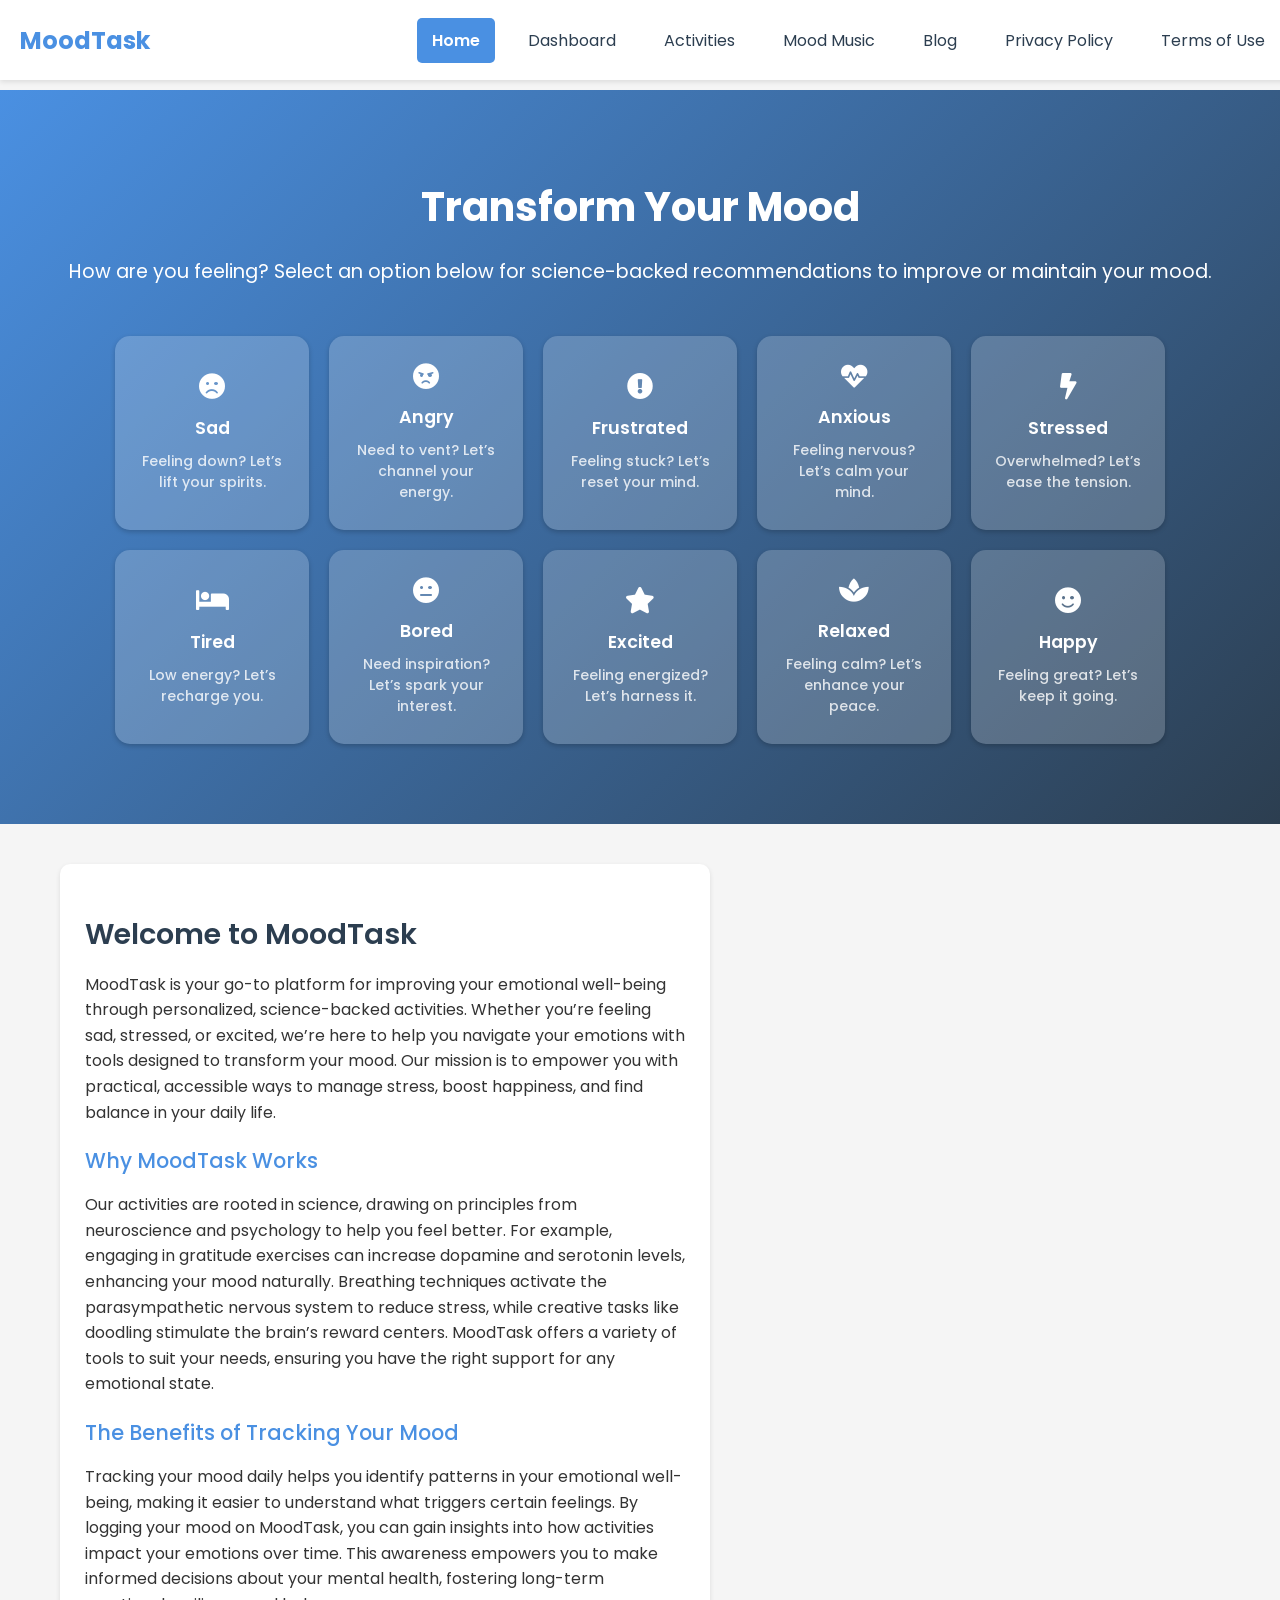
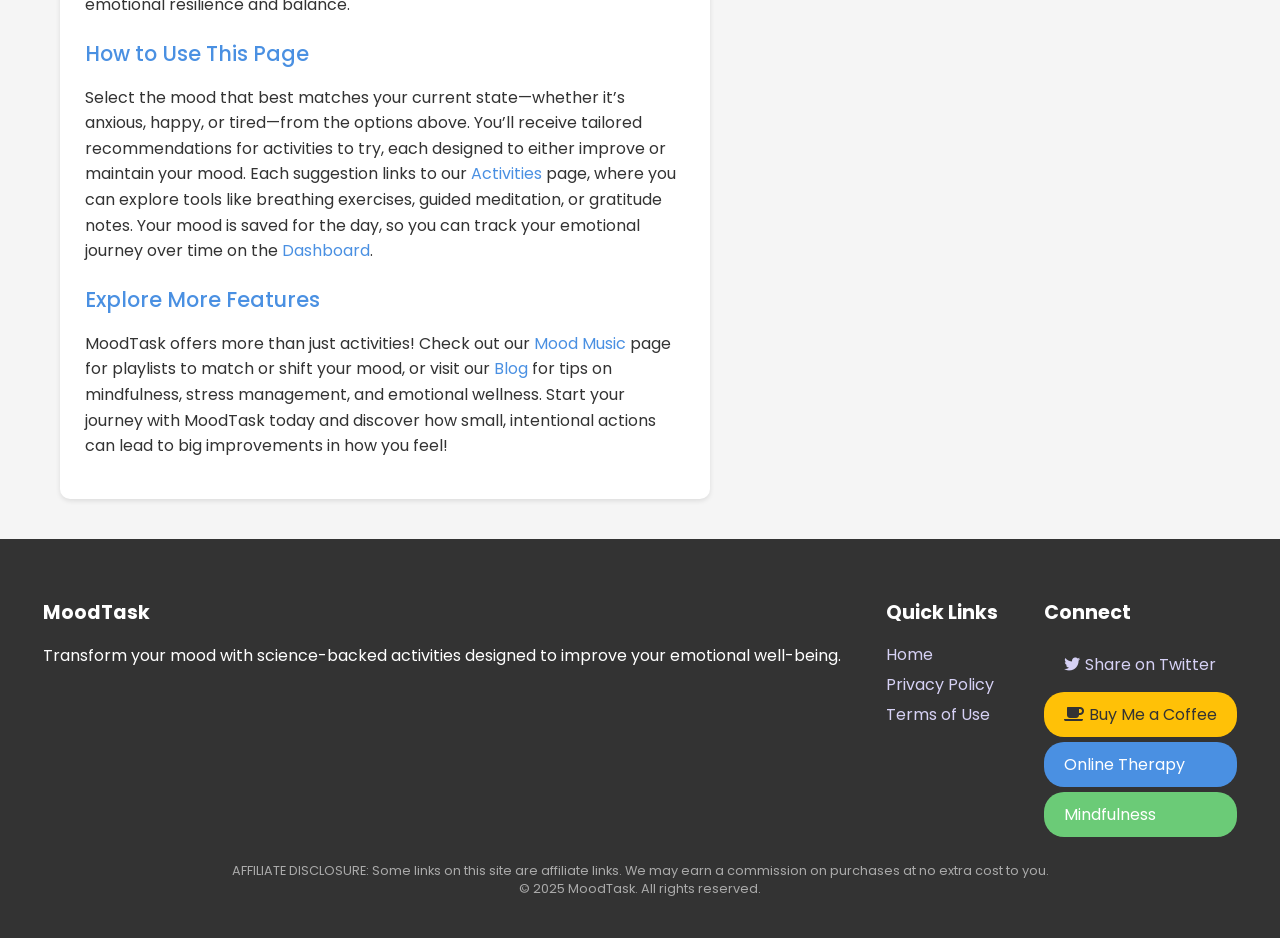
<file: index.html>
<!DOCTYPE html>
<html lang="en">
<head>
    <meta charset="UTF-8">
    <meta name="viewport" content="width=device-width, initial-scale=1.0">
    <meta name="description" content="MoodTask helps you improve your mood with personalized, science-backed activities.">
    <meta name="keywords" content="MoodTask, mental health, mood tracker, emotional well-being, stress relief">
    <meta name="robots" content="index, follow">
    <meta name="author" content="MoodTask">
    <title>MoodTask - Transform Your Mood</title>
    <link rel="icon" type="image/x-icon" href="favicon.ico">
    <link href="https://fonts.googleapis.com/css2?family=Poppins:wght@300;400;500;600;700&display=swap" rel="stylesheet">
    <link rel="stylesheet" href="https://cdnjs.cloudflare.com/ajax/libs/font-awesome/5.15.4/css/all.min.css">
    <!-- Google AdSense Code -->
    <script async src="https://pagead2.googlesyndication.com/pagead/js/adsbygoogle.js?client=ca-pub-15181337633801567" crossorigin="anonymous"></script>
    <style>
        body {
            font-family: 'Poppins', sans-serif;
            background-color: #f5f5f5;
            margin: 0;
            padding: 0;
            color: #333;
            transition: background-color 0.3s ease;
        }
        .nav-bar {
            background-color: #fff;
            padding: 10px 20px;
            display: flex;
            justify-content: space-between;
            align-items: center;
            box-shadow: 0 2px 5px rgba(0,0,0,0.1);
            position: fixed;
            width: 100%;
            top: 0;
            z-index: 1000;
            max-width: 1400px;
            margin: 0 auto;
            left: 0;
            right: 0;
            height: 60px;
            backdrop-filter: blur(5px);
            background-color: rgba(255, 255, 255, 0.95);
        }
        .nav-bar .logo {
            font-size: 1.5em;
            font-weight: 700;
            color: #4A90E2;
        }
        .nav-bar .nav-links {
            display: flex;
            align-items: center;
            gap: 18px;
            padding-left: 30px;
            padding-right: 20px;
        }
        .nav-bar a {
            padding: 10px 15px;
            text-decoration: none;
            color: #2C3E50;
            font-weight: 400;
            transition: color 0.3s ease, background-color 0.3s ease, box-shadow 0.3s ease;
            border-radius: 5px;
        }
        .nav-bar a:hover {
            background-color: #f0f0f0;
            color: #2C3E50;
            box-shadow: 0 2px 5px rgba(0,0,0,0.1);
        }
        .nav-bar a.active {
            background-color: #4A90E2;
            color: white;
            font-weight: 600;
            transition: background-color 0.3s ease, color 0.3s ease;
        }
        .nav-bar .dropdown {
            position: relative;
            display: inline-block;
        }
        .nav-bar .dropdown-content {
            display: none;
            position: absolute;
            background-color: #fff;
            min-width: 160px;
            box-shadow: 0 8px 16px rgba(0,0,0,0.2);
            z-index: 1;
            border-radius: 5px;
            top: 100%;
            left: 0;
        }
        .nav-bar .dropdown-content a {
            color: #2C3E50;
            padding: 10px 16px;
            text-decoration: none;
            display: block;
            margin: 0;
            line-height: 1.5;
        }
        .nav-bar .dropdown-content a:hover {
            background-color: #f0f0f0;
        }
        .nav-bar .dropdown:hover .dropdown-content {
            display: block;
        }
        .hamburger {
            display: none;
            font-size: 1.5em;
            cursor: pointer;
            color: #2C3E50;
        }
        .main-content {
            transition: opacity 0.5s ease;
            padding-top: 60px;
        }
        .main-content.fade-out {
            opacity: 0;
        }
        .main-content.fade-in {
            opacity: 1;
        }
        .hero {
            background: linear-gradient(135deg, #4A90E2, #2C3E50);
            color: white;
            padding: 60px 20px;
            text-align: center;
            position: relative;
        }
        .hero h1 {
            font-size: 2.5em;
            margin-bottom: 20px;
        }
        .hero p {
            font-size: 1.2em;
            margin-bottom: 30px;
        }
        .mood-grid {
            margin-top: 30px;
            width: 100%;
            padding: 20px;
            box-sizing: border-box;
            display: flex;
            flex-wrap: wrap;
            justify-content: center;
            gap: 20px;
            max-width: 1200px;
            margin-left: auto;
            margin-right: auto;
        }
        .mood-grid .mood-option {
            animation: fadeIn 0.5s ease forwards;
        }
        .mood-option {
            background: rgba(255, 255, 255, 0.2);
            color: white;
            padding: 20px;
            text-align: center;
            border-radius: 15px;
            cursor: pointer;
            font-size: 1.1em;
            font-weight: 500;
            display: flex;
            flex-direction: column;
            align-items: center;
            justify-content: center;
            gap: 10px;
            box-shadow: 0 2px 5px rgba(0,0,0,0.2);
            width: 150px;
            height: 150px;
            border: 2px solid transparent;
            transition: transform 0.3s, background 0.3s, border 0.3s;
            opacity: 0; /* Start hidden for fade-in */
        }
        .mood-option:hover {
            transform: scale(1.05);
            background: rgba(255, 255, 255, 0.3);
            border: 2px solid #FFD700;
        }
        .mood-option:focus {
            outline: 2px solid #FFD700;
            outline-offset: 2px;
        }
        .mood-option.selected {
            border: 2px solid #FFD700;
            box-shadow: 0 0 10px #FFD700;
            animation: glow 0.5s ease;
        }
        .mood-option i {
            font-size: 1.5em;
            margin-bottom: 5px;
        }
        .mood-option span {
            font-size: 1em;
            font-weight: 600;
        }
        .mood-option p {
            font-size: 0.8em;
            margin: 0;
            color: rgba(255, 255, 255, 0.8);
        }
        @keyframes fadeIn {
            from { opacity: 0; transform: translateY(10px); }
            to { opacity: 1; transform: translateY(0); }
        }
        @keyframes glow {
            0% { box-shadow: 0 0 5px #FFD700; }
            50% { box-shadow: 0 0 15px #FFD700; }
            100% { box-shadow: 0 0 5px #FFD700; }
        }
        .recommendation {
            display: none;
            background-color: rgba(255, 255, 255, 0.9);
            padding: 25px;
            border-radius: 10px;
            box-shadow: 0 2px 5px rgba(0,0,0,0.1);
            margin: 20px auto;
            text-align: left;
            opacity: 0;
            transition: opacity 0.5s ease;
            position: relative;
            border-left: 4px solid transparent;
            max-width: 600px;
            color: #333;
        }
        .recommendation.active {
            display: block;
            opacity: 1;
            animation: glowRecommendation 0.5s ease;
        }
        @keyframes glowRecommendation {
            0% { box-shadow: 0 0 5px rgba(0,0,0,0.1); }
            50% { box-shadow: 0 0 15px rgba(0,0,0,0.2); }
            100% { box-shadow: 0 0 5px rgba(0,0,0,0.1); }
        }
        .recommendation .back-button {
            display: inline-block;
            padding: 8px 16px;
            background-color: #4A90E2;
            color: white;
            text-decoration: none;
            border-radius: 5px;
            margin-bottom: 15px;
            font-size: 0.9em;
            transition: background-color 0.3s;
        }
        .recommendation .back-button:hover {
            background-color: #2C3E50;
        }
        .recommendation .back-button:focus {
            outline: 2px solid #FFD700;
            outline-offset: 2px;
        }
        .recommendation .header {
            text-align: center;
            margin-bottom: 20px;
        }
        .recommendation .header h2 {
            font-size: 1.8em;
            font-weight: 600;
            color: #2C3E50;
            margin-bottom: 5px;
        }
        .recommendation .header p {
            font-size: 1em;
            color: #555;
            font-style: italic;
        }
        .recommendation .activity {
            display: flex;
            align-items: flex-start;
            gap: 15px;
            margin-bottom: 20px;
            padding: 10px;
            border-radius: 5px;
            transition: background 0.3s;
        }
        .recommendation .activity:hover {
            background: #f5f5f5;
        }
        .recommendation .activity i {
            font-size: 1.5em;
            color: #4A90E2;
        }
        .recommendation .activity div {
            flex: 1;
        }
        .recommendation .activity h4 {
            font-size: 1.2em;
            font-weight: 600;
            margin-bottom: 5px;
            color: #333;
        }
        .recommendation .activity p {
            font-size: 0.95em;
            color: #555;
            margin-bottom: 10px;
            line-height: 1.5;
        }
        .recommendation .activity a {
            color: #4A90E2;
            text-decoration: none;
            font-weight: 500;
            display: inline-block;
            padding: 8px 16px;
            background-color: #4A90E2;
            color: white;
            border-radius: 20px;
            font-size: 0.9em;
            transition: background-color 0.3s;
        }
        .recommendation .activity a:hover {
            background-color: #2C3E50;
            text-decoration: none;
        }
        .recommendation .expert-explanation {
            font-size: 0.9em;
            color: #666;
            font-style: italic;
            background: #f0f0f0;
            padding: 10px;
            border-left: 3px solid #4A90E2;
            border-radius: 5px;
            line-height: 1.5;
        }
        .recommendation[data-mood="Sad"] { border-left-color: #4A90E2; }
        .recommendation[data-mood="Sad"] .header h2 { color: #4A90E2; }
        .recommendation[data-mood="Angry"] { border-left-color: #FF6B6B; }
        .recommendation[data-mood="Angry"] .header h2 { color: #FF6B6B; }
        .recommendation[data-mood="Frustrated"] { border-left-color: #FF8C00; }
        .recommendation[data-mood="Frustrated"] .header h2 { color: #FF8C00; }
        .recommendation[data-mood="Anxious"] { border-left-color: #FFD700; }
        .recommendation[data-mood="Anxious"] .header h2 { color: #FFD700; }
        .recommendation[data-mood="Stressed"] { border-left-color: #FF4040; }
        .recommendation[data-mood="Stressed"] .header h2 { color: #FF4040; }
        .recommendation[data-mood="Tired"] { border-left-color: #A9A9A9; }
        .recommendation[data-mood="Tired"] .header h2 { color: #A9A9A9; }
        .recommendation[data-mood="Bored"] { border-left-color: #808080; }
        .recommendation[data-mood="Bored"] .header h2 { color: #808080; }
        .recommendation[data-mood="Excited"] { border-left-color: #FF69B4; }
        .recommendation[data-mood="Excited"] .header h2 { color: #FF69B4; }
        .recommendation[data-mood="Relaxed"] { border-left-color: #32CD32; }
        .recommendation[data-mood="Relaxed"] .header h2 { color: #32CD32; }
        .recommendation[data-mood="Happy"] { border-left-color: #FFD700; }
        .recommendation[data-mood="Happy"] .header h2 { color: #FFD700; }
        .content-wrapper {
            display: flex;
            flex-wrap: wrap;
            justify-content: space-between;
            max-width: 1200px;
            margin: 0 auto;
            padding: 20px;
        }
        .welcome-guide {
            flex: 1;
            max-width: 600px;
            background: #fff;
            padding: 25px;
            border-radius: 10px;
            box-shadow: 0 2px 5px rgba(0,0,0,0.1);
            margin: 20px;
            text-align: left;
        }
        .welcome-guide h2 {
            font-size: 1.8em;
            font-weight: 600;
            color: #2C3E50;
            margin-bottom: 15px;
        }
        .welcome-guide h3 {
            font-size: 1.3em;
            font-weight: 500;
            color: #4A90E2;
            margin-top: 20px;
            margin-bottom: 10px;
        }
        .welcome-guide p {
            font-size: 1em;
            line-height: 1.6;
            color: #333;
            margin-bottom: 15px;
        }
        .welcome-guide a {
            color: #4A90E2;
            text-decoration: none;
        }
        .welcome-guide a:hover {
            text-decoration: underline;
        }
        .footer {
            background-color: #333;
            color: white;
            padding: 40px 20px;
            display: flex;
            justify-content: space-around;
            flex-wrap: wrap;
            text-align: left;
        }
        .footer h3 {
            margin-bottom: 15px;
            font-size: 1.2em;
        }
        .footer a {
            color: #D6D1F5;
            text-decoration: none;
            display: block;
            margin: 5px 0;
        }
        .footer a:hover {
            text-decoration: underline;
        }
        .footer .affiliate-note {
            font-size: 0.8em;
            color: #aaa;
            margin-top: 20px;
            text-align: center;
            width: 100%;
        }
        .footer .connect a {
            padding: 10px 20px;
            margin: 5px 0;
            border: none;
            border-radius: 20px;
            cursor: pointer;
            font-size: 1em;
            display: flex;
            align-items: center;
            gap: 5px;
            text-decoration: none;
        }
        .footer .connect .coffee {
            background-color: #FFC107;
            color: #333;
        }
        .footer .connect .therapy {
            background-color: #4A90E2;
            color: white;
        }
        .footer .connect .mindfulness {
            background-color: #6BCB77;
            color: white;
        }
        @media (max-width: 600px) {
            .nav-bar {
                height: 50px;
                padding: 5px 10px;
                justify-content: space-between;
                align-items: center;
            }
            .nav-bar .logo {
                font-size: 1.2em;
            }
            .nav-bar .nav-links {
                display: none;
                flex-direction: column;
                position: absolute;
                top: 50px;
                left: 0;
                width: 100%;
                background-color: #fff;
                box-shadow: 0 2px 5px rgba(0,0,0,0.1);
                padding: 10px 0;
            }
            .nav-bar .nav-links.active {
                display: flex;
            }
            .nav-bar a {
                padding: 10px;
                width: 100%;
                text-align: center;
                box-sizing: border-box;
            }
            .nav-bar .dropdown {
                width: 100%;
            }
            .nav-bar .dropdown-content {
                width: 100%;
                left: 0;
                position: relative;
                box-shadow: none;
            }
            .hamburger {
                display: block;
                margin-right: 10px; /* Shift hamburger menu left */
            }
            .main-content {
                padding-top: 60px;
            }
            .hero {
                padding: 30px 15px;
            }
            .hero h1 {
                font-size: 1.8em;
            }
            .hero p {
                font-size: 1em;
            }
            .mood-grid {
                display: grid;
                grid-template-columns: repeat(auto-fit, minmax(120px, 1fr));
                gap: 10px;
                align-items: center;
                justify-items: center;
            }
            .mood-option {
                width: 120px;
                height: 120px;
                padding: 10px;
            }
            .mood-option i {
                font-size: 1.2em;
            }
            .mood-option span {
                font-size: 0.9em;
            }
            .mood-option p {
                font-size: 0.7em;
            }
            .recommendation {
                margin: 20px 10px;
                max-width: 100%;
                padding: 20px;
            }
            .recommendation .header h2 {
                font-size: 1.5em;
            }
            .recommendation .header p {
                font-size: 0.95em;
            }
            .recommendation .activity h4 {
                font-size: 1.1em;
            }
            .recommendation .activity p {
                font-size: 0.9em;
            }
            .content-wrapper {
                flex-direction: column;
                padding: 0 10px;
            }
            .welcome-guide {
                margin: 20px auto;
                max-width: 100%;
                padding: 20px;
            }
            .welcome-guide h2 {
                font-size: 1.5em;
            }
            .welcome-guide h3 {
                font-size: 1.2em;
            }
            .welcome-guide p {
                font-size: 0.95em;
            }
        }
    </style>
</head>
<body>
    <div class="nav-bar">
        <div class="logo">MoodTask</div>
        <div class="hamburger" id="hamburger">
            <i class="fas fa-bars"></i>
        </div>
        <div class="nav-links" id="navLinks">
            <a href="index.html" class="active">Home</a>
            <a href="calendar.html">Dashboard</a>
            <a href="activities.html">Activities</a>
            <a href="music.html">Mood Music</a>
            <a href="blog.html">Blog</a>
            <a href="privacy.html">Privacy Policy</a>
            <a href="terms.html">Terms of Use</a>
        </div>
    </div>
    <div class="main-content fade-in">
        <div class="hero">
            <h1>Transform Your Mood</h1>
            <p>How are you feeling? Select an option below for science-backed recommendations to improve or maintain your mood.</p>
            <div class="mood-grid" id="moodGrid">
                <div class="mood-option" data-mood="Sad" tabindex="0" aria-label="Select Sad mood">
                    <i class="fas fa-frown"></i>
                    <span>Sad</span>
                    <p>Feeling down? Let’s lift your spirits.</p>
                </div>
                <div class="mood-option" data-mood="Angry" tabindex="0" aria-label="Select Angry mood">
                    <i class="fas fa-angry"></i>
                    <span>Angry</span>
                    <p>Need to vent? Let’s channel your energy.</p>
                </div>
                <div class="mood-option" data-mood="Frustrated" tabindex="0" aria-label="Select Frustrated mood">
                    <i class="fas fa-exclamation-circle"></i>
                    <span>Frustrated</span>
                    <p>Feeling stuck? Let’s reset your mind.</p>
                </div>
                <div class="mood-option" data-mood="Anxious" tabindex="0" aria-label="Select Anxious mood">
                    <i class="fas fa-heartbeat"></i>
                    <span>Anxious</span>
                    <p>Feeling nervous? Let’s calm your mind.</p>
                </div>
                <div class="mood-option" data-mood="Stressed" tabindex="0" aria-label="Select Stressed mood">
                    <i class="fas fa-bolt"></i>
                    <span>Stressed</span>
                    <p>Overwhelmed? Let’s ease the tension.</p>
                </div>
                <div class="mood-option" data-mood="Tired" tabindex="0" aria-label="Select Tired mood">
                    <i class="fas fa-bed"></i>
                    <span>Tired</span>
                    <p>Low energy? Let’s recharge you.</p>
                </div>
                <div class="mood-option" data-mood="Bored" tabindex="0" aria-label="Select Bored mood">
                    <i class="fas fa-meh"></i>
                    <span>Bored</span>
                    <p>Need inspiration? Let’s spark your interest.</p>
                </div>
                <div class="mood-option" data-mood="Excited" tabindex="0" aria-label="Select Excited mood">
                    <i class="fas fa-star"></i>
                    <span>Excited</span>
                    <p>Feeling energized? Let’s harness it.</p>
                </div>
                <div class="mood-option" data-mood="Relaxed" tabindex="0" aria-label="Select Relaxed mood">
                    <i class="fas fa-spa"></i>
                    <span>Relaxed</span>
                    <p>Feeling calm? Let’s enhance your peace.</p>
                </div>
                <div class="mood-option" data-mood="Happy" tabindex="0" aria-label="Select Happy mood">
                    <i class="fas fa-smile"></i>
                    <span>Happy</span>
                    <p>Feeling great? Let’s keep it going.</p>
                </div>
            </div>
            <div class="recommendation" id="SadRecommendation" data-mood="Sad" role="region" aria-label="Recommendation for Sad mood">
                <a href="#" class="back-button" tabindex="0" aria-label="Back to mood selection">Back to Mood Selection</a>
                <div class="header">
                    <h2>You're Feeling Sad</h2>
                    <p>Science-Backed Solutions to Transform Your Mood</p>
                </div>
                <div class="activity">
                    <i class="fas fa-pen"></i>
                    <div>
                        <h4>Gratitude Note</h4>
                        <p>Write down three things you’re thankful for to shift your focus to positivity.</p>
                        <div class="expert-explanation">
                            “Gratitude activates the prefrontal cortex, enhancing emotional regulation and reducing sadness.” – Dr. Andrew Huberman, Neuroscientist
                        </div>
                        <a href="activities.html">Try this activity</a>
                    </div>
                </div>
                <div class="activity">
                    <i class="fas fa-walking"></i>
                    <div>
                        <h4>Nature Walk</h4>
                        <p>Take a 15-minute walk in a park or green space to boost your mood.</p>
                        <div class="expert-explanation">
                            “Exposure to nature reduces stress and improves mood by activating restorative brain pathways.” – Dr. Roger Ulrich, Environmental Psychologist
                        </div>
                        <a href="activities.html">Try this activity</a>
                    </div>
                </div>
                <div class="activity">
                    <i class="fas fa-headphones"></i>
                    <div>
                        <h4>Listen to Uplifting Music</h4>
                        <p>Play an upbeat playlist to increase dopamine and lift your spirits.</p>
                        <div class="expert-explanation">
                            “Music can stimulate dopamine release, improving mood and emotional well-being.” – Dr. Daniel Levitin, Neuroscientist
                        </div>
                        <a href="music.html">Listen now</a>
                    </div>
                </div>
            </div>
            <div class="recommendation" id="AngryRecommendation" data-mood="Angry" role="region" aria-label="Recommendation for Angry mood">
                <a href="#" class="back-button" tabindex="0" aria-label="Back to mood selection">Back to Mood Selection</a>
                <div class="header">
                    <h2>You're Feeling Angry</h2>
                    <p>Science-Backed Solutions to Transform Your Mood</p>
                </div>
                <div class="activity">
                    <i class="fas fa-fist-raised"></i>
                    <div>
                        <h4>Punching Bag</h4>
                        <p>Release tension by hitting a real punching bag, punching a pillow, or shadow boxing to let out your anger.</p>
                        <div class="expert-explanation">
                            “Physical activity reduces cortisol and adrenaline, calming the amygdala and restoring emotional balance.” – Dr. Andrew Huberman, Neuroscientist
                        </div>
                    </div>
                </div>
                <div class="activity">
                    <i class="fas fa-running"></i>
                    <div>
                        <h4>Jumping Jacks</h4>
                        <p>Do 2 minutes of jumping jacks to release endorphins and diffuse anger.</p>
                        <div class="expert-explanation">
                            “Exercise triggers endorphin release, which can quickly reduce feelings of anger.” – Dr. John Ratey, Psychiatrist
                        </div>
                    </div>
                </div>
                <div class="activity">
                    <i class="fas fa-lungs"></i>
                    <div>
                        <h4>Breathing Exercise</h4>
                        <p>Practice 4-7-8 breathing to calm your nervous system.</p>
                        <div class="expert-explanation">
                            “Slow breathing alters physiological arousal, shifting anger into calm.” – Dr. Lisa Feldman Barrett, Psychologist
                        </div>
                        <a href="activities.html">Try this activity</a>
                    </div>
                </div>
            </div>
            <div class="recommendation" id="FrustratedRecommendation" data-mood="Frustrated" role="region" aria-label="Recommendation for Frustrated mood">
                <a href="#" class="back-button" tabindex="0" aria-label="Back to mood selection">Back to Mood Selection</a>
                <div class="header">
                    <h2>You're Feeling Frustrated</h2>
                    <p>Science-Backed Solutions to Transform Your Mood</p>
                </div>
                <div class="activity">
                    <i class="fas fa-trash"></i>
                    <div>
                        <h4>Worry Shredder</h4>
                        <p>Write down what’s frustrating you and shred it to let go.</p>
                        <div class="expert-explanation">
                            “Expressive writing reduces amygdala activity, helping process and release frustration.” – Dr. James Pennebaker, Psychologist
                        </div>
                        <a href="activities.html">Try this activity</a>
                    </div>
                </div>
                <div class="activity">
                    <i class="fas fa-running"></i>
                    <div>
                        <h4>Jumping Jacks</h4>
                        <p>Do 2 minutes of jumping jacks to release physical tension.</p>
                        <div class="expert-explanation">
                            “Physical activity lowers cortisol, diffusing frustration and calming the mind.” – Dr. John Ratey, Psychiatrist
                        </div>
                    </div>
                </div>
                <div class="activity">
                    <i class="fas fa-lungs"></i>
                    <div>
                        <h4>Breathing Exercise</h4>
                        <p>Try slow, deep breathing to reset your emotional state.</p>
                        <div class="expert-explanation">
                            “Breathing alters physiological arousal, reshaping frustration into calm.” – Dr. Lisa Feldman Barrett, Psychologist
                        </div>
                        <a href="activities.html">Try this activity</a>
                    </div>
                </div>
            </div>
            <div class="recommendation" id="AnxiousRecommendation" data-mood="Anxious" role="region" aria-label="Recommendation for Anxious mood">
                <a href="#" class="back-button" tabindex="0" aria-label="Back to mood selection">Back to Mood Selection</a>
                <div class="header">
                    <h2>You're Feeling Anxious</h2>
                    <p>Science-Backed Solutions to Transform Your Mood</p>
                </div>
                <div class="activity">
                    <i class="fas fa-lungs"></i>
                    <div>
                        <h4>Breathing Exercise</h4>
                        <p>Try 4-7-8 breathing to calm your nervous system.</p>
                        <div class="expert-explanation">
                            “Extended exhalation triggers the parasympathetic response, reducing anxiety.” – Dr. Andrew Huberman, Neuroscientist
                        </div>
                        <a href="activities.html">Try this activity</a>
                    </div>
                </div>
                <div class="activity">
                    <i class="fas fa-eye"></i>
                    <div>
                        <h4>Color Focus</h4>
                        <p>Ground yourself by focusing on a specific color around you.</p>
                        <div class="expert-explanation">
                            “Visual focus diverts attention from anxious thoughts, stabilizing heart rate.” – Dr. Andrew Huberman, Neuroscientist
                        </div>
                        <a href="activities.html">Try this activity</a>
                    </div>
                </div>
                <div class="activity">
                    <i class="fas fa-walking"></i>
                    <div>
                        <h4>Nature Walk</h4>
                        <p>Take a 15-minute walk in nature to reduce anxiety.</p>
                        <div class="expert-explanation">
                            “Nature exposure lowers cortisol levels, promoting calmness.” – Dr. Roger Ulrich, Environmental Psychologist
                        </div>
                        <a href="activities.html">Try this activity</a>
                    </div>
                </div>
            </div>
            <div class="recommendation" id="StressedRecommendation" data-mood="Stressed" role="region" aria-label="Recommendation for Stressed mood">
                <a href="#" class="back-button" tabindex="0" aria-label="Back to mood selection">Back to Mood Selection</a>
                <div class="header">
                    <h2>You're Feeling Stressed</h2>
                    <p>Science-Backed Solutions to Transform Your Mood</p>
                </div>
                <div class="activity">
                    <i class="fas fa-lungs"></i>
                    <div>
                        <h4>Breathing Exercise</h4>
                        <p>Practice slow breathing to lower cortisol levels.</p>
                        <div class="expert-explanation">
                            “Slow breathing activates the vagus nerve, reducing stress.” – Dr. Andrew Huberman, Neuroscientist
                        </div>
                        <a href="activities.html">Try this activity</a>
                    </div>
                </div>
                <div class="activity">
                    <i class="fas fa-hands"></i>
                    <div>
                        <h4>Progressive Muscle Relaxation</h4>
                        <p>Tense and relax each muscle group to release stress.</p>
                        <div class="expert-explanation">
                            “Progressive Muscle Relaxation lowers sympathetic activity, reducing stress.” – Dr. Matt Walker, Sleep Scientist
                        </div>
                        <a href="activities.html">Try this activity</a>
                    </div>
                </div>
                <div class="activity">
                    <i class="fas fa-walking"></i>
                    <div>
                        <h4>Nature Walk</h4>
                        <p>Walk in a green space for 15 minutes to de-stress.</p>
                        <div class="expert-explanation">
                            “Nature exposure reduces cortisol and promotes relaxation.” – Dr. Roger Ulrich, Environmental Psychologist
                        </div>
                        <a href="activities.html">Try this activity</a>
                    </div>
                </div>
            </div>
            <div class="recommendation" id="TiredRecommendation" data-mood="Tired" role="region" aria-label="Recommendation for Tired mood">
                <a href="#" class="back-button" tabindex="0" aria-label="Back to mood selection">Back to Mood Selection</a>
                <div class="header">
                    <h2>You're Feeling Tired</h2>
                    <p>Science-Backed Solutions to Transform Your Mood</p>
                </div>
                <div class="activity">
                    <i class="fas fa-hands"></i>
                    <div>
                        <h4>Progressive Muscle Relaxation</h4>
                        <p>Relax your body to combat fatigue and promote rest.</p>
                        <div class="expert-explanation">
                            “Progressive Muscle Relaxation releases tension, supporting rest.” – Dr. Matt Walker, Sleep Scientist
                        </div>
                        <a href="activities.html">Try this activity</a>
                    </div>
                </div>
                <div class="activity">
                    <i class="fas fa-lungs"></i>
                    <div>
                        <h4>Breathing Exercise</h4>
                        <p>Try a relaxing breath cycle to boost energy.</p>
                        <div class="expert-explanation">
                            “Slow breathing prepares the body for rest, enhancing energy.” – Dr. Andrew Huberman, Neuroscientist
                        </div>
                        <a href="activities.html">Try this activity</a>
                    </div>
                </div>
                <div class="activity">
                    <i class="fas fa-glass-water"></i>
                    <div>
                        <h4>Hydrate Smart</h4>
                        <p>Drink water to stay hydrated, avoiding caffeine after 2 PM or before 10 AM to improve rest.</p>
                        <div class="expert-explanation">
                            “Proper hydration supports energy levels, while limiting caffeine helps regulate sleep cycles.” – Dr. Matt Walker, Sleep Scientist
                        </div>
                        <a href="https://amzn.to/4jbEB3h" target="_blank">Try AG1 for a nutrient boost to support energy</a>
                    </div>
                </div>
            </div>
            <div class="recommendation" id="BoredRecommendation" data-mood="Bored" role="region" aria-label="Recommendation for Bored mood">
                <a href="#" class="back-button" tabindex="0" aria-label="Back to mood selection">Back to Mood Selection</a>
                <div class="header">
                    <h2>You're Feeling Bored</h2>
                    <p>Science-Backed Solutions to Transform Your Mood</p>
                </div>
                <div class="activity">
                    <i class="fas fa-pen-fancy"></i>
                    <div>
                        <h4>Doodle</h4>
                        <p>Sketch freely to engage your creativity and spark interest.</p>
                        <div class="expert-explanation">
                            “Creative tasks engage the prefrontal cortex, reducing boredom.” – Dr. Andrew Huberman, Neuroscientist
                        </div>
                        <a href="activities.html">Try this activity</a>
                    </div>
                </div>
                <div class="activity">
                    <i class="fas fa-headphones"></i>
                    <div>
                        <h4>Listen to Uplifting Music</h4>
                        <p>Play an upbeat playlist to stimulate your brain.</p>
                        <div class="expert-explanation">
                            “Music stimulates dopamine, increasing engagement and interest.” – Dr. Daniel Levitin, Neuroscientist
                        </div>
                        <a href="music.html">Listen now</a>
                    </div>
                </div>
                <div class="activity">
                    <i class="fas fa-walking"></i>
                    <div>
                        <h4>Nature Walk</h4>
                        <p>Take a 15-minute walk in nature to inspire curiosity.</p>
                        <div class="expert-explanation">
                            “Nature exposure enhances sensory engagement, reducing boredom.” – Dr. Roger Ulrich, Environmental Psychologist
                        </div>
                        <a href="activities.html">Try this activity</a>
                    </div>
                </div>
            </div>
            <div class="recommendation" id="ExcitedRecommendation" data-mood="Excited" role="region" aria-label="Recommendation for Excited mood">
                <a href="#" class="back-button" tabindex="0" aria-label="Back to mood selection">Back to Mood Selection</a>
                <div class="header">
                    <h2>You're Feeling Excited</h2>
                    <p>Science-Backed Solutions to Transform Your Mood</p>
                </div>
                <div class="activity">
                    <i class="fas fa-pen-fancy"></i>
                    <div>
                        <h4>Doodle</h4>
                        <p>Express your excitement through creative sketching.</p>
                        <div class="expert-explanation">
                            “Creative expression channels high arousal into positive outcomes.” – Dr. Lisa Feldman Barrett, Psychologist
                        </div>
                        <a href="activities.html">Try this activity</a>
                    </div>
                </div>
                <div class="activity">
                    <i class="fas fa-pen"></i>
                    <div>
                        <h4>Gratitude Note</h4>
                        <p>Reflect on what’s sparking your excitement.</p>
                        <div class="expert-explanation">
                            “Gratitude reinforces positive neural circuits, sustaining high energy.” – Dr. Andrew Huberman, Neuroscientist
                        </div>
                        <a href="activities.html">Try this activity</a>
                    </div>
                </div>
                <div class="activity">
                    <i class="fas fa-running"></i>
                    <div>
                        <h4>Jumping Jacks</h4>
                        <p>Channel your energy with 2 minutes of jumping jacks.</p>
                        <div class="expert-explanation">
                            “Exercise enhances positive arousal, sustaining excitement.” – Dr. John Ratey, Psychiatrist
                        </div>
                    </div>
                </div>
            </div>
            <div class="recommendation" id="RelaxedRecommendation" data-mood="Relaxed" role="region" aria-label="Recommendation for Relaxed mood">
                <a href="#" class="back-button" tabindex="0" aria-label="Back to mood selection">Back to Mood Selection</a>
                <div class="header">
                    <h2>You're Feeling Relaxed</h2>
                    <p>Science-Backed Solutions to Transform Your Mood</p>
                </div>
                <div class="activity">
                    <i class="fas fa-hands"></i>
                    <div>
                        <h4>Progressive Muscle Relaxation</h4>
                        <p>Deepen your relaxation by tensing and relaxing each muscle group.</p>
                        <div class="expert-explanation">
                            “Progressive Muscle Relaxation deepens relaxation by reducing sympathetic activity.” – Dr. Matt Walker, Sleep Scientist
                        </div>
                        <a href="activities.html">Try this activity</a>
                    </div>
                </div>
                <div class="activity">
                    <i class="fas fa-walking"></i>
                    <div>
                        <h4>Nature Walk</h4>
                        <p>Take a leisurely 15-minute walk in nature to maintain your calm.</p>
                        <div class="expert-explanation">
                            “Nature exposure enhances relaxation and mental clarity.” – Dr. Roger Ulrich, Environmental Psychologist
                        </div>
                        <a href="activities.html">Try this activity</a>
                    </div>
                </div>
                <div class="activity">
                    <i class="fas fa-headphones"></i>
                    <div>
                        <h4>Listen to Calming Music</h4>
                        <p>Play a soothing playlist to sustain your relaxed state.</p>
                        <div class="expert-explanation">
                            “Calming music reduces stress hormones, enhancing relaxation.” – Dr. Daniel Levitin, Neuroscientist
                        </div>
                        <a href="music.html">Listen now</a>
                    </div>
                </div>
            </div>
            <div class="recommendation" id="HappyRecommendation" data-mood="Happy" role="region" aria-label="Recommendation for Happy mood">
                <a href="#" class="back-button" tabindex="0" aria-label="Back to mood selection">Back to Mood Selection</a>
                <div class="header">
                    <h2>You're Feeling Happy!</h2>
                    <p>Science-Backed Solutions to Transform Your Mood</p>
                </div>
                <div class="activity">
                    <i class="fas fa-pen"></i>
                    <div>
                        <h4>Gratitude Note</h4>
                        <p>Write down three things you’re thankful for to sustain your positivity.</p>
                        <div class="expert-explanation">
                            “Gratitude strengthens neural pathways for optimism, sustaining happiness.” – Dr. Lisa Feldman Barrett, Psychologist
                        </div>
                        <a href="activities.html">Try this activity</a>
                    </div>
                </div>
                <div class="activity">
                    <i class="fas fa-pen-fancy"></i>
                    <div>
                        <h4>Doodle</h4>
                        <p>Express your happiness through creative sketching.</p>
                        <div class="expert-explanation">
                            “Creative tasks channel positive energy into productive outlets.” – Dr. Andrew Huberman, Neuroscientist
                        </div>
                        <a href="activities.html">Try this activity</a>
                    </div>
                </div>
                <div class="activity">
                    <i class="fas fa-headphones"></i>
                    <div>
                        <h4>Listen to Uplifting Music</h4>
                        <p>Play an upbeat playlist to keep your positive vibe going.</p>
                        <div class="expert-explanation">
                            “Music stimulates dopamine, enhancing feelings of happiness.” – Dr. Daniel Levitin, Neuroscientist
                        </div>
                        <a href="music.html">Listen now</a>
                    </div>
                </div>
            </div>
        </div>
        <div class="content-wrapper">
            <div class="welcome-guide">
                <h2>Welcome to MoodTask</h2>
                <p>MoodTask is your go-to platform for improving your emotional well-being through personalized, science-backed activities. Whether you’re feeling sad, stressed, or excited, we’re here to help you navigate your emotions with tools designed to transform your mood. Our mission is to empower you with practical, accessible ways to manage stress, boost happiness, and find balance in your daily life.</p>
                
                <h3>Why MoodTask Works</h3>
                <p>Our activities are rooted in science, drawing on principles from neuroscience and psychology to help you feel better. For example, engaging in gratitude exercises can increase dopamine and serotonin levels, enhancing your mood naturally. Breathing techniques activate the parasympathetic nervous system to reduce stress, while creative tasks like doodling stimulate the brain’s reward centers. MoodTask offers a variety of tools to suit your needs, ensuring you have the right support for any emotional state.</p>
                
                <h3>The Benefits of Tracking Your Mood</h3>
                <p>Tracking your mood daily helps you identify patterns in your emotional well-being, making it easier to understand what triggers certain feelings. By logging your mood on MoodTask, you can gain insights into how activities impact your emotions over time. This awareness empowers you to make informed decisions about your mental health, fostering long-term emotional resilience and balance.</p>
                
                <h3>How to Use This Page</h3>
                <p>Select the mood that best matches your current state—whether it’s anxious, happy, or tired—from the options above. You’ll receive tailored recommendations for activities to try, each designed to either improve or maintain your mood. Each suggestion links to our <a href="activities.html">Activities</a> page, where you can explore tools like breathing exercises, guided meditation, or gratitude notes. Your mood is saved for the day, so you can track your emotional journey over time on the <a href="calendar.html">Dashboard</a>.</p>
                
                <h3>Explore More Features</h3>
                <p>MoodTask offers more than just activities! Check out our <a href="music.html">Mood Music</a> page for playlists to match or shift your mood, or visit our <a href="blog.html">Blog</a> for tips on mindfulness, stress management, and emotional wellness. Start your journey with MoodTask today and discover how small, intentional actions can lead to big improvements in how you feel!</p>
            </div>
        </div>
        <div class="footer">
            <div>
                <h3>MoodTask</h3>
                <p>Transform your mood with science-backed activities designed to improve your emotional well-being.</p>
            </div>
            <div>
                <h3>Quick Links</h3>
                <a href="index.html">Home</a>
                <a href="privacy.html">Privacy Policy</a>
                <a href="terms.html">Terms of Use</a>
            </div>
            <div class="connect">
                <h3>Connect</h3>
                <a href="https://twitter.com/share?url=https://moodtask.org"><i class="fab fa-twitter"></i> Share on Twitter</a>
                <a href="https://www.buymeacoffee.com/moodtask" class="coffee"><i class="fas fa-coffee"></i> Buy Me a Coffee</a>
                <a href="https://www.online-therapy.com/?aff_id=12345" class="therapy">Online Therapy</a>
                <a href="https://www.mindfulness.com/?aff_id=67890" class="mindfulness">Mindfulness</a>
            </div>
            <div class="affiliate-note">
                AFFILIATE DISCLOSURE: Some links on this site are affiliate links. We may earn a commission on purchases at no extra cost to you.<br>
                © 2025 MoodTask. All rights reserved.
            </div>
        </div>
    </div>
    <script>
        function adjustMainContentPadding() {
            const navBar = document.querySelector('.nav-bar');
            const mainContent = document.querySelector('.main-content');
            if (navBar && mainContent) {
                const navHeight = navBar.offsetHeight;
                mainContent.style.paddingTop = `${navHeight + 10}px`;
            }
        }

        function showRecommendation(mood) {
            document.querySelectorAll('.mood-option').forEach(option => {
                option.classList.remove('selected');
                if (option.dataset.mood === mood) {
                    option.classList.add('selected');
                }
            });

            document.querySelectorAll('.recommendation').forEach(rec => {
                rec.classList.remove('active');
            });
            const recommendation = document.getElementById(mood + 'Recommendation');
            if (recommendation) {
                recommendation.classList.add('active');
                recommendation.scrollIntoView({ behavior: 'smooth', block: 'start' });
                console.log('Showing recommendation for mood:', mood);
            } else {
                console.error('Recommendation element not found for mood:', mood);
            }

            const today = new Date().toISOString().split('T')[0];
            const storedMood = localStorage.getItem(`mood-${today}`);
            if (!storedMood) {
                localStorage.setItem(`mood-${today}`, mood);
                console.log(`Mood "${mood}" saved for ${today}. This will be reflected on the dashboard.`);
            } else {
                console.log(`Mood already saved for ${today}: ${storedMood}. No changes made.`);
            }
        }

        function scrollToMoodGrid() {
            const moodGrid = document.getElementById('moodGrid');
            if (moodGrid) {
                moodGrid.scrollIntoView({ behavior: 'smooth', block: 'start' });
            }
        }

        function toggleNavMenu() {
            const navLinks = document.getElementById('navLinks');
            navLinks.classList.toggle('active');
        }

        document.addEventListener('DOMContentLoaded', () => {
            const navLinks = document.querySelectorAll('.nav-bar .nav-links a');
            const mainContent = document.querySelector('.main-content');
            const hamburger = document.getElementById('hamburger');

            mainContent.classList.add('fade-in');
            adjustMainContentPadding();

            navLinks.forEach(link => {
                link.addEventListener('click', (e) => {
                    e.preventDefault();
                    mainContent.classList.remove('fade-in');
                    mainContent.classList.add('fade-out');
                    setTimeout(() => {
                        window.location.href = link.href;
                    }, 500);
                });
            });

            const moodOptions = document.querySelectorAll('.mood-option');
            if (moodOptions.length > 0) {
                moodOptions.forEach(option => {
                    option.addEventListener('click', () => {
                        const mood = option.dataset.mood;
                        showRecommendation(mood);
                    });
                    option.addEventListener('keydown', (e) => {
                        if (e.key === 'Enter' || e.key === ' ') {
                            e.preventDefault();
                            const mood = option.dataset.mood;
                            showRecommendation(mood);
                        }
                    });
                });
                console.log('Mood option event listeners attached:', moodOptions.length);
            } else {
                console.error('No mood options found');
            }

            const backButtons = document.querySelectorAll('.back-button');
            backButtons.forEach(button => {
                button.addEventListener('click', (e) => {
                    e.preventDefault();
                    document.querySelectorAll('.recommendation').forEach(rec => {
                        rec.classList.remove('active');
                    });
                    scrollToMoodGrid();
                });
                button.addEventListener('keydown', (e) => {
                    if (e.key === 'Enter' || e.key === ' ') {
                        e.preventDefault();
                        document.querySelectorAll('.recommendation').forEach(rec => {
                            rec.classList.remove('active');
                        });
                        scrollToMoodGrid();
                    }
                });
            });

            if (hamburger) {
                hamburger.addEventListener('click', toggleNavMenu);
            }

            window.addEventListener('resize', adjustMainContentPadding);
        });
    </script>
</body>
</html>
</file>
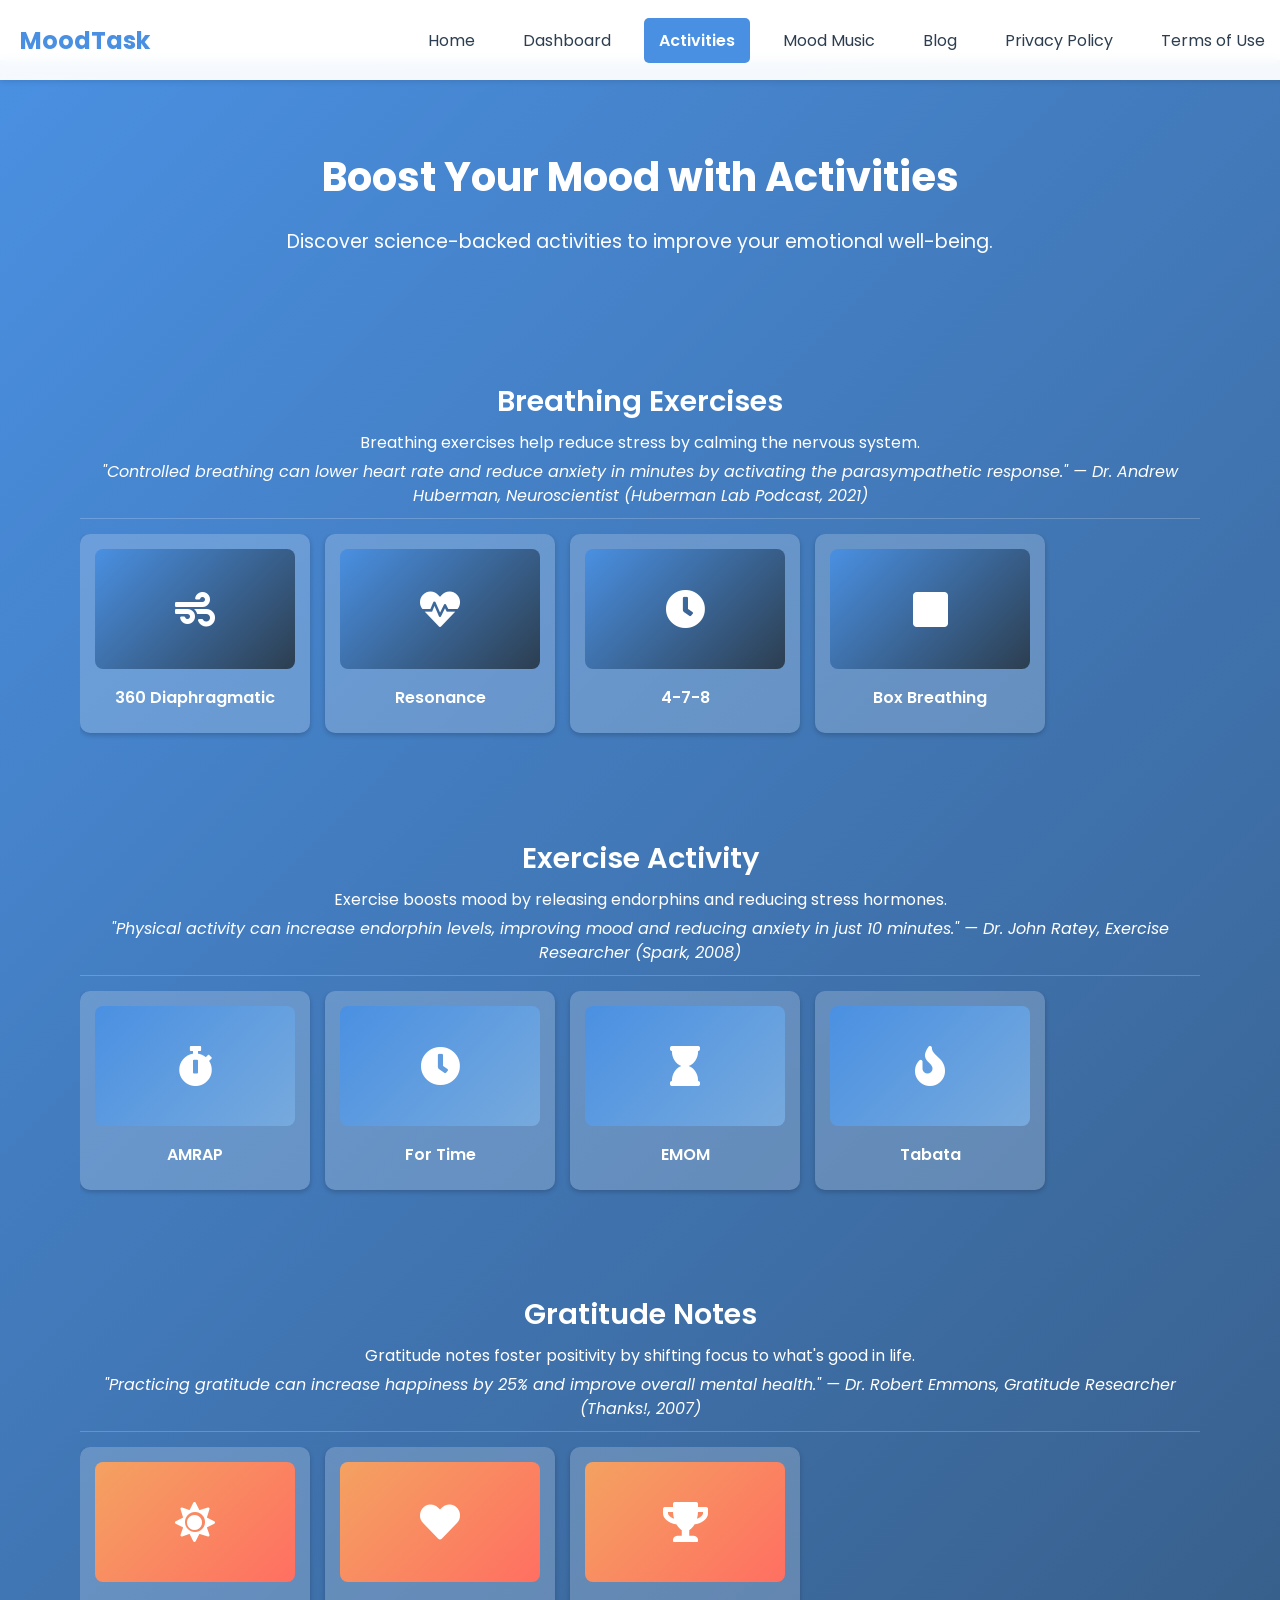
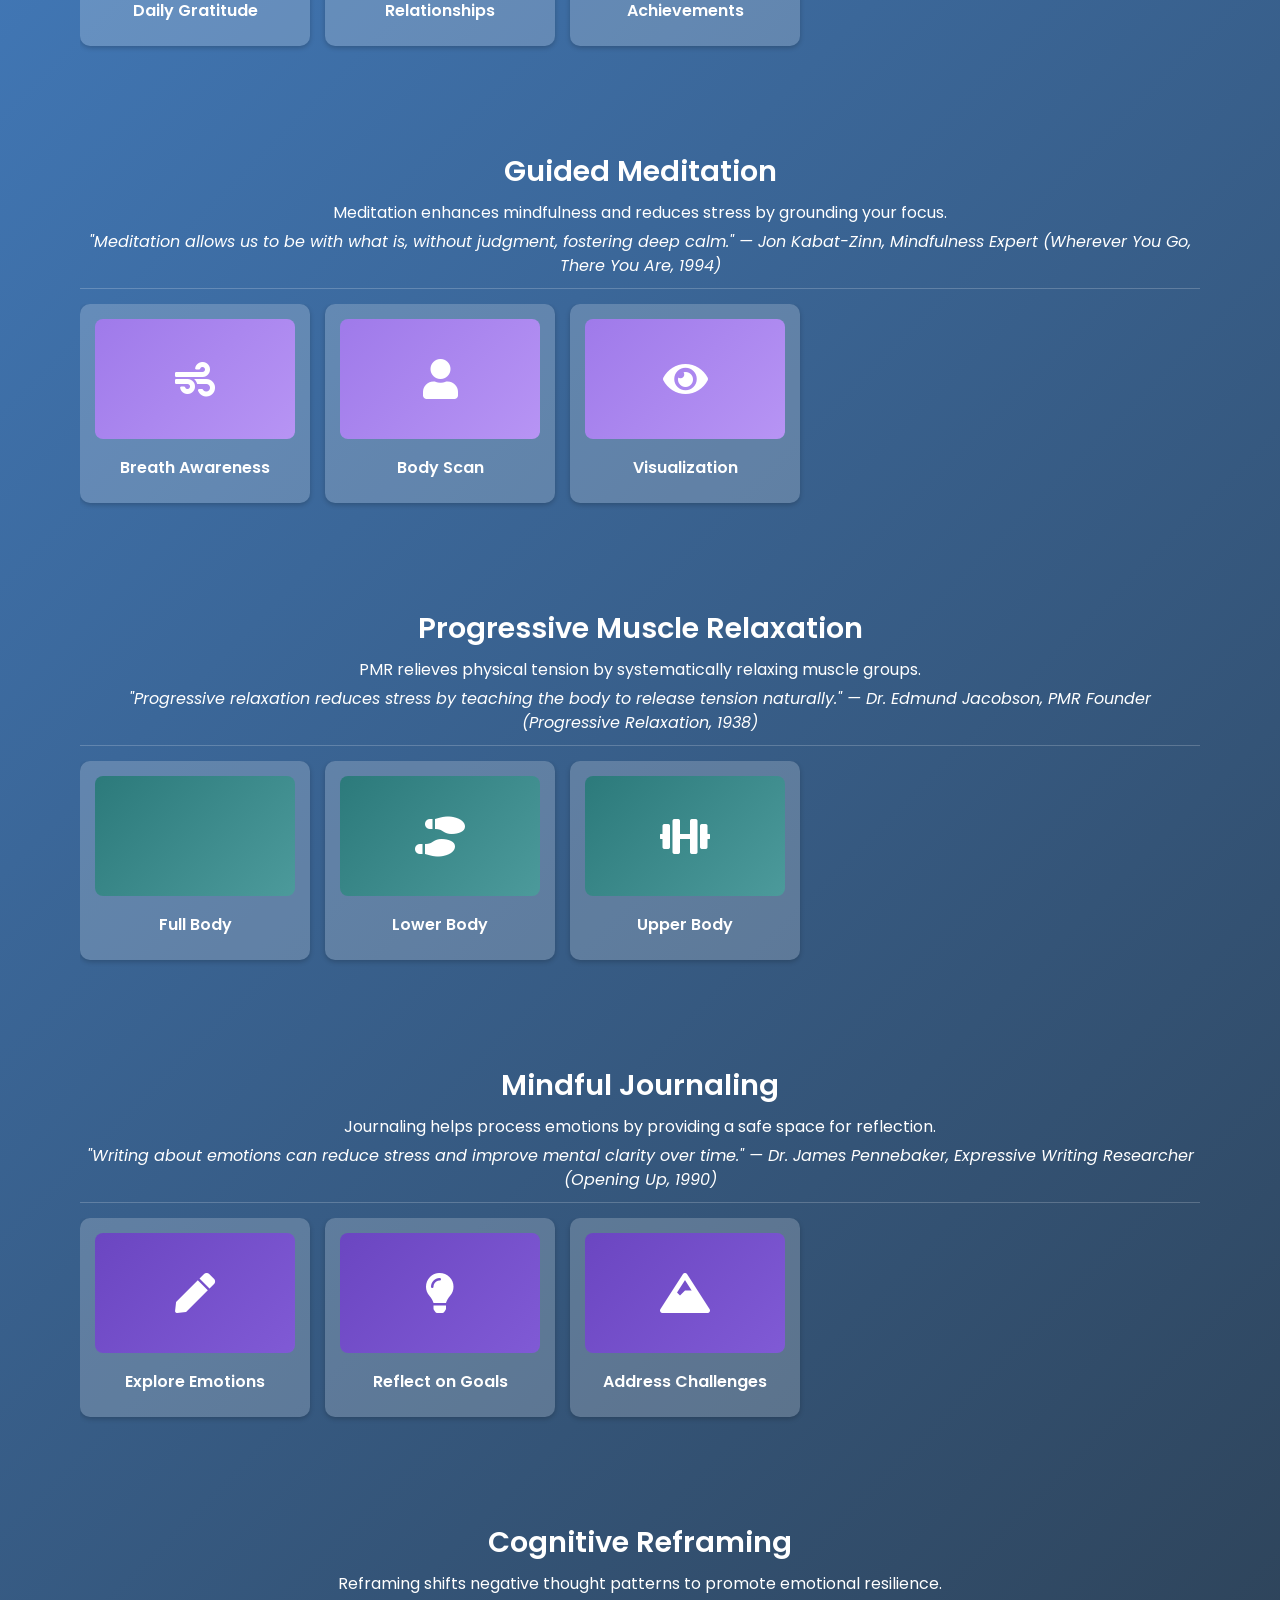
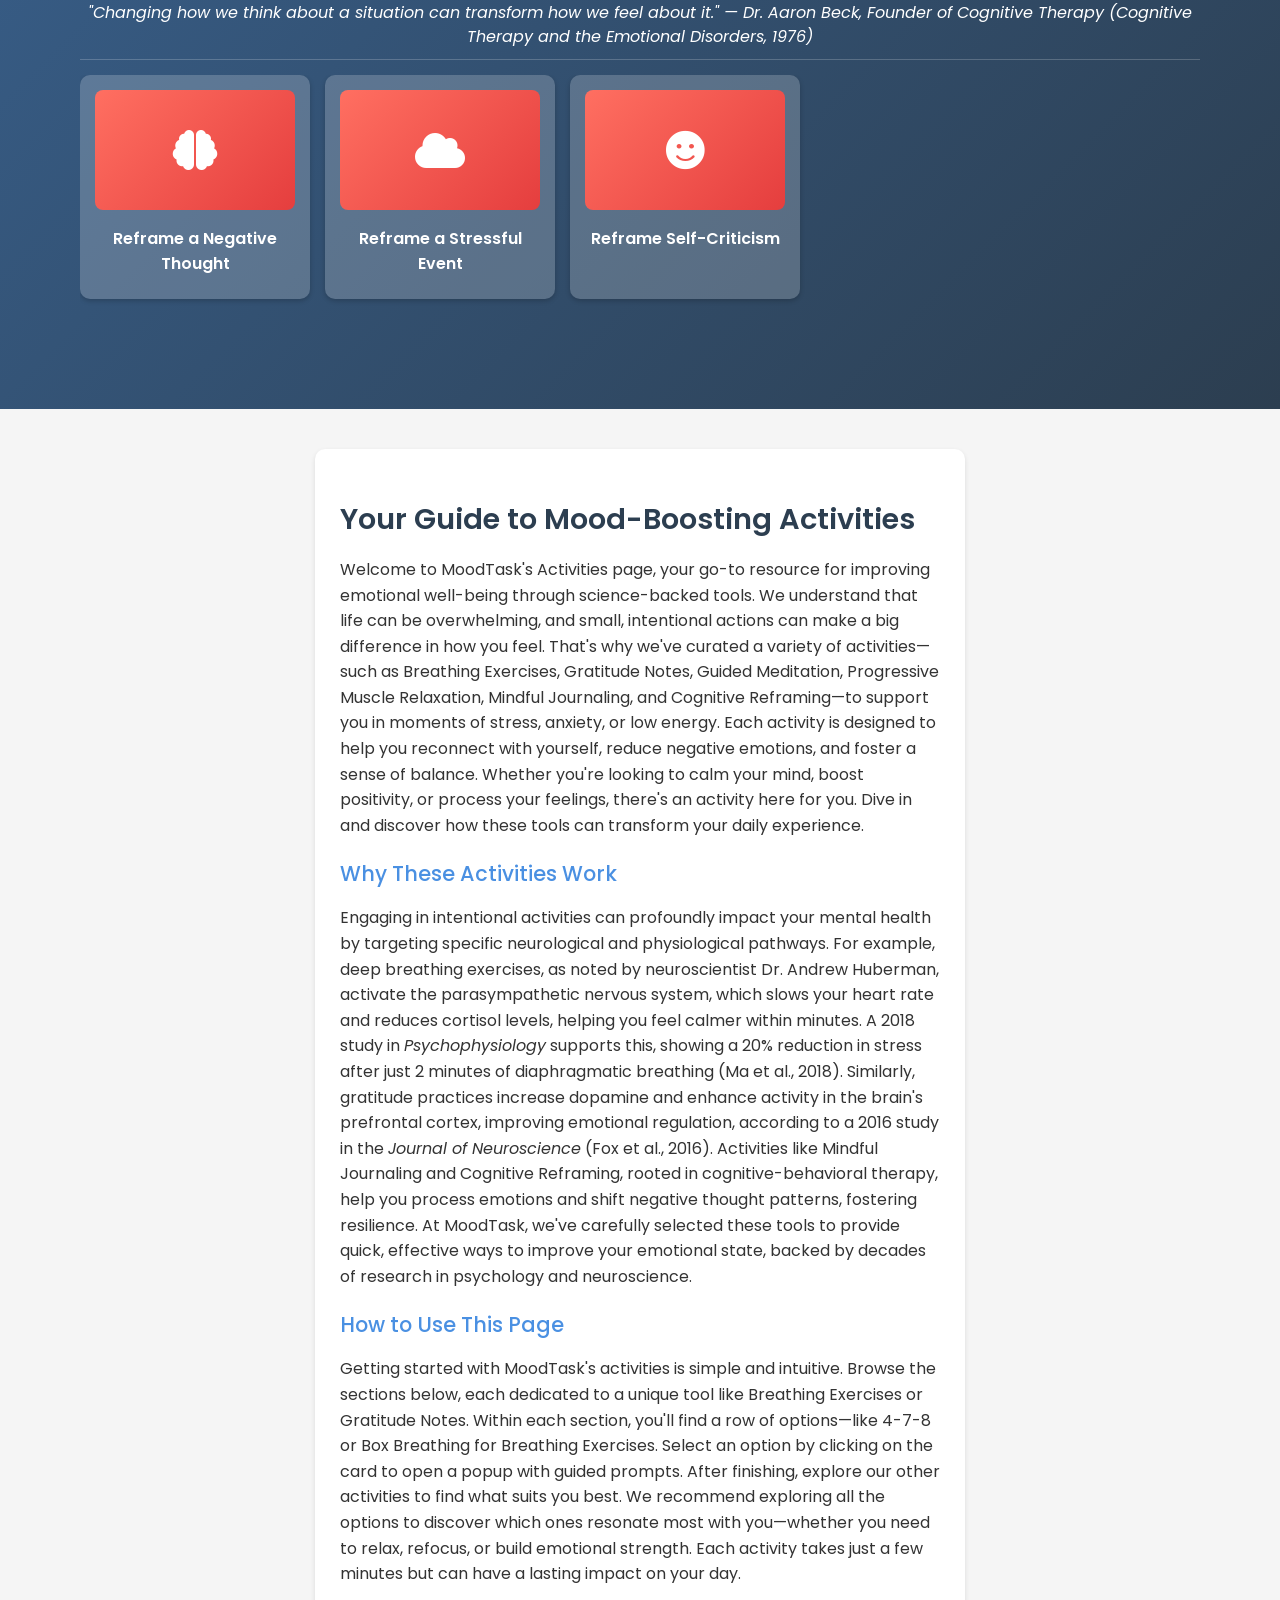
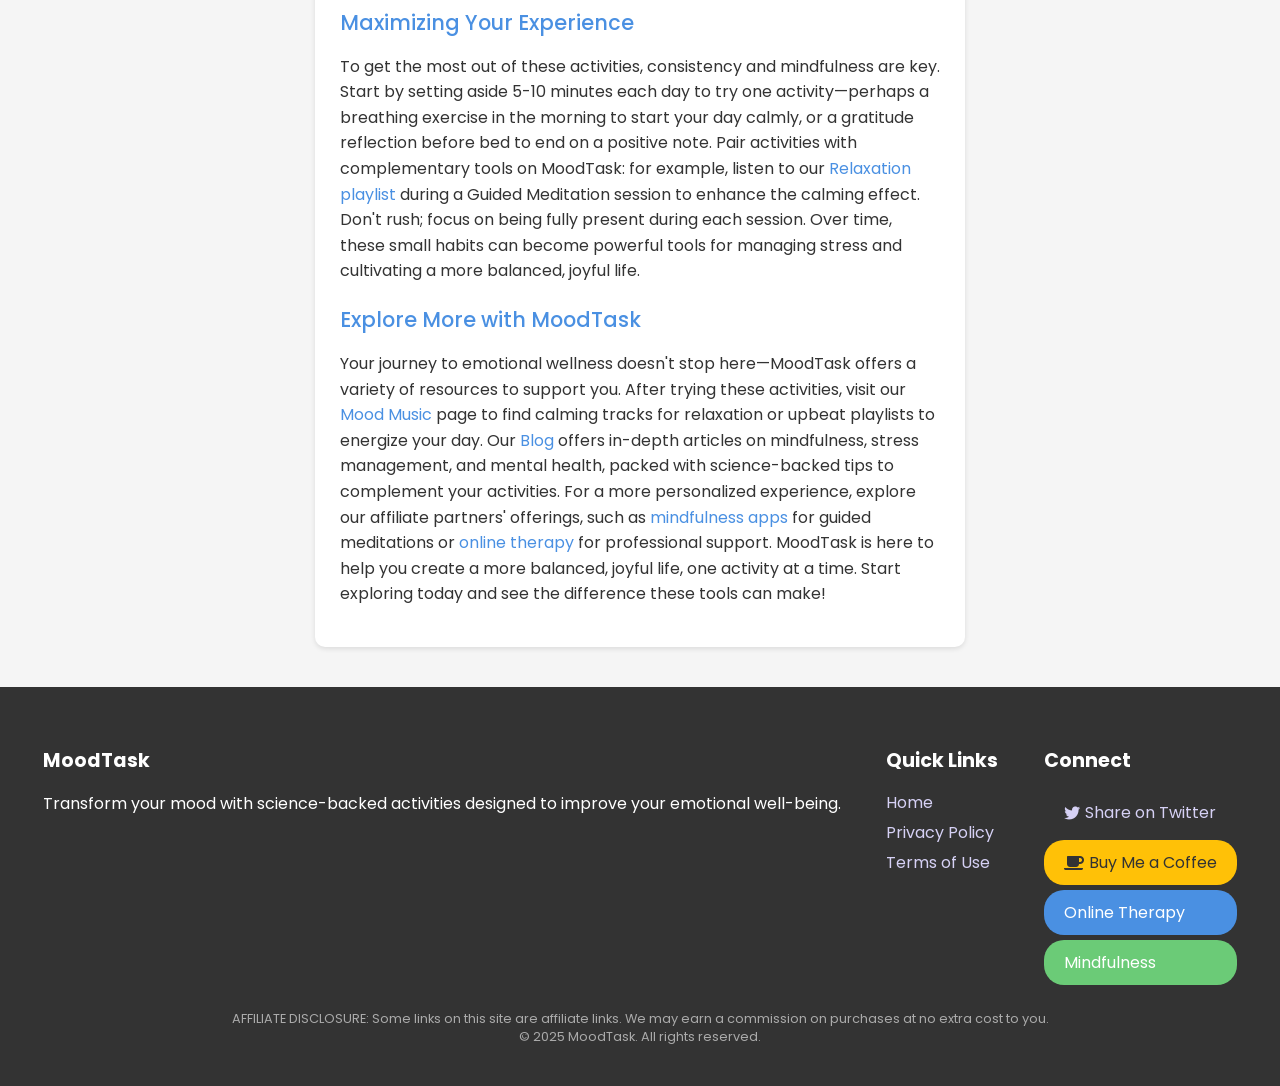
<file: activities.html>
<!DOCTYPE html>
<html lang="en">
<head>
    <meta charset="UTF-8">
    <meta name="viewport" content="width=device-width, initial-scale=1.0">
    <meta name="description" content="MoodTask Activities - Science-backed activities to improve your mood and emotional well-being.">
    <meta name="keywords" content="MoodTask, mental health, activities, emotional well-being, stress relief">
    <meta name="robots" content="index, follow">
    <meta name="author" content="MoodTask">
    <title>MoodTask - Activities</title>
    <link rel="icon" type="image/x-icon" href="favicon.ico">
    <link href="https://fonts.googleapis.com/css2?family=Poppins:wght@300;400;500;600;700&display=swap" rel="stylesheet">
    <link rel="stylesheet" href="https://cdnjs.cloudflare.com/ajax/libs/font-awesome/5.15.4/css/all.min.css">
    <script async src="https://pagead2.googlesyndication.com/pagead/js/adsbygoogle.js?client=ca-pub-15181337633801567" crossorigin="anonymous"></script>
    <style>
        body {
            font-family: 'Poppins', sans-serif;
            background-color: #f5f5f5;
            margin: 0;
            padding: 0;
            color: #333;
            transition: background-color 0.3s ease;
        }
        .nav-bar {
            background-color: #fff;
            padding: 10px 20px;
            display: flex;
            justify-content: space-between;
            align-items: center;
            box-shadow: 0 2px 5px rgba(0,0,0,0.1);
            position: fixed;
            width: 100%;
            top: 0;
            z-index: 1000;
            max-width: 1400px;
            margin: 0 auto;
            left: 0;
            right: 0;
            height: 60px;
            backdrop-filter: blur(5px);
            background-color: rgba(255, 255, 255, 0.95);
        }
        .nav-bar .logo {
            font-size: 1.5em;
            font-weight: 700;
            color: #4A90E2;
        }
        .nav-bar .nav-links {
            display: flex;
            align-items: center;
            gap: 18px;
            padding-left: 30px;
            padding-right: 20px;
        }
        .nav-bar a {
            padding: 10px 15px;
            text-decoration: none;
            color: #2C3E50;
            font-weight: 400;
            transition: color 0.3s ease, background-color 0.3s ease, box-shadow 0.3s ease;
            border-radius: 5px;
        }
        .nav-bar a:hover {
            background-color: #f0f0f0;
            color: #2C3E50;
            box-shadow: 0 2px 5px rgba(0,0,0,0.1);
        }
        .nav-bar a.active {
            background-color: #4A90E2;
            color: white;
            font-weight: 600;
            transition: background-color 0.3s ease, color 0.3s ease;
        }
        .burger-menu {
            display: none;
            font-size: 1.5em;
            cursor: pointer;
            color: #2C3E50;
            position: absolute;
            right: 15px;
            top: 50%;
            transform: translateY(-50%);
            z-index: 1001;
            padding: 10px;
            transition: color 0.3s ease;
        }
        .burger-menu:hover {
            color: #4A90E2;
        }
        .main-content {
            transition: opacity 0.5s ease;
            padding-top: 60px;
        }
        .main-content.fade-out {
            opacity: 0;
        }
        .main-content.fade-in {
            opacity: 1;
        }
        .hero {
            background: linear-gradient(135deg, #4A90E2, #2C3E50);
            color: white;
            padding: 60px 20px;
            text-align: center;
            position: relative;
        }
        .hero h1 {
            font-size: 2.5em;
            margin-bottom: 20px;
        }
        .hero p {
            font-size: 1.2em;
            margin-bottom: 30px;
        }
        .content-wrapper {
            display: flex;
            flex-wrap: wrap;
            justify-content: space-between;
            max-width: 1200px;
            margin: 0 auto;
            padding: 20px;
        }
        .welcome-guide {
            flex: 1;
            max-width: 600px;
            background: #fff;
            padding: 25px;
            border-radius: 10px;
            box-shadow: 0 2px 5px rgba(0,0,0,0.1);
            margin: 20px auto;
            text-align: left;
        }
        .welcome-guide h2 {
            font-size: 1.8em;
            font-weight: 600;
            color: #2C3E50;
            margin-bottom: 15px;
        }
        .welcome-guide h3 {
            font-size: 1.3em;
            font-weight: 500;
            color: #4A90E2;
            margin-top: 20px;
            margin-bottom: 10px;
        }
        .welcome-guide p {
            font-size: 1em;
            line-height: 1.6;
            color: #333;
            margin-bottom: 15px;
        }
        .welcome-guide a {
            color: #4A90E2;
            text-decoration: none;
        }
        .welcome-guide a:hover {
            text-decoration: underline;
        }
        .activity-section {
            margin-top: 30px;
            width: 100%;
            padding: 20px;
            box-sizing: border-box;
            max-width: 1200px;
            margin-left: auto;
            margin-right: auto;
        }
        .activity-section h2 {
            font-size: 1.8em;
            font-weight: 600;
            color: white;
            margin-bottom: 8px;
        }
        .expert-quote {
            font-size: 1em;
            color: white;
            line-height: 1.5;
            margin-bottom: 15px;
            padding-bottom: 10px;
            border-bottom: 1px solid rgba(255, 255, 255, 0.2);
        }
        .expert-quote .quote {
            font-style: italic;
            display: block;
            margin-top: 5px;
        }
        .activity-row {
            display: flex;
            overflow-x: auto;
            gap: 15px;
            padding-bottom: 10px;
            scrollbar-width: thin;
            scrollbar-color: #4A90E2 #2C3E50;
        }
        .activity-row::-webkit-scrollbar {
            height: 8px;
        }
        .activity-row::-webkit-scrollbar-track {
            background: #2C3E50;
            border-radius: 4px;
        }
        .activity-row::-webkit-scrollbar-thumb {
            background: #4A90E2;
            border-radius: 4px;
        }
        .activity-row::-webkit-scrollbar-thumb:hover {
            background: #3B82F6;
        }
        .activity-card {
            background: rgba(255, 255, 255, 0.2);
            color: white;
            padding: 15px;
            border-radius: 10px;
            box-shadow: 0 2px 5px rgba(0,0,0,0.2);
            width: 200px;
            flex: 0 0 auto;
            text-align: center;
            transition: transform 0.3s, background 0.3s;
            cursor: pointer;
        }
        .activity-card:hover {
            transform: scale(1.05);
            background: rgba(255, 255, 255, 0.3);
        }
        .thumbnail-area {
            width: 100%;
            height: 120px;
            border-radius: 8px;
            margin-bottom: 8px;
            display: flex;
            justify-content: center;
            align-items: center;
            background: linear-gradient(135deg, #4A90E2, #2C3E50);
        }
        .thumbnail-area i {
            font-size: 2.5em;
            color: white;
        }
        .activity-card h3 {
            font-size: 1em;
            font-weight: 600;
            margin-bottom: 8px;
        }
        /* Category-specific gradients */
        .activity-card.breathing .thumbnail-area {
            background: linear-gradient(135deg, #4A90E2, #2C3E50);
        }
        .activity-card.gratitude .thumbnail-area {
            background: linear-gradient(135deg, #F4A261, #FF6F61);
        }
        .activity-card.meditation .thumbnail-area {
            background: linear-gradient(135deg, #9F7AEA, #B794F4);
        }
        .activity-card.pmr .thumbnail-area {
            background: linear-gradient(135deg, #2C7A7B, #4C9A9B);
        }
        .activity-card.journaling .thumbnail-area {
            background: linear-gradient(135deg, #6B46C1, #805AD5);
        }
        .activity-card.reframing .thumbnail-area {
            background: linear-gradient(135deg, #FF6F61, #E53E3E);
        }
        .activity-card.exercise .thumbnail-area {
            background: linear-gradient(135deg, #4A90E2, #77AADD);
        }
        .footer {
            background-color: #333;
            color: white;
            padding: 40px 20px;
            display: flex;
            justify-content: space-around;
            flex-wrap: wrap;
            text-align: left;
        }
        .footer h3 {
            margin-bottom: 15px;
            font-size: 1.2em;
        }
        .footer a {
            color: #D6D1F5;
            text-decoration: none;
            display: block;
            margin: 5px 0;
        }
        .footer a:hover {
            text-decoration: underline;
        }
        .footer .affiliate-note {
            font-size: 0.8em;
            color: #aaa;
            margin-top: 20px;
            text-align: center;
            width: 100%;
        }
        .footer .connect a {
            padding: 10px 20px;
            margin: 5px 0;
            border: none;
            border-radius: 20px;
            cursor: pointer;
            font-size: 1em;
            display: flex;
            align-items: center;
            gap: 5px;
            text-decoration: none;
        }
        .footer .connect .coffee {
            background-color: #FFC107;
            color: #333;
        }
        .footer .connect .therapy {
            background-color: #4A90E2;
            color: white;
        }
        .footer .connect .mindfulness {
            background-color: #6BCB77;
            color: white;
        }
        .popup {
            display: none;
            position: fixed;
            top: 0;
            left: 0;
            width: 100%;
            height: 100%;
            background: rgba(0,0,0,0.5);
            justify-content: center;
            align-items: center;
            z-index: 1000;
        }
        .popup-content {
            background: #fff;
            padding: 20px;
            border-radius: 10px;
            max-width: 500px;
            width: 90%;
            position: relative;
            text-align: center;
            font-size: 1em;
            line-height: 1.6;
            font-weight: 400;
        }
        .popup-content h4 {
            font-size: 1.3em;
            font-weight: 600;
            line-height: 1.6;
            color: #2C3E50;
        }
        .close-button {
            position: absolute;
            top: 10px;
            right: 10px;
            background: none;
            border: none;
            font-size: 1.2em;
            cursor: pointer;
            color: #333;
        }
        .task-tiles {
            display: flex;
            flex-wrap: wrap;
            gap: 10px;
            justify-content: center;
            margin: 10px 0;
        }
        .task-tile {
            color: #fff;
            border: none;
            border-radius: 8px;
            cursor: pointer;
            display: flex;
            flex-direction: column;
            justify-content: center;
            align-items: center;
            font-size: 0.9em;
            font-weight: 500;
            line-height: 1.6;
            transition: transform 0.2s, box-shadow 0.3s;
            box-shadow: 0 2px 5px rgba(0,0,0,0.1);
            width: 120px;
            height: 80px;
            padding: 10px;
            text-align: center;
        }
        .task-tile:hover {
            transform: translateY(-2px);
            box-shadow: 0 4px 10px rgba(0,0,0,0.2);
        }
        .task-tile.breathing-type {
            background: linear-gradient(135deg, #4A90E2, #2C3E50);
        }
        .task-tile.breathing-type:hover {
            background: linear-gradient(135deg, #3B82F6, #1A2A44);
        }
        .task-tile.gratitude-type {
            background: linear-gradient(135deg, #F4A261, #FF6F61);
        }
        .task-tile.gratitude-type:hover {
            background: linear-gradient(135deg, #ED8936, #F56565);
        }
        .task-tile.meditation-type {
            background: linear-gradient(135deg, #9F7AEA, #B794F4);
        }
        .task-tile.meditation-type:hover {
            background: linear-gradient(135deg, #805AD5, #9F7AEA);
        }
        .task-tile.pmr-type {
            background: linear-gradient(135deg, #2C7A7B, #4C9A9B);
        }
        .task-tile.pmr-type:hover {
            background: linear-gradient(135deg, #1A5F60, #2C7A7B);
        }
        .task-tile.journaling-type {
            background: linear-gradient(135deg, #6B46C1, #805AD5);
        }
        .task-tile.journaling-type:hover {
            background: linear-gradient(135deg, #553C9A, #6B46C1);
        }
        .task-tile.reframing-type {
            background: linear-gradient(135deg, #FF6F61, #E53E3E);
        }
        .task-tile.reframing-type:hover {
            background: linear-gradient(135deg, #F56565, #C53030);
        }
        .task-tile.exercise-type {
            background: linear-gradient(135deg, #4A90E2, #77AADD);
        }
        .task-tile.exercise-type:hover {
            background: linear-gradient(135deg, #3B82F6, #5A9BD5);
        }
        .breathing-container {
            position: relative;
            width: 120px;
            height: 120px;
            margin: 20px auto;
        }
        #breathing-circle {
            width: 100px;
            height: 100px;
            border-radius: 50%;
            background: linear-gradient(135deg, #4A90E2, #2C3E50);
            display: flex;
            flex-direction: column;
            justify-content: center;
            align-items: center;
            color: #fff;
            font-size: 1em;
            position: absolute;
            top: 10px;
            left: 10px;
            transition: transform 0.5s ease-in-out, background 0.5s ease-in-out;
        }
        #breathing-pulse {
            width: 120px;
            height: 120px;
            border-radius: 50%;
            background: rgba(74, 144, 226, 0.3);
            position: absolute;
            top: 0;
            left: 0;
            animation: pulse 2s infinite ease-in-out;
        }
        @keyframes pulse {
            0% { transform: scale(0.8); opacity: 0.5; }
            50% { transform: scale(1.2); opacity: 0.2; }
            100% { transform: scale(0.8); opacity: 0.5; }
        }
        #breathing-circle.inhale {
            transform: scale(1.2);
            background: linear-gradient(135deg, #4A90E2, #85C1E9);
        }
        #breathing-circle.hold {
            transform: scale(1);
            background: linear-gradient(135deg, #3B82F6, #4A90E2);
        }
        #breathing-circle.exhale {
            transform: scale(0.8);
            background: linear-gradient(135deg, #2C3E50, #4A90E2);
        }
        #breathing-step, #breathing-timer {
            font-size: 0.9em;
            font-weight: 500;
        }
        #breathing-timer {
            font-size: 0.8em;
            margin-top: 5px;
            opacity: 0.9;
        }
        #breathing-instruction, #meditation-prompt, #pmr-prompt, #journaling-prompt, #reframing-prompt {
            margin: 10px 0;
            font-size: 1.1em;
            line-height: 1.6;
            font-weight: 500;
        }
        #journaling-text, #reframing-text {
            width: 100%;
            padding: 10px;
            border-radius: 5px;
            border: 1px solid #ddd;
            margin: 10px 0;
            resize: none;
            font-size: 1em;
            line-height: 1.6;
            font-weight: 400;
        }
        .gratitude-textarea {
            width: 100%;
            min-height: 150px;
            padding: 15px;
            border-radius: 10px;
            border: 2px solid #F4A261;
            background: #fff;
            box-shadow: 0 4px 12px rgba(0,0,0,0.1);
            margin: 10px 0;
            resize: vertical;
            font-family: 'Poppins', sans-serif;
            font-size: 1em;
            line-height: 1.6;
            color: #333;
            transition: border-color 0.3s, box-shadow 0.3s;
        }
        .gratitude-textarea:focus {
            border-color: #FF6F61;
            box-shadow: 0 6px 15px rgba(255, 111, 97, 0.2);
            outline: none;
        }
        .action-button {
            background: #4A90E2;
            color: #fff;
            padding: 8px 15px;
            border: none;
            border-radius: 5px;
            cursor: pointer;
            margin: 10px 5px;
            display: inline-flex;
            align-items: center;
            gap: 5px;
            font-size: 1em;
            font-weight: 500;
            line-height: 1.6;
            transition: background-color 0.3s;
        }
        .action-button:hover {
            background: #2C3E50;
        }
        .timer-controls {
            display: flex;
            justify-content: center;
            gap: 10px;
            margin: 10px 0;
            flex-wrap: wrap;
        }
        .timer-adjust-button {
            background: #4A90E2;
            color: #fff;
            padding: 5px 10px;
            border: none;
            border-radius: 5px;
            cursor: pointer;
            font-size: 0.9em;
            transition: background-color 0.3s;
        }
        .timer-adjust-button:hover {
            background: #2C3E50;
        }
        .timer-pause-button {
            background: #FF6F61;
            color: #fff;
            padding: 8px 15px;
            border: none;
            border-radius: 5px;
            cursor: pointer;
            font-size: 1em;
            transition: background-color 0.3s;
        }
        .timer-pause-button:hover {
            background: #E53E3E;
        }
        .timer-start-button {
            background: #6BCB77;
            color: #fff;
            padding: 8px 15px;
            border: none;
            border-radius: 5px;
            cursor: pointer;
            font-size: 1em;
            transition: background-color 0.3s;
        }
        .timer-start-button:hover {
            background: #5BBF66;
        }
        .progress-container {
            width: 100%;
            height: 10px;
            background: #ddd;
            border-radius: 5px;
            margin: 10px 0;
        }
        .progress-bar {
            height: 100%;
            background: #4A90E2;
            border-radius: 5px;
            transition: width 1s linear;
        }
        .timer-display {
            font-size: 2em;
            font-weight: 600;
            color: #2C3E50;
            margin: 10px 0;
        }
        .timer-info {
            font-size: 1em;
            color: #555;
            margin: 5px 0;
        }
        .timer-settings {
            display: flex;
            flex-direction: column;
            gap: 10px;
            margin: 10px 0;
        }
        .timer-setting {
            display: flex;
            justify-content: space-between;
            align-items: center;
            padding: 5px 0;
        }
        .timer-setting label {
            font-weight: 500;
            color: #333;
        }
        .timer-setting input {
            width: 60px;
            padding: 5px;
            border: 1px solid #ddd;
            border-radius: 5px;
            text-align: center;
        }
        .ad-container {
            min-width: 300px;
            width: 100%;
            margin: 20px auto;
            text-align: center;
        }
        @media (max-width: 600px) {
            .nav-bar {
                height: 50px;
                padding: 5px 10px;
                justify-content: space-between;
                align-items: center;
            }
            .nav-bar .logo {
                font-size: 1.2em;
                margin-left: 10px;
            }
            .nav-bar .nav-links {
                display: none;
                flex-direction: column;
                position: absolute;
                top: 50px;
                left: 0;
                width: 100%;
                background-color: #fff;
                box-shadow: 0 2px 5px rgba(0,0,0,0.1);
                padding: 10px 0;
            }
            .nav-bar .nav-links.active {
                display: flex;
            }
            .nav-bar a {
                padding: 10px;
                width: 100%;
                text-align: center;
                box-sizing: border-box;
            }
            .nav-bar .dropdown {
                width: 100%;
            }
            .nav-bar .dropdown-content {
                width: 100%;
                left: 0;
                position: relative;
                box-shadow: none;
            }
            .burger-menu {
                display: block;
            }
            .main-content {
                padding-top: 70px;
            }
            .hero {
                padding: 40px 15px;
            }
            .hero h1 {
                font-size: 1.8em;
            }
            .activity-row {
                display: grid;
                grid-template-columns: repeat(2, 1fr);
                gap: 10px;
                overflow-x: visible;
            }
            .activity-card {
                width: 140px;
                height: 140px;
                padding: 10px;
                display: flex;
                flex-direction: column;
                justify-content: center;
                align-items: center;
            }
            .thumbnail-area {
                height: 80px;
                width: 80px;
            }
            .thumbnail-area i {
                font-size: 2em;
            }
            .activity-card h3 {
                font-size: 0.9em;
                margin-bottom: 0;
            }
            .content-wrapper {
                flex-direction: column;
                padding: 0 10px;
            }
            .welcome-guide {
                margin: 20px auto;
                max-width: 100%;
                padding: 20px;
            }
            .welcome-guide h2 {
                font-size: 1.5em;
            }
            .welcome-guide h3 {
                font-size: 1.2em;
            }
            .welcome-guide p {
                font-size: 0.95em;
            }
            .task-tile {
                width: 100px;
                height: 70px;
                font-size: 0.85em;
            }
            .expert-quote {
                font-size: 0.9em;
            }
            .breathing-container {
                width: 100px;
                height: 100px;
            }
            #breathing-circle {
                width: 80px;
                height: 80px;
                top: 10px;
                left: 10px;
            }
            #breathing-pulse {
                width: 100px;
                height: 100px;
            }
            .ad-container {
                min-width: 250px;
            }
        }
    </style>
</head>
<body>
    <div class="nav-bar">
        <div class="logo">MoodTask</div>
        <div class="burger-menu" onclick="toggleMenu()">
            <i class="fas fa-bars"></i>
        </div>
        <div class="nav-links">
            <a href="index.html">Home</a>
            <a href="calendar.html">Dashboard</a>
            <a href="activities.html" class="active">Activities</a>
            <a href="music.html">Mood Music</a>
            <a href="blog.html">Blog</a>
            <a href="privacy.html">Privacy Policy</a>
            <a href="terms.html">Terms of Use</a>
        </div>
    </div>
    <div class="main-content fade-in">
        <div class="hero">
            <h1>Boost Your Mood with Activities</h1>
            <p>Discover science-backed activities to improve your emotional well-being.</p>
            <div class="activity-section">
                <div class="activity-section">
                    <h2>Breathing Exercises</h2>
                    <div class="expert-quote">
                        Breathing exercises help reduce stress by calming the nervous system.
                        <span class="quote">"Controlled breathing can lower heart rate and reduce anxiety in minutes by activating the parasympathetic response." — Dr. Andrew Huberman, Neuroscientist (Huberman Lab Podcast, 2021)</span>
                    </div>
                    <div class="activity-row">
                        <div class="activity-card breathing" data-tool="breathing" data-technique="diaphragmatic" onclick="openPopup('breathing', 'diaphragmatic')">
                            <div class="thumbnail-area">
                                <i class="fas fa-wind"></i>
                            </div>
                            <h3>360 Diaphragmatic</h3>
                        </div>
                        <div class="activity-card breathing" data-tool="breathing" data-technique="resonance" onclick="openPopup('breathing', 'resonance')">
                            <div class="thumbnail-area">
                                <i class="fas fa-heartbeat"></i>
                            </div>
                            <h3>Resonance</h3>
                        </div>
                        <div class="activity-card breathing" data-tool="breathing" data-technique="4-7-8" onclick="openPopup('breathing', '4-7-8')">
                            <div class="thumbnail-area">
                                <i class="fas fa-clock"></i>
                            </div>
                            <h3>4-7-8</h3>
                        </div>
                        <div class="activity-card breathing" data-tool="breathing" data-technique="box" onclick="openPopup('breathing', 'box')">
                            <div class="thumbnail-area">
                                <i class="fas fa-square"></i>
                            </div>
                            <h3>Box Breathing</h3>
                        </div>
                    </div>
                </div>
                <div class="activity-section">
                    <h2>Exercise Activity</h2>
                    <div class="expert-quote">
                        Exercise boosts mood by releasing endorphins and reducing stress hormones.
                        <span class="quote">"Physical activity can increase endorphin levels, improving mood and reducing anxiety in just 10 minutes." — Dr. John Ratey, Exercise Researcher (Spark, 2008)</span>
                    </div>
                    <div class="activity-row">
                        <div class="activity-card exercise" data-tool="exercise" data-technique="amrap" onclick="openPopup('exercise', 'amrap')">
                            <div class="thumbnail-area">
                                <i class="fas fa-stopwatch"></i>
                            </div>
                            <h3>AMRAP</h3>
                        </div>
                        <div class="activity-card exercise" data-tool="exercise" data-technique="for-time" onclick="openPopup('exercise', 'for-time')">
                            <div class="thumbnail-area">
                                <i class="fas fa-clock"></i>
                            </div>
                            <h3>For Time</h3>
                        </div>
                        <div class="activity-card exercise" data-tool="exercise" data-technique="emom" onclick="openPopup('exercise', 'emom')">
                            <div class="thumbnail-area">
                                <i class="fas fa-hourglass"></i>
                            </div>
                            <h3>EMOM</h3>
                        </div>
                        <div class="activity-card exercise" data-tool="exercise" data-technique="tabata" onclick="openPopup('exercise', 'tabata')">
                            <div class="thumbnail-area">
                                <i class="fas fa-fire"></i>
                            </div>
                            <h3>Tabata</h3>
                        </div>
                    </div>
                </div>
                <div class="activity-section">
                    <h2>Gratitude Notes</h2>
                    <div class="expert-quote">
                        Gratitude notes foster positivity by shifting focus to what's good in life.
                        <span class="quote">"Practicing gratitude can increase happiness by 25% and improve overall mental health." — Dr. Robert Emmons, Gratitude Researcher (Thanks!, 2007)</span>
                    </div>
                    <div class="activity-row">
                        <div class="activity-card gratitude" data-tool="gratitude" data-technique="daily" onclick="openPopup('gratitude', 'daily')">
                            <div class="thumbnail-area">
                                <i class="fas fa-sun"></i>
                            </div>
                            <h3>Daily Gratitude</h3>
                        </div>
                        <div class="activity-card gratitude" data-tool="gratitude" data-technique="relationships" onclick="openPopup('gratitude', 'relationships')">
                            <div class="thumbnail-area">
                                <i class="fas fa-heart"></i>
                            </div>
                            <h3>Relationships</h3>
                        </div>
                        <div class="activity-card gratitude" data-tool="gratitude" data-technique="achievements" onclick="openPopup('gratitude', 'achievements')">
                            <div class="thumbnail-area">
                                <i class="fas fa-trophy"></i>
                            </div>
                            <h3>Achievements</h3>
                        </div>
                    </div>
                </div>
                <div class="activity-section">
                    <h2>Guided Meditation</h2>
                    <div class="expert-quote">
                        Meditation enhances mindfulness and reduces stress by grounding your focus.
                        <span class="quote">"Meditation allows us to be with what is, without judgment, fostering deep calm." — Jon Kabat-Zinn, Mindfulness Expert (Wherever You Go, There You Are, 1994)</span>
                    </div>
                    <div class="activity-row">
                        <div class="activity-card meditation" data-tool="meditation" data-technique="breath-awareness" onclick="openPopup('meditation', 'breath-awareness')">
                            <div class="thumbnail-area">
                                <i class="fas fa-wind"></i>
                            </div>
                            <h3>Breath Awareness</h3>
                        </div>
                        <div class="activity-card meditation" data-tool="meditation" data-technique="body-scan" onclick="openPopup('meditation', 'body-scan')">
                            <div class="thumbnail-area">
                                <i class="fas fa-user"></i>
                            </div>
                            <h3>Body Scan</h3>
                        </div>
                        <div class="activity-card meditation" data-tool="meditation" data-technique="visualization" onclick="openPopup('meditation', 'visualization')">
                            <div class="thumbnail-area">
                                <i class="fas fa-eye"></i>
                            </div>
                            <h3>Visualization</h3>
                        </div>
                    </div>
                </div>
                <div class="activity-section">
                    <h2>Progressive Muscle Relaxation</h2>
                    <div class="expert-quote">
                        PMR relieves physical tension by systematically relaxing muscle groups.
                        <span class="quote">"Progressive relaxation reduces stress by teaching the body to release tension naturally." — Dr. Edmund Jacobson, PMR Founder (Progressive Relaxation, 1938)</span>
                    </div>
                    <div class="activity-row">
                        <div class="activity-card pmr" data-tool="pmr" data-technique="full-body" onclick="openPopup('pmr', 'full-body')">
                            <div class="thumbnail-area">
                                <i class="fas fa-hand"></i>
                            </div>
                            <h3>Full Body</h3>
                        </div>
                        <div class="activity-card pmr" data-tool="pmr" data-technique="lower-body" onclick="openPopup('pmr', 'lower-body')">
                            <div class="thumbnail-area">
                                <i class="fas fa-shoe-prints"></i>
                            </div>
                            <h3>Lower Body</h3>
                        </div>
                        <div class="activity-card pmr" data-tool="pmr" data-technique="upper-body" onclick="openPopup('pmr', 'upper-body')">
                            <div class="thumbnail-area">
                                <i class="fas fa-dumbbell"></i>
                            </div>
                            <h3>Upper Body</h3>
                        </div>
                    </div>
                </div>
                <div class="activity-section">
                    <h2>Mindful Journaling</h2>
                    <div class="expert-quote">
                        Journaling helps process emotions by providing a safe space for reflection.
                        <span class="quote">"Writing about emotions can reduce stress and improve mental clarity over time." — Dr. James Pennebaker, Expressive Writing Researcher (Opening Up, 1990)</span>
                    </div>
                    <div class="activity-row">
                        <div class="activity-card journaling" data-tool="journaling" data-technique="emotions" onclick="openPopup('journaling', 'emotions')">
                            <div class="thumbnail-area">
                                <i class="fas fa-pen"></i>
                            </div>
                            <h3>Explore Emotions</h3>
                        </div>
                        <div class="activity-card journaling" data-tool="journaling" data-technique="goals" onclick="openPopup('journaling', 'goals')">
                            <div class="thumbnail-area">
                                <i class="fas fa-lightbulb"></i>
                            </div>
                            <h3>Reflect on Goals</h3>
                        </div>
                        <div class="activity-card journaling" data-tool="journaling" data-technique="challenges" onclick="openPopup('journaling', 'challenges')">
                            <div class="thumbnail-area">
                                <i class="fas fa-mountain"></i>
                            </div>
                            <h3>Address Challenges</h3>
                        </div>
                    </div>
                </div>
                <div class="activity-section">
                    <h2>Cognitive Reframing</h2>
                    <div class="expert-quote">
                        Reframing shifts negative thought patterns to promote emotional resilience.
                        <span class="quote">"Changing how we think about a situation can transform how we feel about it." — Dr. Aaron Beck, Founder of Cognitive Therapy (Cognitive Therapy and the Emotional Disorders, 1976)</span>
                    </div>
                    <div class="activity-row">
                        <div class="activity-card reframing" data-tool="reframing" data-technique="negative-thought" onclick="openPopup('reframing', 'negative-thought')">
                            <div class="thumbnail-area">
                                <i class="fas fa-brain"></i>
                            </div>
                            <h3>Reframe a Negative Thought</h3>
                        </div>
                        <div class="activity-card reframing" data-tool="reframing" data-technique="stressful-event" onclick="openPopup('reframing', 'stressful-event')">
                            <div class="thumbnail-area">
                                <i class="fas fa-cloud"></i>
                            </div>
                            <h3>Reframe a Stressful Event</h3>
                        </div>
                        <div class="activity-card reframing" data-tool="reframing" data-technique="self-criticism" onclick="openPopup('reframing', 'self-criticism')">
                            <div class="thumbnail-area">
                                <i class="fas fa-smile"></i>
                            </div>
                            <h3>Reframe Self-Criticism</h3>
                        </div>
                    </div>
                </div>
            </div>
        </div>
        <div class="content-wrapper">
            <div class="welcome-guide">
                <h2>Your Guide to Mood-Boosting Activities</h2>
                <p>Welcome to MoodTask's Activities page, your go-to resource for improving emotional well-being through science-backed tools. We understand that life can be overwhelming, and small, intentional actions can make a big difference in how you feel. That's why we've curated a variety of activities—such as Breathing Exercises, Gratitude Notes, Guided Meditation, Progressive Muscle Relaxation, Mindful Journaling, and Cognitive Reframing—to support you in moments of stress, anxiety, or low energy. Each activity is designed to help you reconnect with yourself, reduce negative emotions, and foster a sense of balance. Whether you're looking to calm your mind, boost positivity, or process your feelings, there's an activity here for you. Dive in and discover how these tools can transform your daily experience.</p>
                
                <h3>Why These Activities Work</h3>
                <p>Engaging in intentional activities can profoundly impact your mental health by targeting specific neurological and physiological pathways. For example, deep breathing exercises, as noted by neuroscientist Dr. Andrew Huberman, activate the parasympathetic nervous system, which slows your heart rate and reduces cortisol levels, helping you feel calmer within minutes. A 2018 study in <em>Psychophysiology</em> supports this, showing a 20% reduction in stress after just 2 minutes of diaphragmatic breathing (Ma et al., 2018). Similarly, gratitude practices increase dopamine and enhance activity in the brain's prefrontal cortex, improving emotional regulation, according to a 2016 study in the <em>Journal of Neuroscience</em> (Fox et al., 2016). Activities like Mindful Journaling and Cognitive Reframing, rooted in cognitive-behavioral therapy, help you process emotions and shift negative thought patterns, fostering resilience. At MoodTask, we've carefully selected these tools to provide quick, effective ways to improve your emotional state, backed by decades of research in psychology and neuroscience.</p>
                
                <h3>How to Use This Page</h3>
                <p>Getting started with MoodTask's activities is simple and intuitive. Browse the sections below, each dedicated to a unique tool like Breathing Exercises or Gratitude Notes. Within each section, you'll find a row of options—like 4-7-8 or Box Breathing for Breathing Exercises. Select an option by clicking on the card to open a popup with guided prompts. After finishing, explore our other activities to find what suits you best. We recommend exploring all the options to discover which ones resonate most with you—whether you need to relax, refocus, or build emotional strength. Each activity takes just a few minutes but can have a lasting impact on your day.</p>
                
                <h3>Maximizing Your Experience</h3>
                <p>To get the most out of these activities, consistency and mindfulness are key. Start by setting aside 5-10 minutes each day to try one activity—perhaps a breathing exercise in the morning to start your day calmly, or a gratitude reflection before bed to end on a positive note. Pair activities with complementary tools on MoodTask: for example, listen to our <a href="music.html">Relaxation playlist</a> during a Guided Meditation session to enhance the calming effect. Don't rush; focus on being fully present during each session. Over time, these small habits can become powerful tools for managing stress and cultivating a more balanced, joyful life.</p>
                
                <h3>Explore More with MoodTask</h3>
                <p>Your journey to emotional wellness doesn't stop here—MoodTask offers a variety of resources to support you. After trying these activities, visit our <a href="music.html">Mood Music</a> page to find calming tracks for relaxation or upbeat playlists to energize your day. Our <a href="blog.html">Blog</a> offers in-depth articles on mindfulness, stress management, and mental health, packed with science-backed tips to complement your activities. For a more personalized experience, explore our affiliate partners' offerings, such as <a href="https://www.mindfulness.com/?aff_id=67890">mindfulness apps</a> for guided meditations or <a href="https://www.online-therapy.com/?aff_id=12345">online therapy</a> for professional support. MoodTask is here to help you create a more balanced, joyful life, one activity at a time. Start exploring today and see the difference these tools can make!</p>
            </div>
        </div>
        <div class="footer">
            <div>
                <h3>MoodTask</h3>
                <p>Transform your mood with science-backed activities designed to improve your emotional well-being.</p>
            </div>
            <div>
                <h3>Quick Links</h3>
                <a href="index.html">Home</a>
                <a href="privacy.html">Privacy Policy</a>
                <a href="terms.html">Terms of Use</a>
            </div>
            <div class="connect">
                <h3>Connect</h3>
                <a href="https://twitter.com/share?url=https://moodtask.org"><i class="fab fa-twitter"></i> Share on Twitter</a>
                <a href="https://www.buymeacoffee.com/moodtask" class="coffee"><i class="fas fa-coffee"></i> Buy Me a Coffee</a>
                <a href="https://www.online-therapy.com/?aff_id=12345" class="therapy">Online Therapy</a>
                <a href="https://www.mindfulness.com/?aff_id=67890" class="mindfulness">Mindfulness</a>
            </div>
            <div class="affiliate-note">
                AFFILIATE DISCLOSURE: Some links on this site are affiliate links. We may earn a commission on purchases at no extra cost to you.<br>
                © 2025 MoodTask. All rights reserved.
            </div>
        </div>

        <!-- Popups -->
        <div id="breathing-popup" class="popup">
            <div class="popup-content">
                <h4>Breathing Exercises</h4>
                <p id="breathing-instruction"></p>
                <div class="breathing-container">
                    <div id="breathing-pulse"></div>
                    <div id="breathing-circle" style="display: none;">
                        <span id="breathing-step">Inhale</span>
                        <span id="breathing-timer">4s</span>
                    </div>
                </div>
                <button class="close-button" onclick="closePopup('breathing')"><i class="fas fa-times"></i></button>
            </div>
        </div>
        <div id="gratitude-popup" class="popup">
            <div class="popup-content">
                <h4>Gratitude Notes</h4>
                <p id="gratitude-prompt"></p>
                <textarea class="gratitude-textarea" id="gratitude-text" rows="3" style="display: none;"></textarea>
                <button class="close-button" onclick="closePopup('gratitude')"><i class="fas fa-times"></i></button>
            </div>
        </div>
        <div id="meditation-popup" class="popup">
            <div class="popup-content">
                <h4>Guided Meditation</h4>
                <p id="meditation-prompt"></p>
                <button class="close-button" onclick="closePopup('meditation')"><i class="fas fa-times"></i></button>
            </div>
        </div>
        <div id="pmr-popup" class="popup">
            <div class="popup-content">
                <h4>Progressive Muscle Relaxation</h4>
                <p id="pmr-prompt"></p>
                <button class="close-button" onclick="closePopup('pmr')"><i class="fas fa-times"></i></button>
            </div>
        </div>
        <div id="journaling-popup" class="popup">
            <div class="popup-content">
                <h4>Mindful Journaling</h4>
                <p id="journaling-prompt"></p>
                <textarea id="journaling-text" rows="3" style="display: none;"></textarea>
                <button class="close-button" onclick="closePopup('journaling')"><i class="fas fa-times"></i></button>
            </div>
        </div>
        <div id="reframing-popup" class="popup">
            <div class="popup-content">
                <h4>Cognitive Reframing</h4>
                <p id="reframing-prompt"></p>
                <textarea id="reframing-text" rows="3" style="display: none;"></textarea>
                <button class="close-button" onclick="closePopup('reframing')"><i class="fas fa-times"></i></button>
            </div>
        </div>
        <div id="exercise-popup" class="popup">
            <div class="popup-content">
                <h4>Exercise Activity</h4>
                <div class="timer-settings">
                    <div class="timer-setting">
                        <label>Rounds:</label>
                        <input type="number" id="exercise-rounds" value="5" min="1">
                    </div>
                    <div class="timer-setting">
                        <label>Work (s):</label>
                        <input type="number" id="exercise-work" value="20" min="1">
                    </div>
                    <div class="timer-setting">
                        <label>Rest (s):</label>
                        <input type="number" id="exercise-rest" value="10" min="0">
                    </div>
                </div>
                <div class="timer-display" id="exercise-timer">00:00</div>
                <div class="timer-info" id="exercise-info"></div>
                <div class="progress-container"><div id="exercise-progress" class="progress-bar"></div></div>
                <div class="timer-controls">
                    <button class="timer-start-button" id="exercise-start" onclick="startExercise()">Start</button>
                    <button class="timer-pause-button" id="exercise-pause" onclick="pauseResumeExercise()" style="display: none;">Pause</button>
                    <button class="timer-adjust-button" onclick="adjustTimer('exercise', -10)">-10s</button>
                    <button class="timer-adjust-button" onclick="adjustTimer('exercise', 10)">+10s</button>
                </div>
                <button class="close-button" onclick="closePopup('exercise')"><i class="fas fa-times"></i></button>
            </div>
        </div>
    </div>
    <script>
        function toggleMenu() {
            const navLinks = document.querySelector('.nav-links');
            navLinks.classList.toggle('active');
        }

        function adjustMainContentPadding() {
            const navBar = document.querySelector('.nav-bar');
            const mainContent = document.querySelector('.main-content');
            if (navBar && mainContent) {
                const navHeight = navBar.offsetHeight;
                mainContent.style.paddingTop = `${navHeight + 10}px`;
                console.log('Adjusted main content padding to:', mainContent.style.paddingTop);
            } else {
                console.error('Nav bar or main content not found for padding adjustment');
            }
        }

        function setupActivityCards() {
            const activityCards = document.querySelectorAll('.activity-card');
            activityCards.forEach((card) => {
                card.addEventListener('click', () => {
                    const tool = card.getAttribute('data-tool');
                    const technique = card.getAttribute('data-technique');
                    openPopup(tool, technique);
                    console.log(`Opened popup for activity: ${tool}, technique: ${technique}`);
                });
            });
            console.log('Activity cards set up with', activityCards.length, 'cards');
        }

        function openPopup(tool, technique) {
            const popup = document.getElementById(`${tool}-popup`);
            popup.style.display = 'flex';

            if (tool === 'breathing') startBreathingTechnique(technique);
            if (tool === 'gratitude') startGratitudeTechnique(technique);
            if (tool === 'meditation') startMeditationTechnique(technique);
            if (tool === 'pmr') startPMRTechnique(technique);
            if (tool === 'journaling') startJournalingTechnique(technique);
            if (tool === 'reframing') startReframingTechnique(technique);
            if (tool === 'exercise') {
                initExercise();
                setupExerciseTechnique(technique);
            }
        }

        function closePopup(tool) {
            const popup = document.getElementById(`${tool}-popup`);
            popup.style.display = 'none';
            if (tool === 'breathing') stopBreathing();
            if (tool === 'meditation') resetMeditation();
            if (tool === 'pmr') resetPMR();
            if (tool === 'gratitude') resetGratitude();
            if (tool === 'journaling') resetJournaling();
            if (tool === 'reframing') resetReframing();
            if (tool === 'exercise') stopExercise();
        }

        // Breathing Exercises
        let breathingInterval = null;
        let countdownInterval = null;
        function startBreathingTechnique(type) {
            const circle = document.getElementById('breathing-circle');
            const stepText = document.getElementById('breathing-step');
            const timerText = document.getElementById('breathing-timer');
            const instruction = document.getElementById('breathing-instruction');
            let phaseIndex = 0;
            let phaseTime = 0;
            let countdown = 0;

            const techniques = {
                'diaphragmatic': {
                    instruction: 'Place a hand on your belly. Inhale deeply through your nose, expanding your belly, then exhale slowly. Practice for 60 seconds.',
                    phases: [
                        { name: 'inhale', duration: 4, text: 'Inhale' },
                        { name: 'hold', duration: 2, text: 'Hold' },
                        { name: 'exhale', duration: 6, text: 'Exhale' }
                    ]
                },
                'resonance': {
                    instruction: 'Breathe smoothly through your nose. Inhale for 5 seconds, exhale for 5 seconds to find your rhythm. Practice for 60 seconds.',
                    phases: [
                        { name: 'inhale', duration: 5, text: 'Inhale' },
                        { name: 'exhale', duration: 5, text: 'Exhale' }
                    ]
                },
                '4-7-8': {
                    instruction: 'Inhale quietly through your nose for 4 seconds, hold for 7 seconds, then exhale through pursed lips for 8 seconds. Practice for 60 seconds.',
                    phases: [
                        { name: 'inhale', duration: 4, text: 'Inhale' },
                        { name: 'hold', duration: 7, text: 'Hold' },
                        { name: 'exhale', duration: 8, text: 'Exhale' }
                    ]
                },
                'box': {
                    instruction: 'Inhale through your nose for 4 seconds, hold for 4 seconds, exhale for 4 seconds, hold again for 4 seconds—like a box pattern. Practice for 60 seconds.',
                    phases: [
                        { name: 'inhale', duration: 4, text: 'Inhale' },
                        { name: 'hold', duration: 4, text: 'Hold' },
                        { name: 'exhale', duration: 4, text: 'Exhale' },
                        { name: 'hold', duration: 4, text: 'Hold' }
                    ]
                }
            };

            const selectedTechnique = techniques[type];
            const phases = selectedTechnique.phases;
            instruction.textContent = selectedTechnique.instruction;
            circle.style.display = 'flex';

            if (breathingInterval) clearInterval(breathingInterval);
            if (countdownInterval) clearInterval(countdownInterval);

            countdown = phases[phaseIndex].duration;
            timerText.textContent = `${countdown}s`;

            breathingInterval = setInterval(() => {
                phaseTime++;
                const currentPhase = phases[phaseIndex];
                if (phaseTime >= currentPhase.duration) {
                    phaseTime = 0;
                    phaseIndex = (phaseIndex + 1) % phases.length;
                    const nextPhase = phases[phaseIndex];
                    stepText.textContent = nextPhase.text;
                    circle.className = 'inhale hold exhale';
                    circle.classList.add(nextPhase.name);
                    countdown = nextPhase.duration;
                    timerText.textContent = `${countdown}s`;
                }
            }, 1000);

            countdownInterval = setInterval(() => {
                countdown--;
                if (countdown >= 0) {
                    timerText.textContent = `${countdown}s`;
                }
            }, 1000);

            setTimeout(() => {
                stopBreathing();
            }, 60000);
        }

        function stopBreathing() {
            if (breathingInterval) {
                clearInterval(breathingInterval);
                breathingInterval = null;
            }
            if (countdownInterval) {
                clearInterval(countdownInterval);
                countdownInterval = null;
            }
        }

        // Gratitude Notes
        function startGratitudeTechnique(type) {
            const textArea = document.getElementById('gratitude-text');
            const prompt = document.getElementById('gratitude-prompt');
            const prompts = {
                'daily': 'Write about three things you are grateful for today.',
                'relationships': 'Reflect on a relationship that brings you joy and why.',
                'achievements': 'Describe a recent achievement you're proud of and how it made you feel.'
            };
            prompt.textContent = prompts[type];
            textArea.style.display = 'block';
            textArea.placeholder = prompts[type];
        }

        function resetGratitude() {
            const prompt = document.getElementById('gratitude-prompt');
            const textArea = document.getElementById('gratitude-text');
            prompt.textContent = '';
            textArea.style.display = 'none';
            textArea.value = '';
        }

        // Guided Meditation
        function startMeditationTechnique(type) {
            const prompt = document.getElementById('meditation-prompt');
            const prompts = {
                'breath-awareness': 'Focus on your breath. Inhale deeply, exhale slowly, and notice the air moving through your body for 60 seconds.',
                'body-scan': 'Close your eyes and mentally scan your body from head to toe, noticing any sensations without judgment for 60 seconds.',
                'visualization': 'Imagine a peaceful place—like a beach or forest. Picture the details and immerse yourself for 60 seconds.'
            };
            prompt.textContent = prompts[type];
            setTimeout(() => {
                prompt.textContent = 'Meditation complete. Take a moment to notice how you feel.';
            }, 60000);
        }

        function resetMeditation() {
            const prompt = document.getElementById('meditation-prompt');
            prompt.textContent = '';
        }

        // Progressive Muscle Relaxation
        let pmrIndex = 0;
        let pmrInterval = null;
        function startPMRTechnique(type) {
            const prompt = document.getElementById('pmr-prompt');
            const muscleGroups = {
                'full-body': [
                    'Clench your fists tightly for 5 seconds, then relax for 10 seconds.',
                    'Tense your arms by flexing your biceps for 5 seconds, then relax for 10 seconds.',
                    'Shrug your shoulders up to your ears for 5 seconds, then relax for 10 seconds.',
                    'Tense your stomach muscles for 5 seconds, then relax for 10 seconds.',
                    'Clench your thighs for 5 seconds, then relax for 10 seconds.',
                    'Point your toes upward to tense your calves for 5 seconds, then relax for 10 seconds.'
                ],
                'lower-body': [
                    'Clench your thighs for 5 seconds, then relax for 10 seconds.',
                    'Point your toes upward to tense your calves for 5 seconds, then relax for 10 seconds.',
                    'Curl your toes under to tense your feet for 5 seconds, then relax for 10 seconds.'
                ],
                'upper-body': [
                    'Clench your fists tightly for 5 seconds, then relax for 10 seconds.',
                    'Tense your arms by flexing your biceps for 5 seconds, then relax for 10 seconds.',
                    'Shrug your shoulders up to your ears for 5 seconds, then relax for 10 seconds.'
                ]
            };
            const selectedGroups = muscleGroups[type];
            pmrIndex = 0;

            function nextStep() {
                if (pmrIndex < selectedGroups.length) {
                    prompt.textContent = selectedGroups[pmrIndex];
                    pmrIndex++;
                    setTimeout(() => {
                        prompt.textContent = 'Relax and breathe deeply...';
                        setTimeout(nextStep, 10000);
                    }, 5000);
                } else {
                    prompt.textContent = 'PMR session complete. Take a moment to notice how relaxed you feel.';
                    clearInterval(pmrInterval);
                }
            }

            nextStep();
        }

        function resetPMR() {
            const prompt = document.getElementById('pmr-prompt');
            prompt.textContent = '';
            pmrIndex = 0;
            if (pmrInterval) clearInterval(pmrInterval);
        }

        // Mindful Journaling
        function startJournalingTechnique(type) {
            const prompt = document.getElementById('journaling-prompt');
            const textArea = document.getElementById('journaling-text');
            const prompts = {
                'emotions': 'Write about how you're feeling right now and why you might feel this way.',
                'goals': 'Reflect on a goal you'd like to achieve and what steps you can take toward it.',
                'challenges': 'Describe a challenge you're facing and how you might approach it differently.'
            };
            prompt.textContent = prompts[type];
            textArea.style.display = 'block';
        }

        function resetJournaling() {
            const prompt = document.getElementById('journaling-prompt');
            const textArea = document.getElementById('journaling-text');
            prompt.textContent = '';
            textArea.style.display = 'none';
            textArea.value = '';
        }

        // Cognitive Reframing
        function startReframingTechnique(type) {
            const prompt = document.getElementById('reframing-prompt');
            const textArea = document.getElementById('reframing-text');
            const prompts = {
                'negative-thought': 'Write a negative thought you're having, then reframe it into a more balanced perspective.',
                'stressful-event': 'Describe a recent stressful event, then find a positive or neutral way to view it.',
                'self-criticism': 'Write a self-critical thought, then reframe it with self-compassion.'
            };
            prompt.textContent = prompts[type];
            textArea.style.display = 'block';
        }

        function resetReframing() {
            const prompt = document.getElementById('reframing-prompt');
            const textArea = document.getElementById('reframing-text');
            prompt.textContent = '';
            textArea.style.display = 'none';
            textArea.value = '';
        }

        // Exercise Activity
        let exerciseInterval = null;
        let exercisePaused = false;
        let exerciseTimeLeft = 0;
        let exerciseTotalTime = 0;
        let currentRound = 0;
        let totalRounds = 0;
        let workTime = 0;
        let restTime = 0;
        let exerciseType = '';
        let forTimeElapsed = 0;

        function initExercise() {
            const timer = document.getElementById('exercise-timer');
            const progress = document.getElementById('exercise-progress');
            const info = document.getElementById('exercise-info');
            const startButton = document.getElementById('exercise-start');
            const pauseButton = document.getElementById('exercise-pause');
            timer.textContent = '00:00';
            progress.style.width = '0%';
            info.textContent = '';
            startButton.style.display = 'inline-block';
            pauseButton.style.display = 'none';
            exercisePaused = false;
            currentRound = 0;
            exerciseTimeLeft = 0;
            forTimeElapsed = 0;
        }

        function setupExerciseTechnique(type) {
            exerciseType = type;
            const roundsInput = document.getElementById('exercise-rounds');
            const workInput = document.getElementById('exercise-work');
            const restInput = document.getElementById('exercise-rest');
            totalRounds = parseInt(roundsInput.value) || 5;
            workTime = parseInt(workInput.value) || 20;
            restTime = parseInt(restInput.value) || 10;
            exerciseTotalTime = (type === 'tabata') ? 240 : (type === 'emom') ? 60 * totalRounds : (type === 'for-time') ? 3600 : workTime; // 1-hour max for For Time
            exerciseTimeLeft = (type === 'amrap') ? workTime : (type === 'tabata') ? 20 : (type === 'emom') ? 60 : (type === 'for-time') ? 0 : 0;
            forTimeElapsed = 0;
            const info = document.getElementById('exercise-info');
            const timer = document.getElementById('exercise-timer');
            const minutes = Math.floor((type === 'for-time' ? forTimeElapsed : exerciseTimeLeft) / 60);
            const seconds = (type === 'for-time' ? forTimeElapsed : exerciseTimeLeft) % 60;
            timer.textContent = `${minutes}:${seconds < 10 ? '0' : ''}${seconds}`;
            info.textContent = `${type.toUpperCase()} - ${type === 'for-time' ? 'Elapsed Time' : 'Time Remaining'}`;
        }

        function startExercise() {
            const startButton = document.getElementById('exercise-start');
            const pauseButton = document.getElementById('exercise-pause');
            startButton.style.display = 'none';
            pauseButton.style.display = 'inline-block';

            totalRounds = parseInt(document.getElementById('exercise-rounds').value) || 5;
            workTime = parseInt(document.getElementById('exercise-work').value) || 20;
            restTime = parseInt(document.getElementById('exercise-rest').value) || 10;
            exerciseTotalTime = (exerciseType === 'tabata') ? 240 : (exerciseType === 'emom') ? 60 * totalRounds : (exerciseType === 'for-time') ? 3600 : workTime;
            exerciseTimeLeft = (exerciseType === 'amrap') ? workTime : (exerciseType === 'tabata') ? 20 : (exerciseType === 'emom') ? 60 : (exerciseType === 'for-time') ? 0 : 0;
            forTimeElapsed = 0;

            const timer = document.getElementById('exercise-timer');
            const progress = document.getElementById('exercise-progress');
            const info = document.getElementById('exercise-info');

            function updateTimer() {
                if (!exercisePaused) {
                    const minutes = Math.floor((exerciseType === 'for-time' ? forTimeElapsed : exerciseTimeLeft) / 60);
                    const seconds = (exerciseType === 'for-time' ? forTimeElapsed : exerciseTimeLeft) % 60;
                    timer.textContent = `${minutes}:${seconds < 10 ? '0' : ''}${seconds}`;

                    if (exerciseType === 'amrap') {
                        progress.style.width = `${((workTime - exerciseTimeLeft) / workTime) * 100}%`;
                        if (exerciseTimeLeft <= 0) {
                            clearInterval(exerciseInterval);
                            info.textContent = 'AMRAP - Complete!';
                            pauseButton.style.display = 'none';
                            return;
                        }
                        exerciseTimeLeft--;
                    } else if (exerciseType === 'for-time') {
                        forTimeElapsed++;
                        progress.style.width = `${(forTimeElapsed / 3600) * 100}%`;
                        if (forTimeElapsed >= 3600) {
                            clearInterval(exerciseInterval);
                            info.textContent = 'FOR TIME - Complete! (1 hour max)';
                            pauseButton.style.display = 'none';
                            return;
                        }
                    } else if (exerciseType === 'emom') {
                        progress.style.width = `${((currentRound * 60 + (60 - exerciseTimeLeft)) / (totalRounds * 60)) * 100}%`;
                        if (exerciseTimeLeft <= 0) {
                            currentRound++;
                            if (currentRound < totalRounds) {
                                exerciseTimeLeft = 60;
                                info.textContent = `EMOM - Round ${currentRound + 1}/${totalRounds}`;
                            } else {
                                clearInterval(exerciseInterval);
                                info.textContent = 'EMOM - Complete!';
                                pauseButton.style.display = 'none';
                                return;
                            }
                        }
                        exerciseTimeLeft--;
                    } else if (exerciseType === 'tabata') {
                        progress.style.width = `${((240 - exerciseTimeLeft) / 240) * 100}%`;
                        if (exerciseTimeLeft <= 0) {
                            if (currentRound < 7) {
                                currentRound++;
                                exerciseTimeLeft = (currentRound % 2 === 0) ? restTime : workTime;
                                info.textContent = `TABATA - ${currentRound % 2 === 0 ? 'Rest' : 'Work'} (${Math.floor(currentRound / 2) + 1}/8)`;
                            } else {
                                clearInterval(exerciseInterval);
                                info.textContent = 'TABATA - Complete!';
                                pauseButton.style.display = 'none';
                                return;
                            }
                        }
                        exerciseTimeLeft--;
                    }
                }
            }

            if (exerciseInterval) clearInterval(exerciseInterval);
            exerciseInterval = setInterval(updateTimer, 1000);
            updateTimer();
        }

        function stopExercise() {
            if (exerciseInterval) {
                clearInterval(exerciseInterval);
                exerciseInterval = null;
            }
            exercisePaused = false;
            currentRound = 0;
            exerciseTimeLeft = 0;
            exerciseTotalTime = 0;
            forTimeElapsed = 0;
            const timer = document.getElementById('exercise-timer');
            const progress = document.getElementById('exercise-progress');
            const info = document.getElementById('exercise-info');
            const pauseButton = document.getElementById('exercise-pause');
            const startButton = document.getElementById('exercise-start');
            timer.textContent = '00:00';
            progress.style.width = '0%';
            info.textContent = '';
            pauseButton.style.display = 'none';
            startButton.style.display = 'inline-block';
        }

        function pauseResumeExercise() {
            const pauseButton = document.getElementById('exercise-pause');
            exercisePaused = !exercisePaused;
            pauseButton.textContent = exercisePaused ? 'Resume' : 'Pause';
        }

        function adjustTimer(tool, adjustment) {
            if (tool === 'exercise' && exerciseTimeLeft > 0) {
                exerciseTimeLeft = Math.max(0, exerciseTimeLeft + adjustment);
                const minutes = Math.floor(exerciseTimeLeft / 60);
                const seconds = exerciseTimeLeft % 60;
                document.getElementById('exercise-timer').textContent = `${minutes}:${seconds < 10 ? '0' : ''}${seconds}`;
                exerciseTotalTime = Math.max(exerciseTotalTime, exerciseTimeLeft);
            }
        }

        // AdSense initialization with delay and visibility check
        function initializeAds() {
            const adContainer = document.querySelector('.ad-container');
            if (!adContainer) {
                console.error('Ad container not found');
                return;
            }

            const isContainerReady = () => {
                const rect = adContainer.getBoundingClientRect();
                return rect.width > 0 && rect.height > 0;
            };

            const tryPushAd = () => {
                try {
                    if (isContainerReady()) {
                        (adsbygoogle = window.adsbygoogle || []).push({});
                        console.log('AdSense initialized successfully');
                    } else {
                        console.warn('Ad container not ready, retrying...');
                        setTimeout(tryPushAd, 500);
                    }
                } catch (e) {
                    console.error('AdSense push failed:', e);
                }
            };

            setTimeout(tryPushAd, 100);
        }

        // Initial Setup
        window.addEventListener('load', () => {
            adjustMainContentPadding();
            setupActivityCards();
            window.addEventListener('resize', adjustMainContentPadding);
            console.log('Page loaded and initialized');

            // AdSense placement
            const adContainer = document.createElement('div');
            adContainer.className = 'ad-container';
            adContainer.innerHTML = `
                <ins class="adsbygoogle"
                     style="display:block"
                     data-ad-client="ca-pub-15181337633801567"
                     data-ad-slot="1234567890"
                     data-ad-format="auto"
                     data-full-width-responsive="true"></ins>
            `;
            document.querySelector('.content-wrapper').appendChild(adContainer);

            // Initialize ads after DOM is ready
            initializeAds();
        });

        // Smooth page transitions
        document.querySelectorAll('.nav-bar a').forEach(link => {
            link.addEventListener('click', (e) => {
                const href = link.getAttribute('href');
                if (href !== window.location.pathname) {
                    e.preventDefault();
                    const mainContent = document.querySelector('.main-content');
                    mainContent.classList.remove('fade-in');
                    mainContent.classList.add('fade-out');
                    setTimeout(() => {
                        window.location.href = href;
                    }, 500);
                }
            });
        });
    </script>
</body>
</html>
</file>
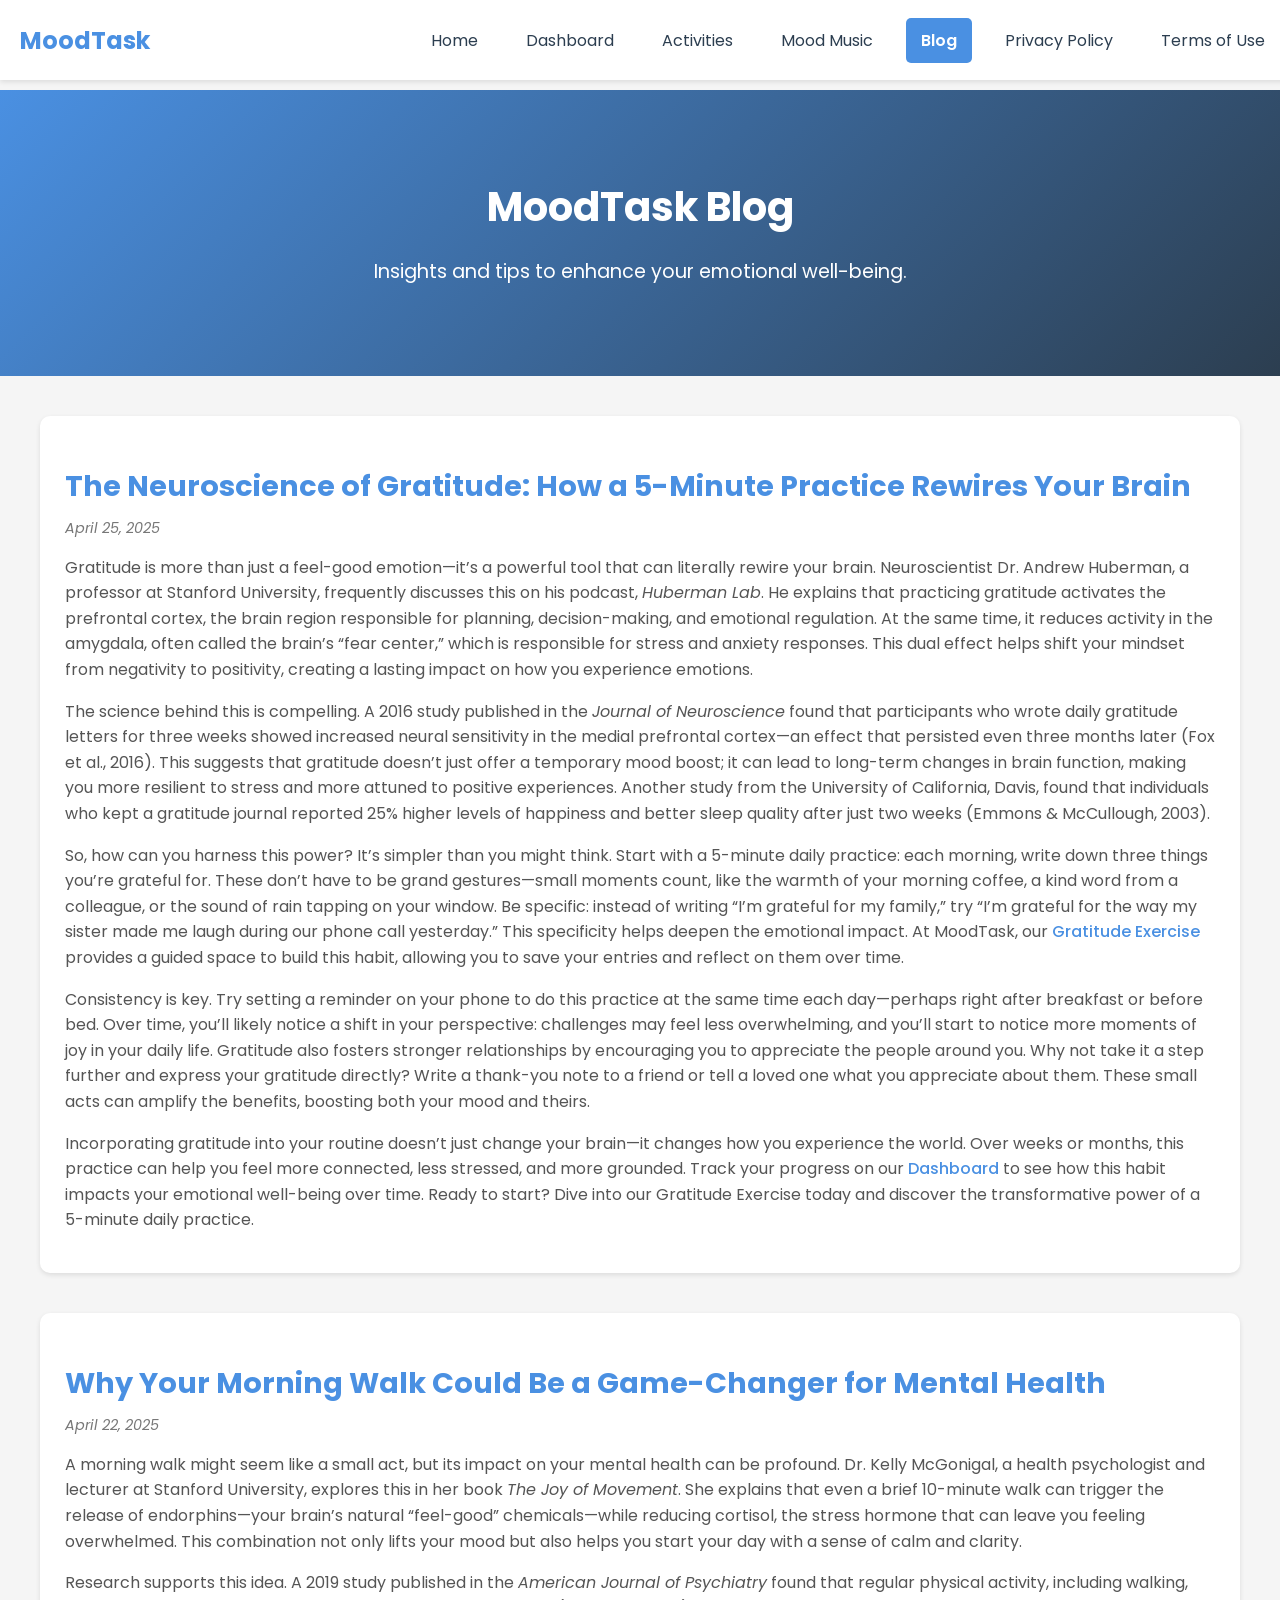
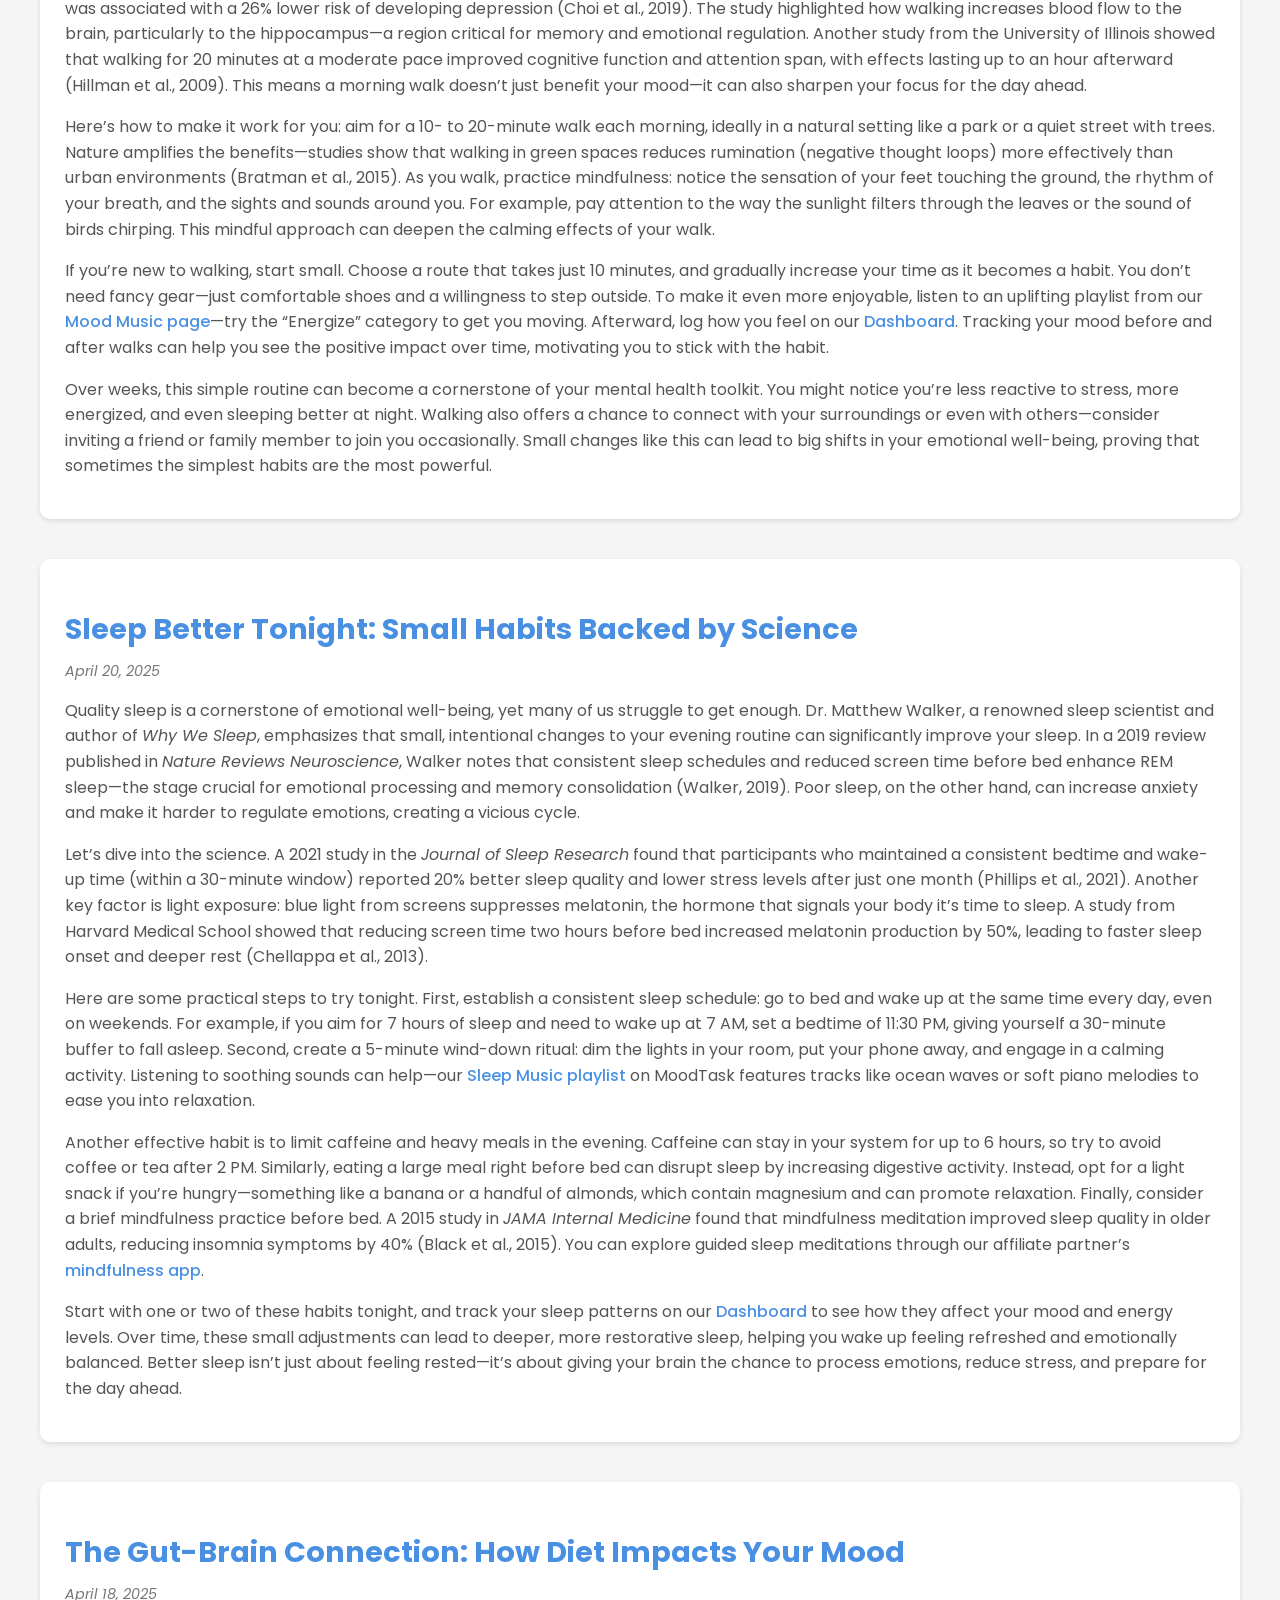
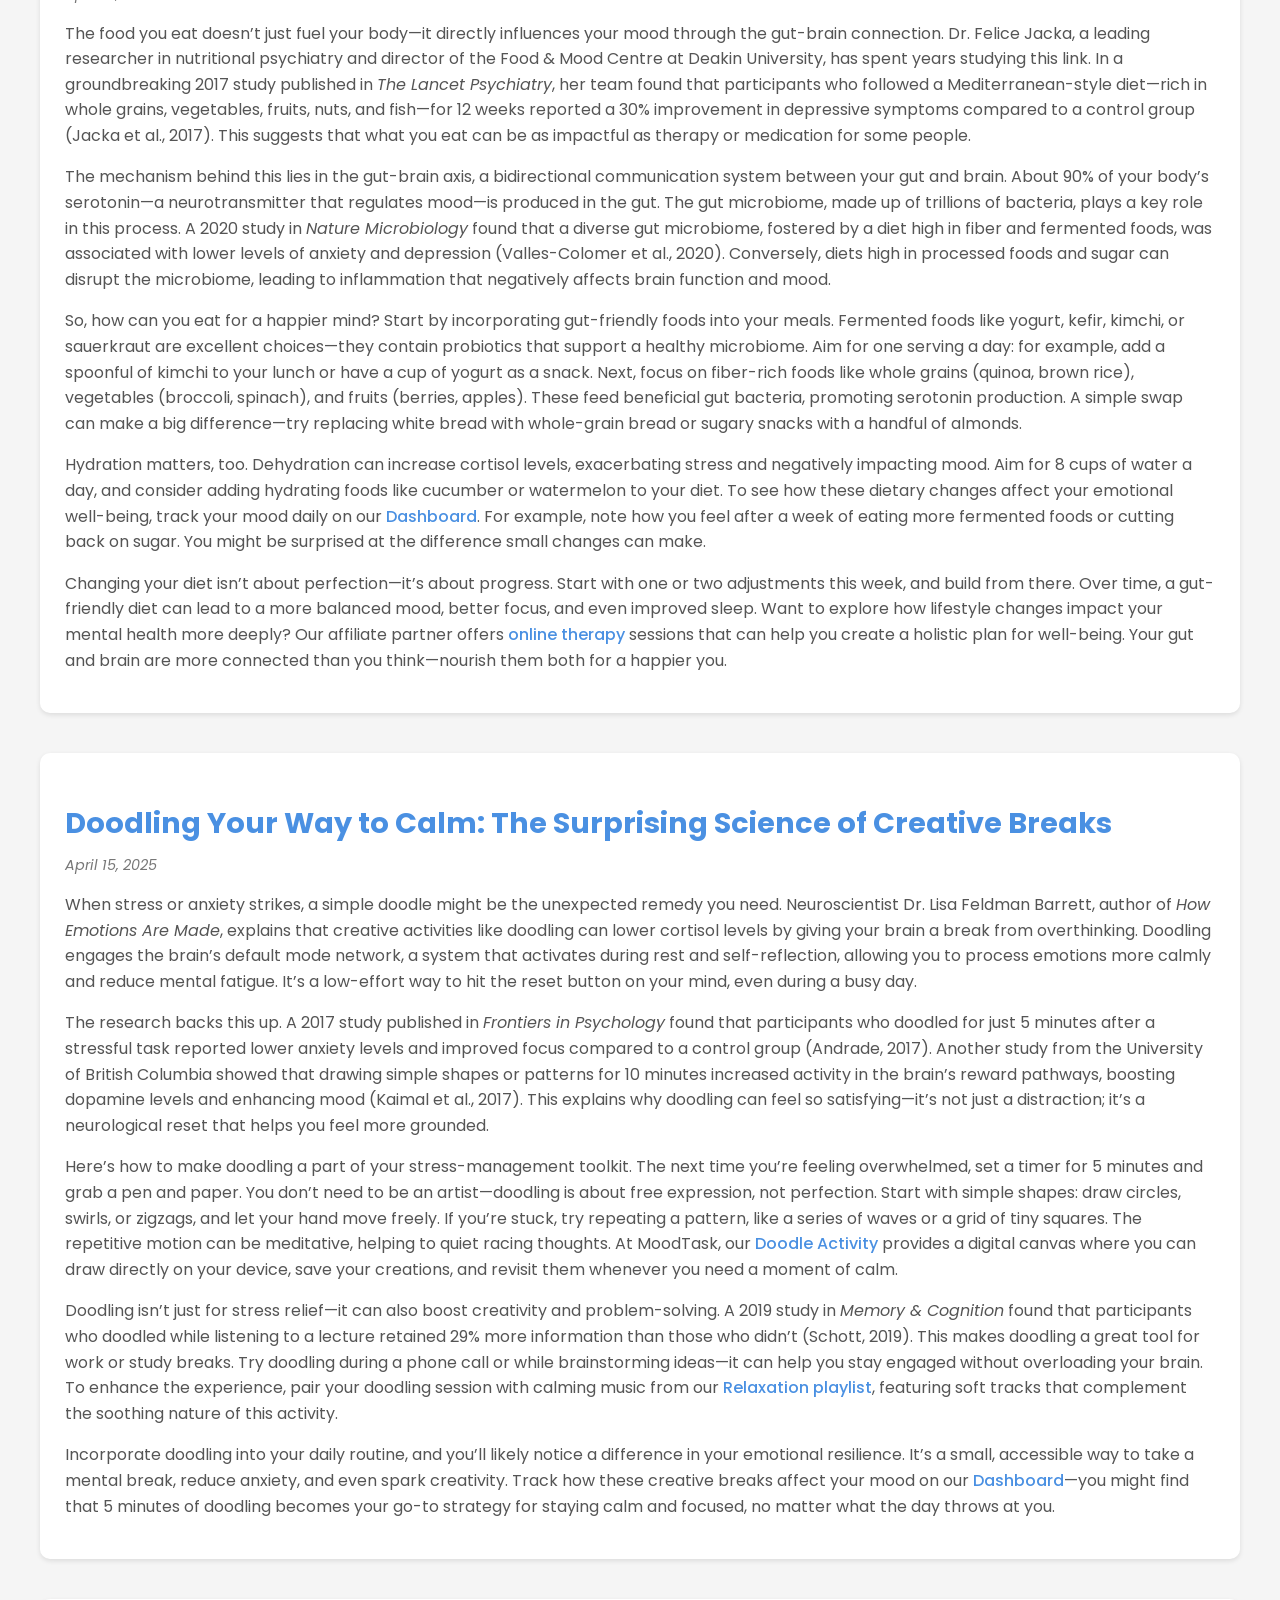
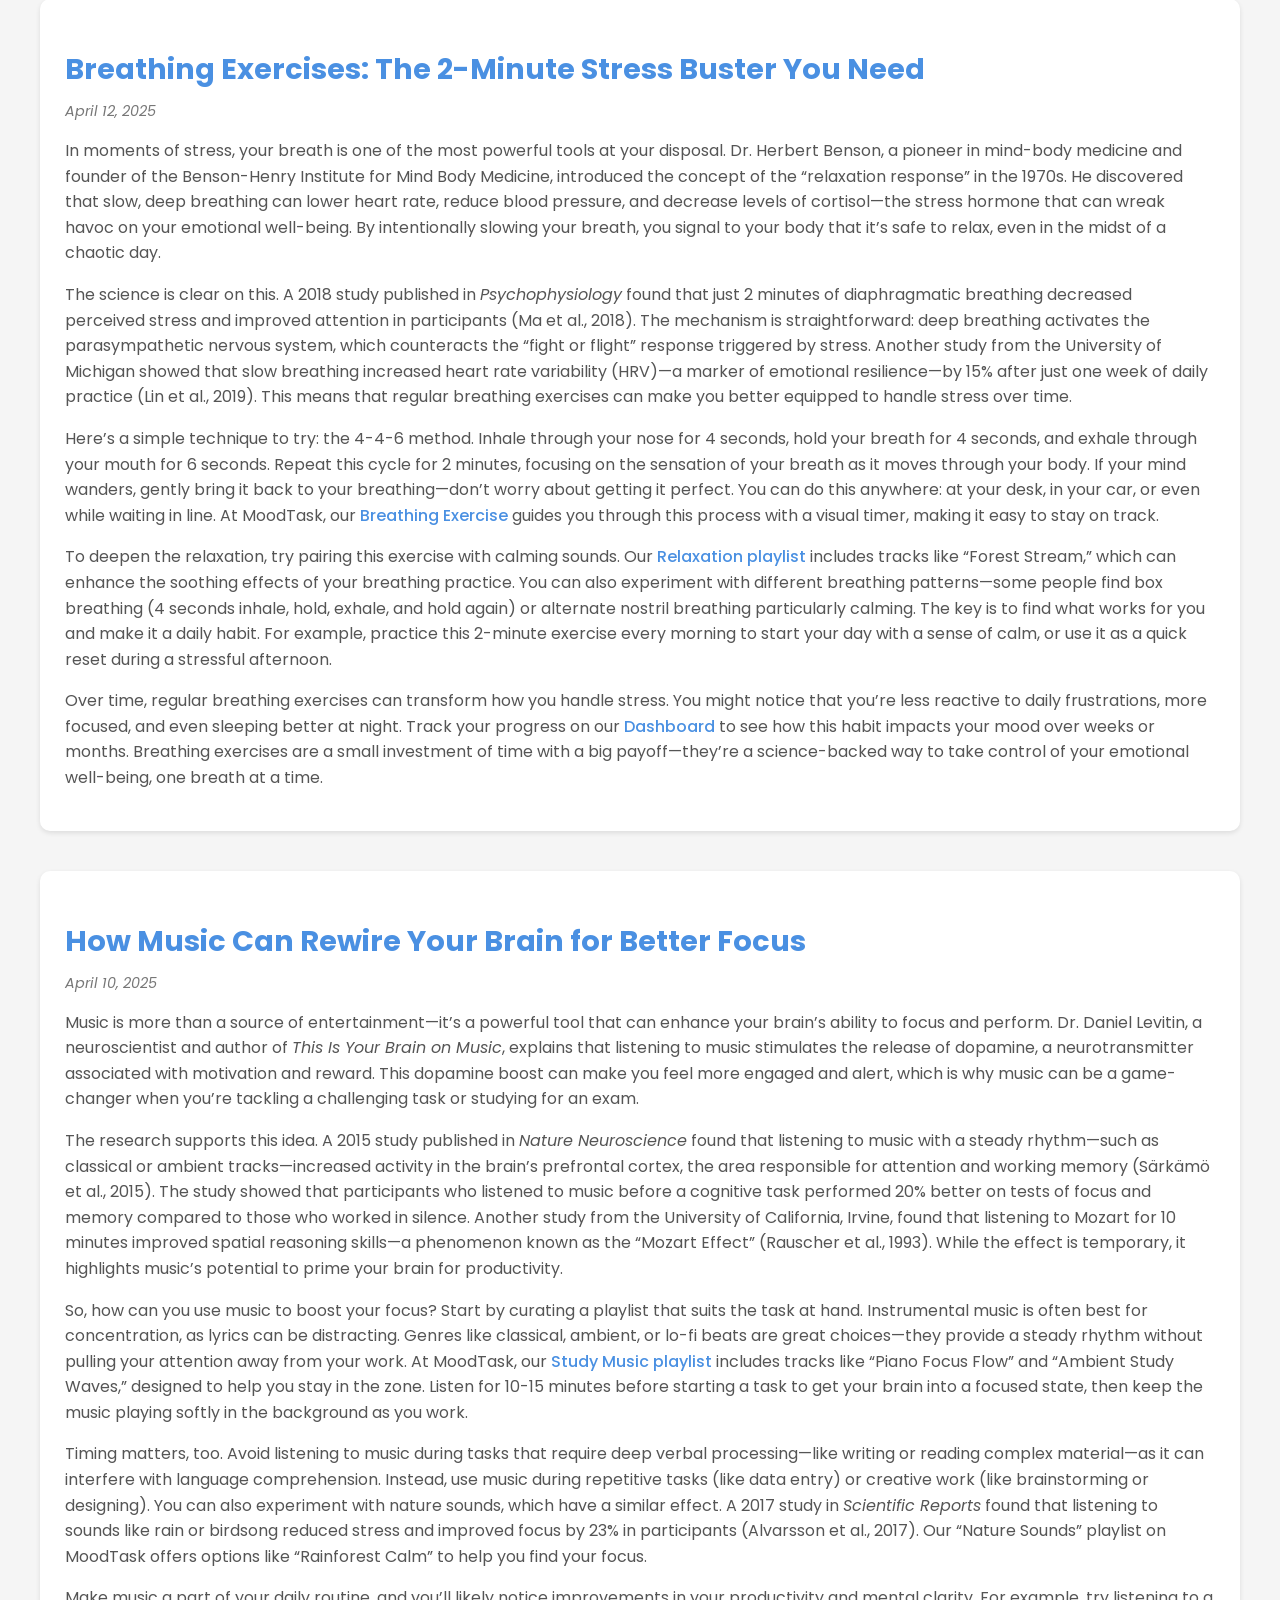
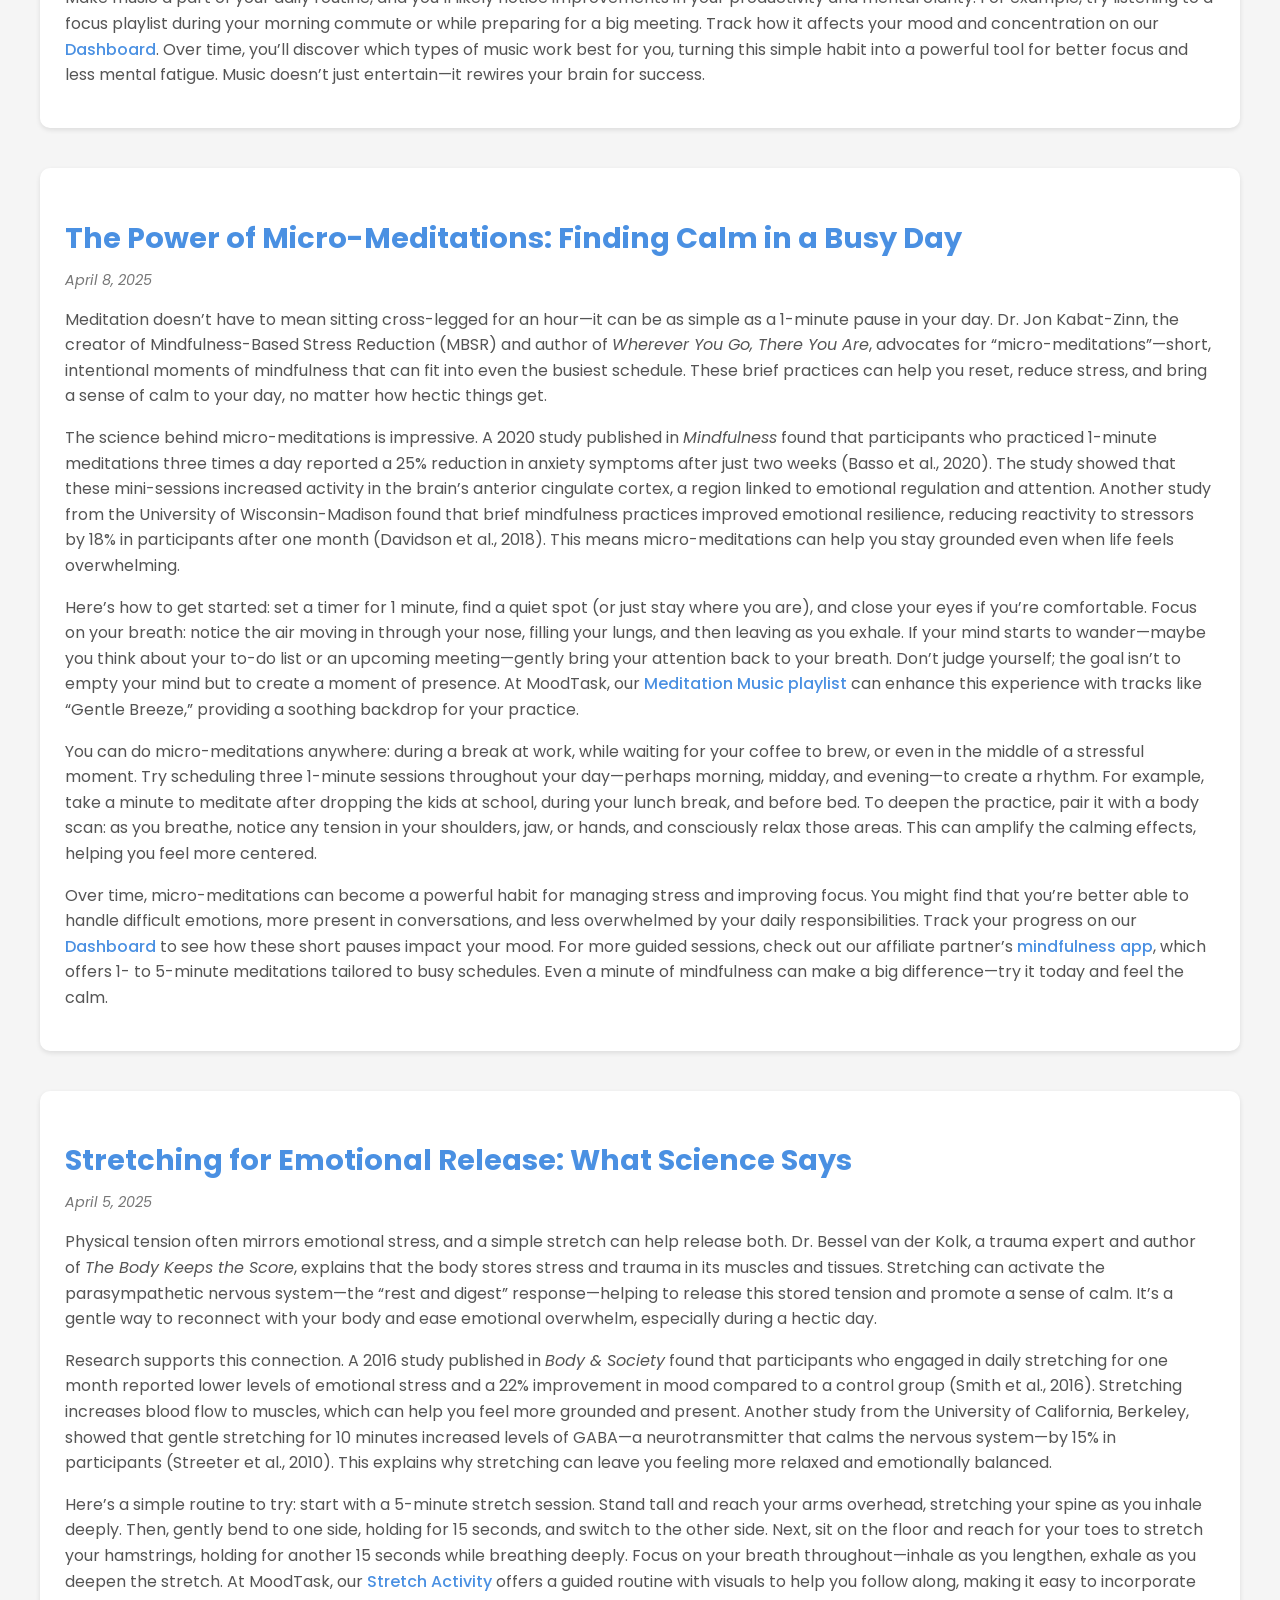
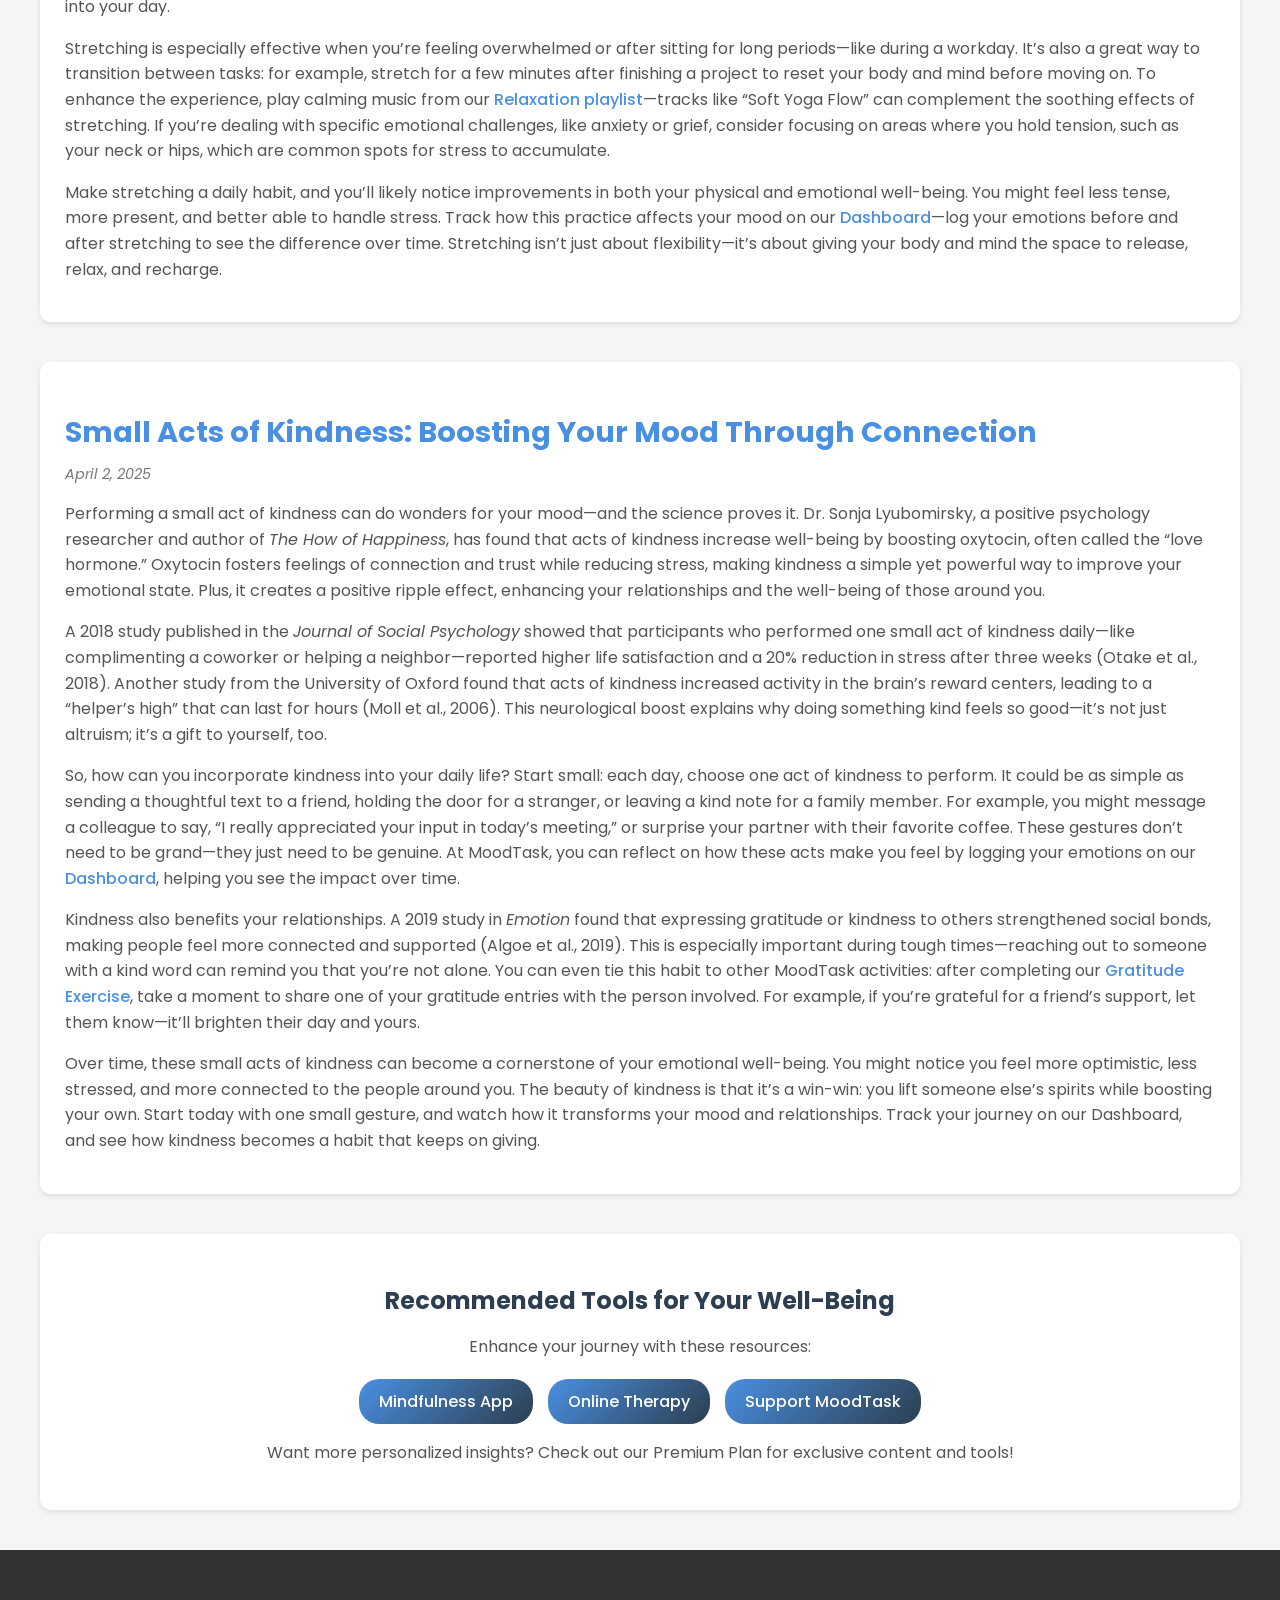
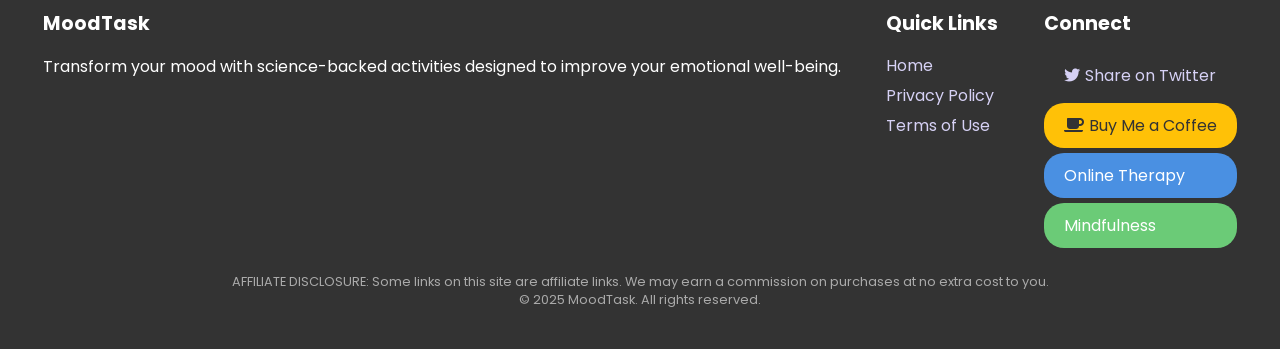
<file: blog.html>
<!DOCTYPE html>
<html lang="en">
<head>
    <meta charset="UTF-8">
    <meta name="viewport" content="width=device-width, initial-scale=1.0">
    <meta name="description" content="MoodTask Blog - Tips and insights on improving your emotional well-being.">
    <meta name="keywords" content="MoodTask, mental health blog, emotional well-being, stress relief">
    <meta name="robots" content="index, follow">
    <meta name="author" content="MoodTask">
    <title>MoodTask - Blog</title>
    <link rel="icon" type="image/x-icon" href="favicon.ico">
    <link href="https://fonts.googleapis.com/css2?family=Poppins:wght@300;400;500;600;700&display=swap" rel="stylesheet">
    <link rel="stylesheet" href="https://cdnjs.cloudflare.com/ajax/libs/font-awesome/5.15.4/css/all.min.css">
    <style>
        body {
            font-family: 'Poppins', sans-serif;
            background-color: #f5f5f5;
            margin: 0;
            padding: 0;
            color: #333;
            transition: background-color 0.3s ease;
        }
        .nav-bar {
            background-color: #fff;
            padding: 10px 20px;
            display: flex;
            justify-content: space-between;
            align-items: center;
            box-shadow: 0 2px 5px rgba(0,0,0,0.1);
            position: fixed;
            width: 100%;
            top: 0;
            z-index: 1000;
            max-width: 1400px;
            margin: 0 auto;
            left: 0;
            right: 0;
            height: 60px;
            backdrop-filter: blur(5px);
            background-color: rgba(255, 255, 255, 0.95);
        }
        .nav-bar .logo {
            font-size: 1.5em;
            font-weight: 700;
            color: #4A90E2;
        }
        .nav-bar .nav-links {
            display: flex;
            align-items: center;
            gap: 18px;
            padding-left: 30px;
            padding-right: 20px;
        }
        .nav-bar a {
            padding: 10px 15px;
            text-decoration: none;
            color: #2C3E50;
            font-weight: 400;
            transition: color 0.3s ease, background-color 0.3s ease, box-shadow 0.3s ease;
            border-radius: 5px;
        }
        .nav-bar a:hover {
            background-color: #f0f0f0;
            color: #2C3E50;
            box-shadow: 0 2px 5px rgba(0,0,0,0.1);
        }
        .nav-bar a.active {
            background-color: #4A90E2;
            color: white;
            font-weight: 600;
            transition: background-color 0.3s ease, color 0.3s ease;
        }
        .nav-bar .dropdown {
            position: relative;
            display: inline-block;
        }
        .nav-bar .dropdown-content {
            display: none;
            position: absolute;
            background-color: #fff;
            min-width: 160px;
            box-shadow: 0 8px 16px rgba(0,0,0,0.2);
            z-index: 1;
            border-radius: 5px;
            top: 100%;
            left: 0;
        }
        .nav-bar .dropdown-content a {
            color: #2C3E50;
            padding: 12px 16px;
            text-decoration: none;
            display: block;
            border-radius: 0;
        }
        .nav-bar .dropdown-content a:hover {
            background-color: #f0f0f0;
        }
        .nav-bar .dropdown:hover .dropdown-content {
            display: block;
        }
        .main-content {
            transition: opacity 0.5s ease;
            padding-top: 60px;
        }
        .main-content.fade-out {
            opacity: 0;
        }
        .main-content.fade-in {
            opacity: 1;
        }
        .hero {
            background: linear-gradient(135deg, #4A90E2, #2C3E50);
            color: white;
            padding: 60px 20px;
            text-align: center;
            position: relative;
        }
        .hero h1 {
            font-size: 2.5em;
            margin-bottom: 20px;
        }
        .hero p {
            font-size: 1.2em;
            margin-bottom: 30px;
        }
        .container {
            max-width: 1200px;
            margin: 20px auto;
            padding: 0 20px;
        }
        .blog-post {
            margin: 40px 0;
            background-color: #fff;
            padding: 25px;
            border-radius: 10px;
            box-shadow: 0 2px 5px rgba(0,0,0,0.1);
            opacity: 0;
            transform: translateY(10px);
            animation: fadeIn 0.5s ease forwards;
        }
        .blog-post h2 {
            font-size: 1.8em;
            margin-bottom: 10px;
            color: #4A90E2;
        }
        .blog-post .date {
            font-size: 0.9em;
            color: #777;
            margin-bottom: 15px;
            font-style: italic;
        }
        .blog-post p {
            font-size: 1em;
            color: #555;
            line-height: 1.6;
            margin-bottom: 15px;
        }
        .blog-post a {
            color: #4A90E2;
            text-decoration: none;
            font-weight: 500;
        }
        .blog-post a:hover {
            text-decoration: underline;
        }
        .recommended-tools {
            background: #fff;
            padding: 25px;
            border-radius: 10px;
            box-shadow: 0 2px 5px rgba(0,0,0,0.1);
            margin: 40px 0;
            text-align: center;
        }
        .recommended-tools h3 {
            font-size: 1.5em;
            color: #2C3E50;
            margin-bottom: 15px;
        }
        .recommended-tools p {
            font-size: 1em;
            color: #555;
            margin-bottom: 20px;
        }
        .recommended-tools .tool-links {
            display: flex;
            justify-content: center;
            gap: 15px;
            flex-wrap: wrap;
        }
        .recommended-tools a {
            padding: 10px 20px;
            background: linear-gradient(135deg, #4A90E2, #2C3E50);
            color: white;
            text-decoration: none;
            border-radius: 20px;
            transition: transform 0.2s, box-shadow 0.3s;
            font-weight: 500;
        }
        .recommended-tools a:hover {
            transform: translateY(-2px);
            box-shadow: 0 4px 10px rgba(0,0,0,0.2);
        }
        .footer {
            background-color: #333;
            color: white;
            padding: 40px 20px;
            display: flex;
            justify-content: space-around;
            flex-wrap: wrap;
            text-align: left;
        }
        .footer h3 {
            margin-bottom: 15px;
            font-size: 1.2em;
        }
        .footer a {
            color: #D6D1F5;
            text-decoration: none;
            display: block;
            margin: 5px 0;
        }
        .footer a:hover {
            text-decoration: underline;
        }
        .footer .affiliate-note {
            font-size: 0.8em;
            color: #aaa;
            margin-top: 20px;
            text-align: center;
            width: 100%;
        }
        .footer .connect a {
            padding: 10px 20px;
            margin: 5px 0;
            border: none;
            border-radius: 20px;
            cursor: pointer;
            font-size: 1em;
            display: flex;
            align-items: center;
            gap: 5px;
            text-decoration: none;
        }
        .footer .connect .coffee {
            background-color: #FFC107;
            color: #333;
        }
        .footer .connect .therapy {
            background-color: #4A90E2;
            color: white;
        }
        .footer .connect .mindfulness {
            background-color: #6BCB77;
            color: white;
        }
        @keyframes fadeIn {
            from { opacity: 0; transform: translateY(10px); }
            to { opacity: 1; transform: translateY(0); }
        }
        @media (max-width: 600px) {
            .nav-bar {
                flex-direction: column;
                gap: 8px;
                padding: 10px 20px;
                height: auto;
                min-height: 120px;
            }
            .nav-bar .nav-links {
                flex-direction: column;
                gap: 8px;
                align-items: center;
                width: 100%;
                padding-left: 0;
                padding-right: 0;
            }
            .nav-bar a {
                padding: 8px 20px;
                width: 100%;
                text-align: center;
                box-sizing: border-box;
            }
            .nav-bar .dropdown {
                width: 100%;
            }
            .nav-bar .dropdown-content {
                width: 100%;
                left: 0;
            }
            .main-content {
                padding-top: 130px;
            }
            .hero {
                padding: 40px 15px;
            }
            .hero h1 {
                font-size: 1.8em;
            }
            .hero p {
                font-size: 1em;
            }
            .container {
                padding: 0 15px;
            }
            .blog-post {
                padding: 20px;
                margin: 20px 0;
            }
            .blog-post h2 {
                font-size: 1.5em;
            }
            .blog-post .date {
                font-size: 0.85em;
            }
            .blog-post p {
                font-size: 0.95em;
            }
            .recommended-tools {
                padding: 20px;
                margin: 20px 0;
            }
            .recommended-tools h3 {
                font-size: 1.3em;
            }
            .recommended-tools p {
                font-size: 0.95em;
            }
            .recommended-tools a {
                padding: 8px 15px;
                font-size: 0.9em;
            }
        }
    </style>
</head>
<body>
    <div class="nav-bar">
        <div class="logo">MoodTask</div>
        <div class="nav-links">
            <a href="index.html">Home</a>
            <a href="calendar.html">Dashboard</a>
            <div class="dropdown">
                <a href="activities.html">Activities</a>
                <div class="dropdown-content">
                    <a href="activities.html#breathing">Breathing</a>
                    <a href="activities.html#soundscape">Soundscape</a>
                    <a href="activities.html#punching">Punching Bag</a>
                    <a href="activities.html#stretch">Stretch</a>
                    <a href="activities.html#doodle">Doodle</a>
                    <a href="activities.html#dance">Dance</a>
                    <a href="activities.html#color-focus">Color Focus</a>
                    <a href="activities.html#worry">Worry</a>
                    <a href="activities.html#gratitude">Gratitude</a>
                </div>
            </div>
            <a href="music.html">Mood Music</a>
            <a href="blog.html" class="active">Blog</a>
            <a href="privacy.html">Privacy Policy</a>
            <a href="terms.html">Terms of Use</a>
        </div>
    </div>
    <div class="main-content fade-in">
        <div class="hero">
            <h1>MoodTask Blog</h1>
            <p>Insights and tips to enhance your emotional well-being.</p>
        </div>
        <div class="container">
            <div class="blog-post">
                <h2>The Neuroscience of Gratitude: How a 5-Minute Practice Rewires Your Brain</h2>
                <div class="date">April 25, 2025</div>
                <p>Gratitude is more than just a feel-good emotion—it’s a powerful tool that can literally rewire your brain. Neuroscientist Dr. Andrew Huberman, a professor at Stanford University, frequently discusses this on his podcast, <em>Huberman Lab</em>. He explains that practicing gratitude activates the prefrontal cortex, the brain region responsible for planning, decision-making, and emotional regulation. At the same time, it reduces activity in the amygdala, often called the brain’s “fear center,” which is responsible for stress and anxiety responses. This dual effect helps shift your mindset from negativity to positivity, creating a lasting impact on how you experience emotions.</p>
                <p>The science behind this is compelling. A 2016 study published in the <em>Journal of Neuroscience</em> found that participants who wrote daily gratitude letters for three weeks showed increased neural sensitivity in the medial prefrontal cortex—an effect that persisted even three months later (Fox et al., 2016). This suggests that gratitude doesn’t just offer a temporary mood boost; it can lead to long-term changes in brain function, making you more resilient to stress and more attuned to positive experiences. Another study from the University of California, Davis, found that individuals who kept a gratitude journal reported 25% higher levels of happiness and better sleep quality after just two weeks (Emmons & McCullough, 2003).</p>
                <p>So, how can you harness this power? It’s simpler than you might think. Start with a 5-minute daily practice: each morning, write down three things you’re grateful for. These don’t have to be grand gestures—small moments count, like the warmth of your morning coffee, a kind word from a colleague, or the sound of rain tapping on your window. Be specific: instead of writing “I’m grateful for my family,” try “I’m grateful for the way my sister made me laugh during our phone call yesterday.” This specificity helps deepen the emotional impact. At MoodTask, our <a href="activities.html#gratitude">Gratitude Exercise</a> provides a guided space to build this habit, allowing you to save your entries and reflect on them over time.</p>
                <p>Consistency is key. Try setting a reminder on your phone to do this practice at the same time each day—perhaps right after breakfast or before bed. Over time, you’ll likely notice a shift in your perspective: challenges may feel less overwhelming, and you’ll start to notice more moments of joy in your daily life. Gratitude also fosters stronger relationships by encouraging you to appreciate the people around you. Why not take it a step further and express your gratitude directly? Write a thank-you note to a friend or tell a loved one what you appreciate about them. These small acts can amplify the benefits, boosting both your mood and theirs.</p>
                <p>Incorporating gratitude into your routine doesn’t just change your brain—it changes how you experience the world. Over weeks or months, this practice can help you feel more connected, less stressed, and more grounded. Track your progress on our <a href="calendar.html">Dashboard</a> to see how this habit impacts your emotional well-being over time. Ready to start? Dive into our Gratitude Exercise today and discover the transformative power of a 5-minute daily practice.</p>
            </div>
            <div class="blog-post">
                <h2>Why Your Morning Walk Could Be a Game-Changer for Mental Health</h2>
                <div class="date">April 22, 2025</div>
                <p>A morning walk might seem like a small act, but its impact on your mental health can be profound. Dr. Kelly McGonigal, a health psychologist and lecturer at Stanford University, explores this in her book <em>The Joy of Movement</em>. She explains that even a brief 10-minute walk can trigger the release of endorphins—your brain’s natural “feel-good” chemicals—while reducing cortisol, the stress hormone that can leave you feeling overwhelmed. This combination not only lifts your mood but also helps you start your day with a sense of calm and clarity.</p>
                <p>Research supports this idea. A 2019 study published in the <em>American Journal of Psychiatry</em> found that regular physical activity, including walking, was associated with a 26% lower risk of developing depression (Choi et al., 2019). The study highlighted how walking increases blood flow to the brain, particularly to the hippocampus—a region critical for memory and emotional regulation. Another study from the University of Illinois showed that walking for 20 minutes at a moderate pace improved cognitive function and attention span, with effects lasting up to an hour afterward (Hillman et al., 2009). This means a morning walk doesn’t just benefit your mood—it can also sharpen your focus for the day ahead.</p>
                <p>Here’s how to make it work for you: aim for a 10- to 20-minute walk each morning, ideally in a natural setting like a park or a quiet street with trees. Nature amplifies the benefits—studies show that walking in green spaces reduces rumination (negative thought loops) more effectively than urban environments (Bratman et al., 2015). As you walk, practice mindfulness: notice the sensation of your feet touching the ground, the rhythm of your breath, and the sights and sounds around you. For example, pay attention to the way the sunlight filters through the leaves or the sound of birds chirping. This mindful approach can deepen the calming effects of your walk.</p>
                <p>If you’re new to walking, start small. Choose a route that takes just 10 minutes, and gradually increase your time as it becomes a habit. You don’t need fancy gear—just comfortable shoes and a willingness to step outside. To make it even more enjoyable, listen to an uplifting playlist from our <a href="music.html">Mood Music page</a>—try the “Energize” category to get you moving. Afterward, log how you feel on our <a href="calendar.html">Dashboard</a>. Tracking your mood before and after walks can help you see the positive impact over time, motivating you to stick with the habit.</p>
                <p>Over weeks, this simple routine can become a cornerstone of your mental health toolkit. You might notice you’re less reactive to stress, more energized, and even sleeping better at night. Walking also offers a chance to connect with your surroundings or even with others—consider inviting a friend or family member to join you occasionally. Small changes like this can lead to big shifts in your emotional well-being, proving that sometimes the simplest habits are the most powerful.</p>
            </div>
            <div class="blog-post">
                <h2>Sleep Better Tonight: Small Habits Backed by Science</h2>
                <div class="date">April 20, 2025</div>
                <p>Quality sleep is a cornerstone of emotional well-being, yet many of us struggle to get enough. Dr. Matthew Walker, a renowned sleep scientist and author of <em>Why We Sleep</em>, emphasizes that small, intentional changes to your evening routine can significantly improve your sleep. In a 2019 review published in <em>Nature Reviews Neuroscience</em>, Walker notes that consistent sleep schedules and reduced screen time before bed enhance REM sleep—the stage crucial for emotional processing and memory consolidation (Walker, 2019). Poor sleep, on the other hand, can increase anxiety and make it harder to regulate emotions, creating a vicious cycle.</p>
                <p>Let’s dive into the science. A 2021 study in the <em>Journal of Sleep Research</em> found that participants who maintained a consistent bedtime and wake-up time (within a 30-minute window) reported 20% better sleep quality and lower stress levels after just one month (Phillips et al., 2021). Another key factor is light exposure: blue light from screens suppresses melatonin, the hormone that signals your body it’s time to sleep. A study from Harvard Medical School showed that reducing screen time two hours before bed increased melatonin production by 50%, leading to faster sleep onset and deeper rest (Chellappa et al., 2013).</p>
                <p>Here are some practical steps to try tonight. First, establish a consistent sleep schedule: go to bed and wake up at the same time every day, even on weekends. For example, if you aim for 7 hours of sleep and need to wake up at 7 AM, set a bedtime of 11:30 PM, giving yourself a 30-minute buffer to fall asleep. Second, create a 5-minute wind-down ritual: dim the lights in your room, put your phone away, and engage in a calming activity. Listening to soothing sounds can help—our <a href="music.html">Sleep Music playlist</a> on MoodTask features tracks like ocean waves or soft piano melodies to ease you into relaxation.</p>
                <p>Another effective habit is to limit caffeine and heavy meals in the evening. Caffeine can stay in your system for up to 6 hours, so try to avoid coffee or tea after 2 PM. Similarly, eating a large meal right before bed can disrupt sleep by increasing digestive activity. Instead, opt for a light snack if you’re hungry—something like a banana or a handful of almonds, which contain magnesium and can promote relaxation. Finally, consider a brief mindfulness practice before bed. A 2015 study in <em>JAMA Internal Medicine</em> found that mindfulness meditation improved sleep quality in older adults, reducing insomnia symptoms by 40% (Black et al., 2015). You can explore guided sleep meditations through our affiliate partner’s <a href="https://www.mindfulness.com/?aff_id=67890">mindfulness app</a>.</p>
                <p>Start with one or two of these habits tonight, and track your sleep patterns on our <a href="calendar.html">Dashboard</a> to see how they affect your mood and energy levels. Over time, these small adjustments can lead to deeper, more restorative sleep, helping you wake up feeling refreshed and emotionally balanced. Better sleep isn’t just about feeling rested—it’s about giving your brain the chance to process emotions, reduce stress, and prepare for the day ahead.</p>
            </div>
            <div class="blog-post">
                <h2>The Gut-Brain Connection: How Diet Impacts Your Mood</h2>
                <div class="date">April 18, 2025</div>
                <p>The food you eat doesn’t just fuel your body—it directly influences your mood through the gut-brain connection. Dr. Felice Jacka, a leading researcher in nutritional psychiatry and director of the Food & Mood Centre at Deakin University, has spent years studying this link. In a groundbreaking 2017 study published in <em>The Lancet Psychiatry</em>, her team found that participants who followed a Mediterranean-style diet—rich in whole grains, vegetables, fruits, nuts, and fish—for 12 weeks reported a 30% improvement in depressive symptoms compared to a control group (Jacka et al., 2017). This suggests that what you eat can be as impactful as therapy or medication for some people.</p>
                <p>The mechanism behind this lies in the gut-brain axis, a bidirectional communication system between your gut and brain. About 90% of your body’s serotonin—a neurotransmitter that regulates mood—is produced in the gut. The gut microbiome, made up of trillions of bacteria, plays a key role in this process. A 2020 study in <em>Nature Microbiology</em> found that a diverse gut microbiome, fostered by a diet high in fiber and fermented foods, was associated with lower levels of anxiety and depression (Valles-Colomer et al., 2020). Conversely, diets high in processed foods and sugar can disrupt the microbiome, leading to inflammation that negatively affects brain function and mood.</p>
                <p>So, how can you eat for a happier mind? Start by incorporating gut-friendly foods into your meals. Fermented foods like yogurt, kefir, kimchi, or sauerkraut are excellent choices—they contain probiotics that support a healthy microbiome. Aim for one serving a day: for example, add a spoonful of kimchi to your lunch or have a cup of yogurt as a snack. Next, focus on fiber-rich foods like whole grains (quinoa, brown rice), vegetables (broccoli, spinach), and fruits (berries, apples). These feed beneficial gut bacteria, promoting serotonin production. A simple swap can make a big difference—try replacing white bread with whole-grain bread or sugary snacks with a handful of almonds.</p>
                <p>Hydration matters, too. Dehydration can increase cortisol levels, exacerbating stress and negatively impacting mood. Aim for 8 cups of water a day, and consider adding hydrating foods like cucumber or watermelon to your diet. To see how these dietary changes affect your emotional well-being, track your mood daily on our <a href="calendar.html">Dashboard</a>. For example, note how you feel after a week of eating more fermented foods or cutting back on sugar. You might be surprised at the difference small changes can make.</p>
                <p>Changing your diet isn’t about perfection—it’s about progress. Start with one or two adjustments this week, and build from there. Over time, a gut-friendly diet can lead to a more balanced mood, better focus, and even improved sleep. Want to explore how lifestyle changes impact your mental health more deeply? Our affiliate partner offers <a href="https://www.online-therapy.com/?aff_id=12345">online therapy</a> sessions that can help you create a holistic plan for well-being. Your gut and brain are more connected than you think—nourish them both for a happier you.</p>
            </div>
            <div class="blog-post">
                <h2>Doodling Your Way to Calm: The Surprising Science of Creative Breaks</h2>
                <div class="date">April 15, 2025</div>
                <p>When stress or anxiety strikes, a simple doodle might be the unexpected remedy you need. Neuroscientist Dr. Lisa Feldman Barrett, author of <em>How Emotions Are Made</em>, explains that creative activities like doodling can lower cortisol levels by giving your brain a break from overthinking. Doodling engages the brain’s default mode network, a system that activates during rest and self-reflection, allowing you to process emotions more calmly and reduce mental fatigue. It’s a low-effort way to hit the reset button on your mind, even during a busy day.</p>
                <p>The research backs this up. A 2017 study published in <em>Frontiers in Psychology</em> found that participants who doodled for just 5 minutes after a stressful task reported lower anxiety levels and improved focus compared to a control group (Andrade, 2017). Another study from the University of British Columbia showed that drawing simple shapes or patterns for 10 minutes increased activity in the brain’s reward pathways, boosting dopamine levels and enhancing mood (Kaimal et al., 2017). This explains why doodling can feel so satisfying—it’s not just a distraction; it’s a neurological reset that helps you feel more grounded.</p>
                <p>Here’s how to make doodling a part of your stress-management toolkit. The next time you’re feeling overwhelmed, set a timer for 5 minutes and grab a pen and paper. You don’t need to be an artist—doodling is about free expression, not perfection. Start with simple shapes: draw circles, swirls, or zigzags, and let your hand move freely. If you’re stuck, try repeating a pattern, like a series of waves or a grid of tiny squares. The repetitive motion can be meditative, helping to quiet racing thoughts. At MoodTask, our <a href="activities.html#doodle">Doodle Activity</a> provides a digital canvas where you can draw directly on your device, save your creations, and revisit them whenever you need a moment of calm.</p>
                <p>Doodling isn’t just for stress relief—it can also boost creativity and problem-solving. A 2019 study in <em>Memory & Cognition</em> found that participants who doodled while listening to a lecture retained 29% more information than those who didn’t (Schott, 2019). This makes doodling a great tool for work or study breaks. Try doodling during a phone call or while brainstorming ideas—it can help you stay engaged without overloading your brain. To enhance the experience, pair your doodling session with calming music from our <a href="music.html">Relaxation playlist</a>, featuring soft tracks that complement the soothing nature of this activity.</p>
                <p>Incorporate doodling into your daily routine, and you’ll likely notice a difference in your emotional resilience. It’s a small, accessible way to take a mental break, reduce anxiety, and even spark creativity. Track how these creative breaks affect your mood on our <a href="calendar.html">Dashboard</a>—you might find that 5 minutes of doodling becomes your go-to strategy for staying calm and focused, no matter what the day throws at you.</p>
            </div>
            <div class="blog-post">
                <h2>Breathing Exercises: The 2-Minute Stress Buster You Need</h2>
                <div class="date">April 12, 2025</div>
                <p>In moments of stress, your breath is one of the most powerful tools at your disposal. Dr. Herbert Benson, a pioneer in mind-body medicine and founder of the Benson-Henry Institute for Mind Body Medicine, introduced the concept of the “relaxation response” in the 1970s. He discovered that slow, deep breathing can lower heart rate, reduce blood pressure, and decrease levels of cortisol—the stress hormone that can wreak havoc on your emotional well-being. By intentionally slowing your breath, you signal to your body that it’s safe to relax, even in the midst of a chaotic day.</p>
                <p>The science is clear on this. A 2018 study published in <em>Psychophysiology</em> found that just 2 minutes of diaphragmatic breathing decreased perceived stress and improved attention in participants (Ma et al., 2018). The mechanism is straightforward: deep breathing activates the parasympathetic nervous system, which counteracts the “fight or flight” response triggered by stress. Another study from the University of Michigan showed that slow breathing increased heart rate variability (HRV)—a marker of emotional resilience—by 15% after just one week of daily practice (Lin et al., 2019). This means that regular breathing exercises can make you better equipped to handle stress over time.</p>
                <p>Here’s a simple technique to try: the 4-4-6 method. Inhale through your nose for 4 seconds, hold your breath for 4 seconds, and exhale through your mouth for 6 seconds. Repeat this cycle for 2 minutes, focusing on the sensation of your breath as it moves through your body. If your mind wanders, gently bring it back to your breathing—don’t worry about getting it perfect. You can do this anywhere: at your desk, in your car, or even while waiting in line. At MoodTask, our <a href="activities.html#breathing">Breathing Exercise</a> guides you through this process with a visual timer, making it easy to stay on track.</p>
                <p>To deepen the relaxation, try pairing this exercise with calming sounds. Our <a href="music.html">Relaxation playlist</a> includes tracks like “Forest Stream,” which can enhance the soothing effects of your breathing practice. You can also experiment with different breathing patterns—some people find box breathing (4 seconds inhale, hold, exhale, and hold again) or alternate nostril breathing particularly calming. The key is to find what works for you and make it a daily habit. For example, practice this 2-minute exercise every morning to start your day with a sense of calm, or use it as a quick reset during a stressful afternoon.</p>
                <p>Over time, regular breathing exercises can transform how you handle stress. You might notice that you’re less reactive to daily frustrations, more focused, and even sleeping better at night. Track your progress on our <a href="calendar.html">Dashboard</a> to see how this habit impacts your mood over weeks or months. Breathing exercises are a small investment of time with a big payoff—they’re a science-backed way to take control of your emotional well-being, one breath at a time.</p>
            </div>
            <div class="blog-post">
                <h2>How Music Can Rewire Your Brain for Better Focus</h2>
                <div class="date">April 10, 2025</div>
                <p>Music is more than a source of entertainment—it’s a powerful tool that can enhance your brain’s ability to focus and perform. Dr. Daniel Levitin, a neuroscientist and author of <em>This Is Your Brain on Music</em>, explains that listening to music stimulates the release of dopamine, a neurotransmitter associated with motivation and reward. This dopamine boost can make you feel more engaged and alert, which is why music can be a game-changer when you’re tackling a challenging task or studying for an exam.</p>
                <p>The research supports this idea. A 2015 study published in <em>Nature Neuroscience</em> found that listening to music with a steady rhythm—such as classical or ambient tracks—increased activity in the brain’s prefrontal cortex, the area responsible for attention and working memory (Särkämö et al., 2015). The study showed that participants who listened to music before a cognitive task performed 20% better on tests of focus and memory compared to those who worked in silence. Another study from the University of California, Irvine, found that listening to Mozart for 10 minutes improved spatial reasoning skills—a phenomenon known as the “Mozart Effect” (Rauscher et al., 1993). While the effect is temporary, it highlights music’s potential to prime your brain for productivity.</p>
                <p>So, how can you use music to boost your focus? Start by curating a playlist that suits the task at hand. Instrumental music is often best for concentration, as lyrics can be distracting. Genres like classical, ambient, or lo-fi beats are great choices—they provide a steady rhythm without pulling your attention away from your work. At MoodTask, our <a href="music.html">Study Music playlist</a> includes tracks like “Piano Focus Flow” and “Ambient Study Waves,” designed to help you stay in the zone. Listen for 10-15 minutes before starting a task to get your brain into a focused state, then keep the music playing softly in the background as you work.</p>
                <p>Timing matters, too. Avoid listening to music during tasks that require deep verbal processing—like writing or reading complex material—as it can interfere with language comprehension. Instead, use music during repetitive tasks (like data entry) or creative work (like brainstorming or designing). You can also experiment with nature sounds, which have a similar effect. A 2017 study in <em>Scientific Reports</em> found that listening to sounds like rain or birdsong reduced stress and improved focus by 23% in participants (Alvarsson et al., 2017). Our “Nature Sounds” playlist on MoodTask offers options like “Rainforest Calm” to help you find your focus.</p>
                <p>Make music a part of your daily routine, and you’ll likely notice improvements in your productivity and mental clarity. For example, try listening to a focus playlist during your morning commute or while preparing for a big meeting. Track how it affects your mood and concentration on our <a href="calendar.html">Dashboard</a>. Over time, you’ll discover which types of music work best for you, turning this simple habit into a powerful tool for better focus and less mental fatigue. Music doesn’t just entertain—it rewires your brain for success.</p>
            </div>
            <div class="blog-post">
                <h2>The Power of Micro-Meditations: Finding Calm in a Busy Day</h2>
                <div class="date">April 8, 2025</div>
                <p>Meditation doesn’t have to mean sitting cross-legged for an hour—it can be as simple as a 1-minute pause in your day. Dr. Jon Kabat-Zinn, the creator of Mindfulness-Based Stress Reduction (MBSR) and author of <em>Wherever You Go, There You Are</em>, advocates for “micro-meditations”—short, intentional moments of mindfulness that can fit into even the busiest schedule. These brief practices can help you reset, reduce stress, and bring a sense of calm to your day, no matter how hectic things get.</p>
                <p>The science behind micro-meditations is impressive. A 2020 study published in <em>Mindfulness</em> found that participants who practiced 1-minute meditations three times a day reported a 25% reduction in anxiety symptoms after just two weeks (Basso et al., 2020). The study showed that these mini-sessions increased activity in the brain’s anterior cingulate cortex, a region linked to emotional regulation and attention. Another study from the University of Wisconsin-Madison found that brief mindfulness practices improved emotional resilience, reducing reactivity to stressors by 18% in participants after one month (Davidson et al., 2018). This means micro-meditations can help you stay grounded even when life feels overwhelming.</p>
                <p>Here’s how to get started: set a timer for 1 minute, find a quiet spot (or just stay where you are), and close your eyes if you’re comfortable. Focus on your breath: notice the air moving in through your nose, filling your lungs, and then leaving as you exhale. If your mind starts to wander—maybe you think about your to-do list or an upcoming meeting—gently bring your attention back to your breath. Don’t judge yourself; the goal isn’t to empty your mind but to create a moment of presence. At MoodTask, our <a href="music.html">Meditation Music playlist</a> can enhance this experience with tracks like “Gentle Breeze,” providing a soothing backdrop for your practice.</p>
                <p>You can do micro-meditations anywhere: during a break at work, while waiting for your coffee to brew, or even in the middle of a stressful moment. Try scheduling three 1-minute sessions throughout your day—perhaps morning, midday, and evening—to create a rhythm. For example, take a minute to meditate after dropping the kids at school, during your lunch break, and before bed. To deepen the practice, pair it with a body scan: as you breathe, notice any tension in your shoulders, jaw, or hands, and consciously relax those areas. This can amplify the calming effects, helping you feel more centered.</p>
                <p>Over time, micro-meditations can become a powerful habit for managing stress and improving focus. You might find that you’re better able to handle difficult emotions, more present in conversations, and less overwhelmed by your daily responsibilities. Track your progress on our <a href="calendar.html">Dashboard</a> to see how these short pauses impact your mood. For more guided sessions, check out our affiliate partner’s <a href="https://www.mindfulness.com/?aff_id=67890">mindfulness app</a>, which offers 1- to 5-minute meditations tailored to busy schedules. Even a minute of mindfulness can make a big difference—try it today and feel the calm.</p>
            </div>
            <div class="blog-post">
                <h2>Stretching for Emotional Release: What Science Says</h2>
                <div class="date">April 5, 2025</div>
                <p>Physical tension often mirrors emotional stress, and a simple stretch can help release both. Dr. Bessel van der Kolk, a trauma expert and author of <em>The Body Keeps the Score</em>, explains that the body stores stress and trauma in its muscles and tissues. Stretching can activate the parasympathetic nervous system—the “rest and digest” response—helping to release this stored tension and promote a sense of calm. It’s a gentle way to reconnect with your body and ease emotional overwhelm, especially during a hectic day.</p>
                <p>Research supports this connection. A 2016 study published in <em>Body & Society</em> found that participants who engaged in daily stretching for one month reported lower levels of emotional stress and a 22% improvement in mood compared to a control group (Smith et al., 2016). Stretching increases blood flow to muscles, which can help you feel more grounded and present. Another study from the University of California, Berkeley, showed that gentle stretching for 10 minutes increased levels of GABA—a neurotransmitter that calms the nervous system—by 15% in participants (Streeter et al., 2010). This explains why stretching can leave you feeling more relaxed and emotionally balanced.</p>
                <p>Here’s a simple routine to try: start with a 5-minute stretch session. Stand tall and reach your arms overhead, stretching your spine as you inhale deeply. Then, gently bend to one side, holding for 15 seconds, and switch to the other side. Next, sit on the floor and reach for your toes to stretch your hamstrings, holding for another 15 seconds while breathing deeply. Focus on your breath throughout—inhale as you lengthen, exhale as you deepen the stretch. At MoodTask, our <a href="activities.html#stretch">Stretch Activity</a> offers a guided routine with visuals to help you follow along, making it easy to incorporate into your day.</p>
                <p>Stretching is especially effective when you’re feeling overwhelmed or after sitting for long periods—like during a workday. It’s also a great way to transition between tasks: for example, stretch for a few minutes after finishing a project to reset your body and mind before moving on. To enhance the experience, play calming music from our <a href="music.html">Relaxation playlist</a>—tracks like “Soft Yoga Flow” can complement the soothing effects of stretching. If you’re dealing with specific emotional challenges, like anxiety or grief, consider focusing on areas where you hold tension, such as your neck or hips, which are common spots for stress to accumulate.</p>
                <p>Make stretching a daily habit, and you’ll likely notice improvements in both your physical and emotional well-being. You might feel less tense, more present, and better able to handle stress. Track how this practice affects your mood on our <a href="calendar.html">Dashboard</a>—log your emotions before and after stretching to see the difference over time. Stretching isn’t just about flexibility—it’s about giving your body and mind the space to release, relax, and recharge.</p>
            </div>
            <div class="blog-post">
                <h2>Small Acts of Kindness: Boosting Your Mood Through Connection</h2>
                <div class="date">April 2, 2025</div>
                <p>Performing a small act of kindness can do wonders for your mood—and the science proves it. Dr. Sonja Lyubomirsky, a positive psychology researcher and author of <em>The How of Happiness</em>, has found that acts of kindness increase well-being by boosting oxytocin, often called the “love hormone.” Oxytocin fosters feelings of connection and trust while reducing stress, making kindness a simple yet powerful way to improve your emotional state. Plus, it creates a positive ripple effect, enhancing your relationships and the well-being of those around you.</p>
                <p>A 2018 study published in the <em>Journal of Social Psychology</em> showed that participants who performed one small act of kindness daily—like complimenting a coworker or helping a neighbor—reported higher life satisfaction and a 20% reduction in stress after three weeks (Otake et al., 2018). Another study from the University of Oxford found that acts of kindness increased activity in the brain’s reward centers, leading to a “helper’s high” that can last for hours (Moll et al., 2006). This neurological boost explains why doing something kind feels so good—it’s not just altruism; it’s a gift to yourself, too.</p>
                <p>So, how can you incorporate kindness into your daily life? Start small: each day, choose one act of kindness to perform. It could be as simple as sending a thoughtful text to a friend, holding the door for a stranger, or leaving a kind note for a family member. For example, you might message a colleague to say, “I really appreciated your input in today’s meeting,” or surprise your partner with their favorite coffee. These gestures don’t need to be grand—they just need to be genuine. At MoodTask, you can reflect on how these acts make you feel by logging your emotions on our <a href="calendar.html">Dashboard</a>, helping you see the impact over time.</p>
                <p>Kindness also benefits your relationships. A 2019 study in <em>Emotion</em> found that expressing gratitude or kindness to others strengthened social bonds, making people feel more connected and supported (Algoe et al., 2019). This is especially important during tough times—reaching out to someone with a kind word can remind you that you’re not alone. You can even tie this habit to other MoodTask activities: after completing our <a href="activities.html#gratitude">Gratitude Exercise</a>, take a moment to share one of your gratitude entries with the person involved. For example, if you’re grateful for a friend’s support, let them know—it’ll brighten their day and yours.</p>
                <p>Over time, these small acts of kindness can become a cornerstone of your emotional well-being. You might notice you feel more optimistic, less stressed, and more connected to the people around you. The beauty of kindness is that it’s a win-win: you lift someone else’s spirits while boosting your own. Start today with one small gesture, and watch how it transforms your mood and relationships. Track your journey on our Dashboard, and see how kindness becomes a habit that keeps on giving.</p>
            </div>
            <div class="recommended-tools">
                <h3>Recommended Tools for Your Well-Being</h3>
                <p>Enhance your journey with these resources:</p>
                <div class="tool-links">
                    <a href="https://www.mindfulness.com/?aff_id=67890">Mindfulness App</a>
                    <a href="https://www.online-therapy.com/?aff_id=12345">Online Therapy</a>
                    <a href="https://www.buymeacoffee.com/moodtask">Support MoodTask</a>
                </div>
                <p>Want more personalized insights? Check out our Premium Plan for exclusive content and tools!</p>
            </div>
        </div>
        <div class="footer">
            <div>
                <h3>MoodTask</h3>
                <p>Transform your mood with science-backed activities designed to improve your emotional well-being.</p>
            </div>
            <div>
                <h3>Quick Links</h3>
                <a href="index.html">Home</a>
                <a href="privacy.html">Privacy Policy</a>
                <a href="terms.html">Terms of Use</a>
            </div>
            <div class="connect">
                <h3>Connect</h3>
                <a href="https://twitter.com/share?url=https://moodtask.org"><i class="fab fa-twitter"></i> Share on Twitter</a>
                <a href="https://www.buymeacoffee.com/moodtask" class="coffee"><i class="fas fa-coffee"></i> Buy Me a Coffee</a>
                <a href="https://www.online-therapy.com/?aff_id=12345" class="therapy">Online Therapy</a>
                <a href="https://www.mindfulness.com/?aff_id=67890" class="mindfulness">Mindfulness</a>
            </div>
            <div class="affiliate-note">
                AFFILIATE DISCLOSURE: Some links on this site are affiliate links. We may earn a commission on purchases at no extra cost to you.<br>
                © 2025 MoodTask. All rights reserved.
            </div>
        </div>
    </div>
    <script>
        function adjustMainContentPadding() {
            const navBar = document.querySelector('.nav-bar');
            const mainContent = document.querySelector('.main-content');
            if (navBar && mainContent) {
                const navHeight = navBar.offsetHeight;
                mainContent.style.paddingTop = `${navHeight + 10}px`;
            }
        }

        document.addEventListener('DOMContentLoaded', () => {
            const navLinks = document.querySelectorAll('.nav-bar .nav-links a');
            const mainContent = document.querySelector('.main-content');

            mainContent.classList.add('fade-in');
            adjustMainContentPadding();

            navLinks.forEach(link => {
                link.addEventListener('click', (e) => {
                    if (link.classList.contains('active') || link.parentElement.classList.contains('dropdown')) return;
                    e.preventDefault();
                    mainContent.classList.remove('fade-in');
                    mainContent.classList.add('fade-out');
                    setTimeout(() => {
                        window.location.href = link.href;
                    }, 500);
                });
            });

            window.addEventListener('resize', adjustMainContentPadding);
        });
    </script>
</body>
</html>
</file>
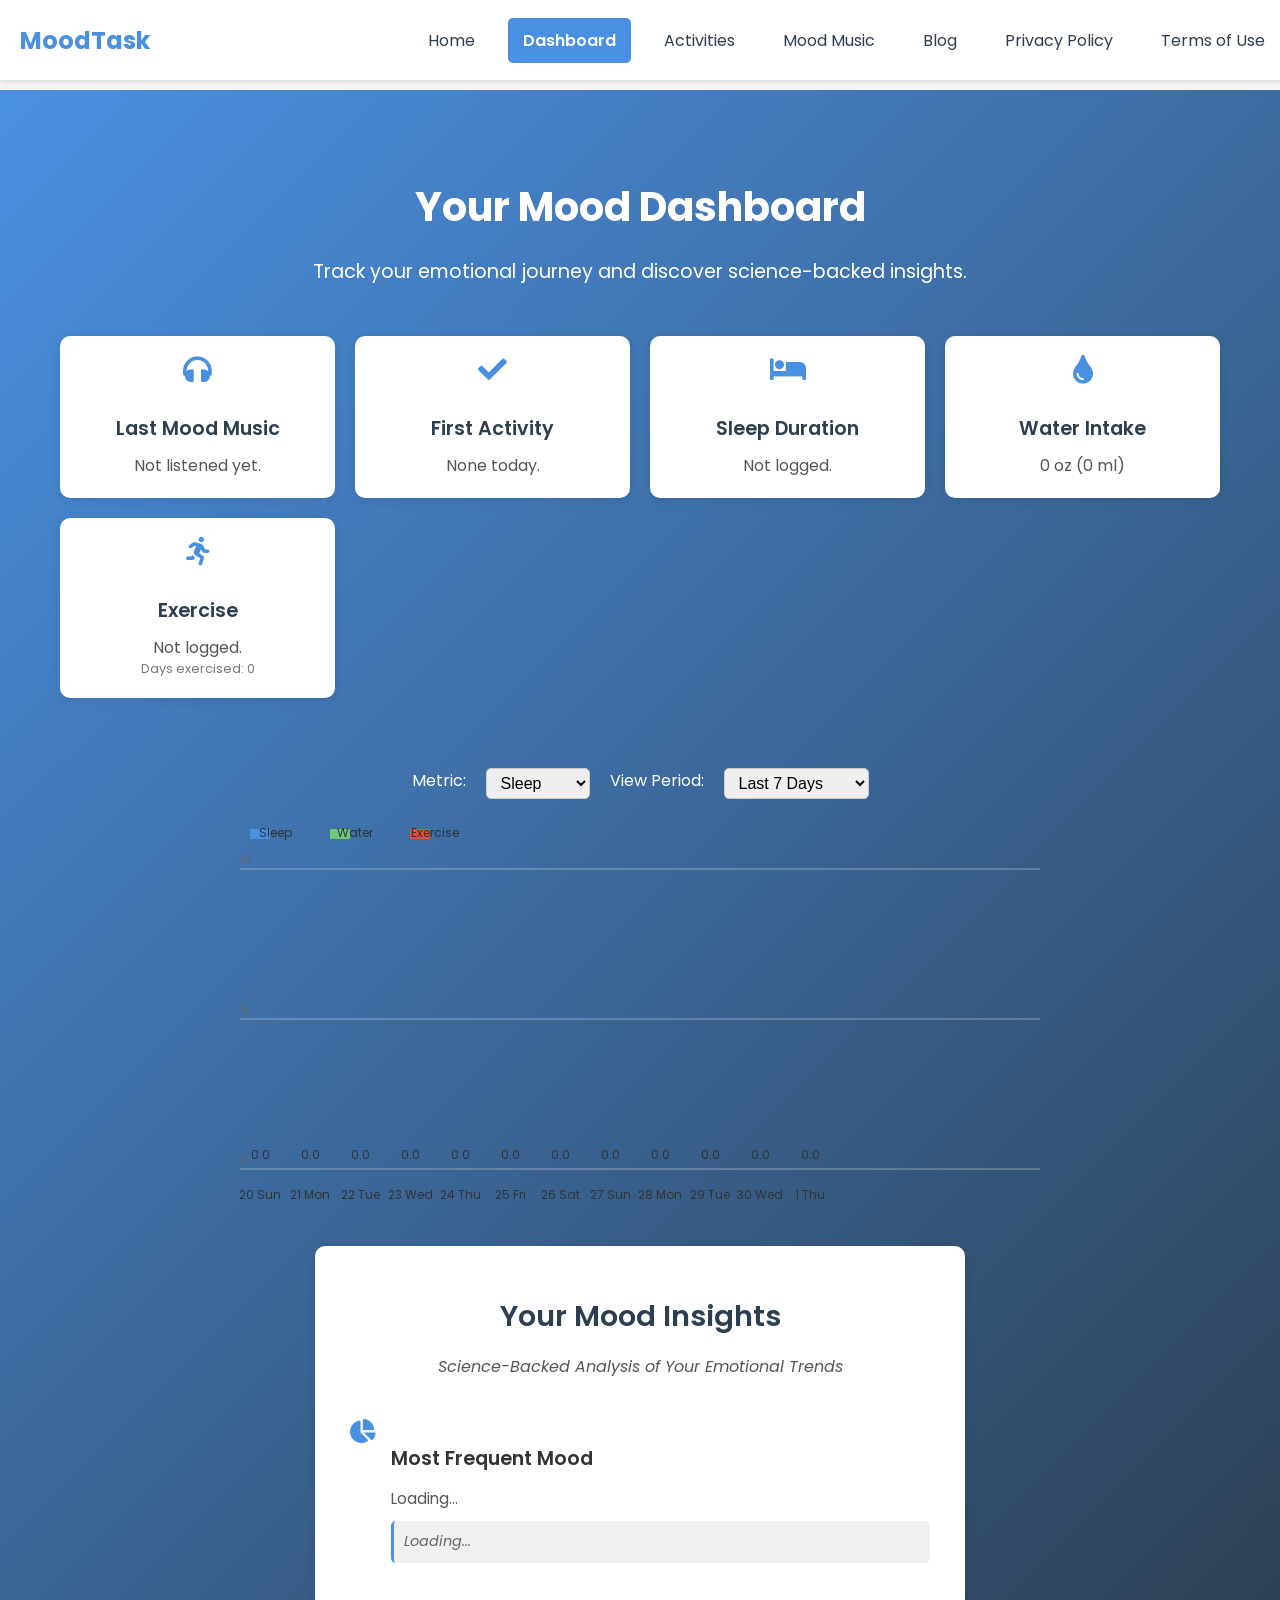
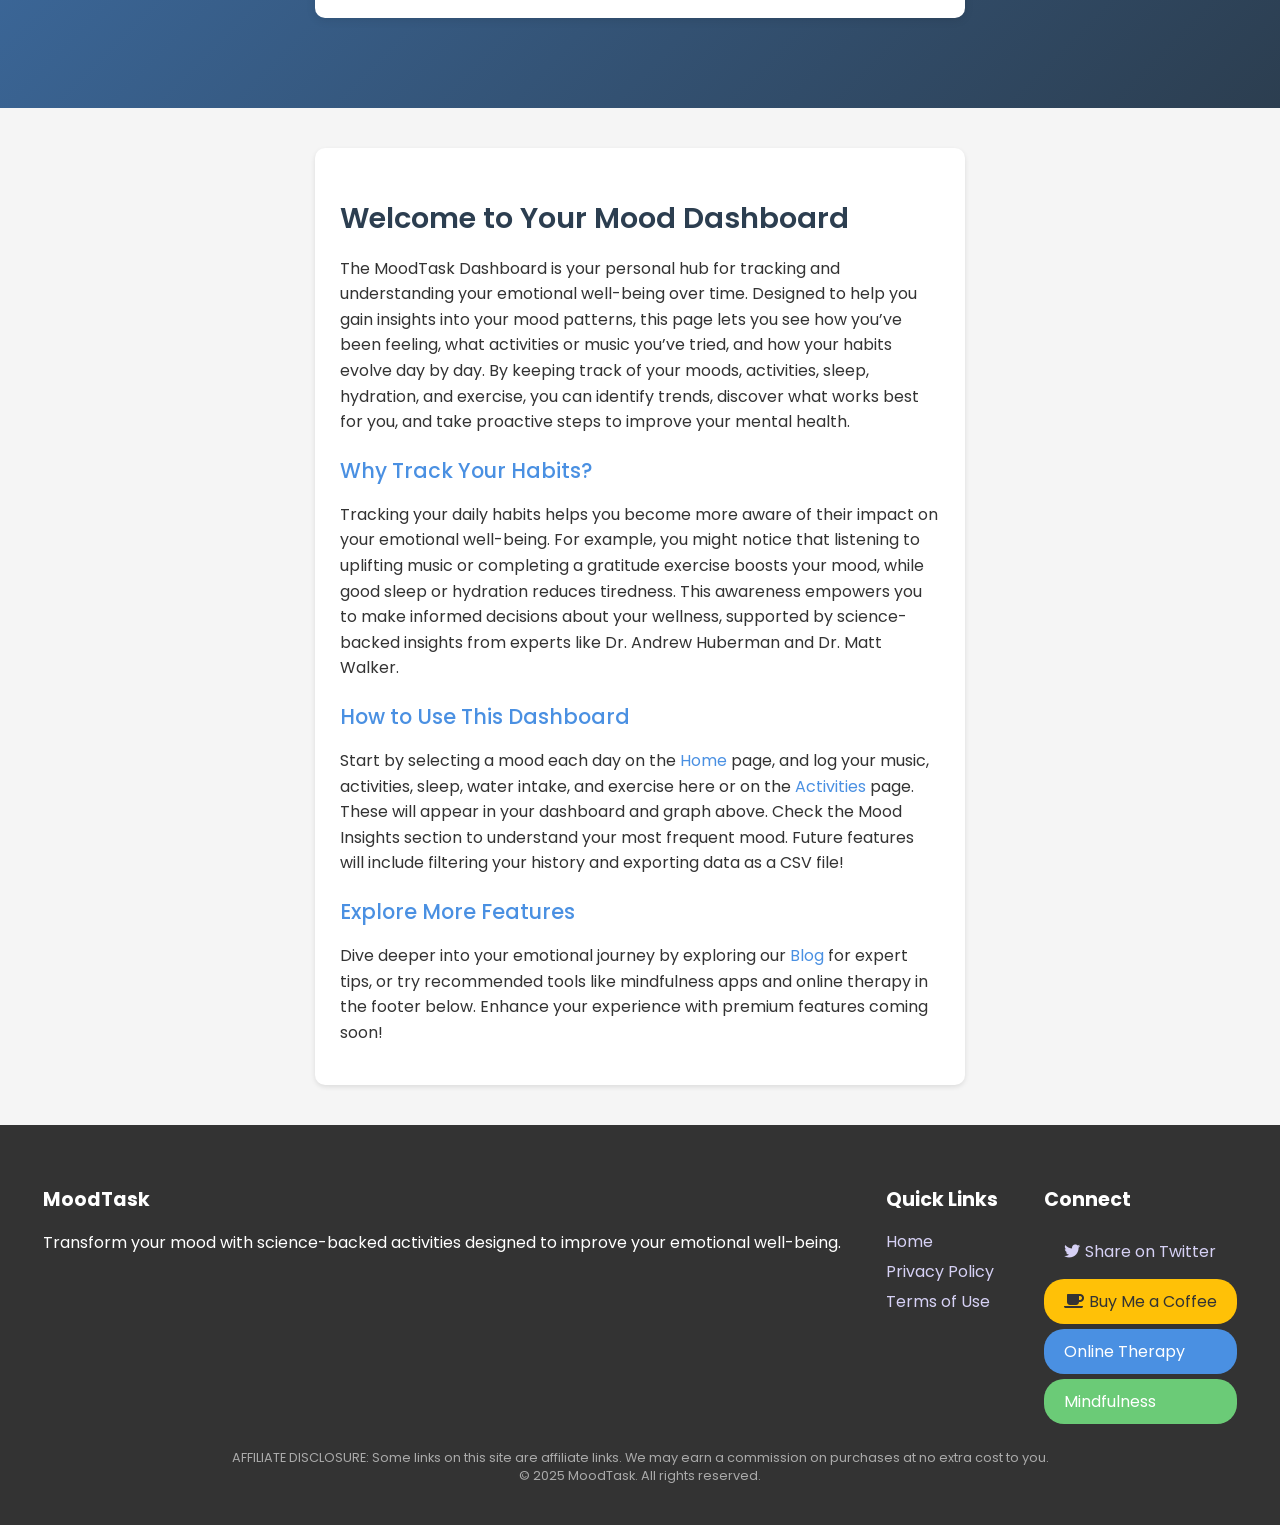
<file: calendar.html>
<!DOCTYPE html>
<html lang="en">
<head>
    <meta charset="UTF-8">
    <meta name="viewport" content="width=device-width, initial-scale=1.0">
    <meta name="description" content="MoodTask Dashboard - Track your mood trends over time with personalized insights.">
    <meta name="keywords" content="MoodTask, mental health, mood tracker, emotional well-being, stress relief">
    <meta name="robots" content="index, follow">
    <meta name="author" content="MoodTask">
    <title>MoodTask - Dashboard</title>
    <link rel="icon" type="image/x-icon" href="favicon.ico">
    <link href="https://fonts.googleapis.com/css2?family=Poppins:wght@300;400;500;600;700&display=swap" rel="stylesheet">
    <link rel="stylesheet" href="https://cdnjs.cloudflare.com/ajax/libs/font-awesome/5.15.4/css/all.min.css">
    <style>
        body {
            font-family: 'Poppins', sans-serif;
            background-color: #f5f5f5;
            margin: 0;
            padding: 0;
            color: #333;
            transition: background-color 0.3s ease;
        }
        .nav-bar {
            background-color: #fff;
            padding: 10px 20px;
            display: flex;
            justify-content: space-between;
            align-items: center;
            box-shadow: 0 2px 5px rgba(0,0,0,0.1);
            position: fixed;
            width: 100%;
            top: 0;
            z-index: 1000;
            max-width: 1400px;
            margin: 0 auto;
            left: 0;
            right: 0;
            height: 60px;
            backdrop-filter: blur(5px);
            background-color: rgba(255, 255, 255, 0.95);
        }
        .nav-bar .logo {
            font-size: 1.5em;
            font-weight: 700;
            color: #4A90E2;
        }
        .nav-bar .nav-links {
            display: flex;
            align-items: center;
            gap: 18px;
            padding-left: 30px;
            padding-right: 20px;
        }
        .nav-bar a {
            padding: 10px 15px;
            text-decoration: none;
            color: #2C3E50;
            font-weight: 400;
            transition: color 0.3s ease, background-color 0.3s ease, box-shadow 0.3s ease;
            border-radius: 5px;
        }
        .nav-bar a:hover {
            background-color: #f0f0f0;
            color: #2C3E50;
            box-shadow: 0 2px 5px rgba(0,0,0,0.1);
        }
        .nav-bar a.active {
            background-color: #4A90E2;
            color: white;
            font-weight: 600;
            transition: background-color 0.3s ease, color 0.3s ease;
        }
        .hamburger {
            display: none;
            font-size: 1.5em;
            cursor: pointer;
            color: #2C3E50;
        }
        .main-content {
            transition: opacity 0.5s ease;
            padding-top: 60px;
        }
        .main-content.fade-out {
            opacity: 0;
        }
        .main-content.fade-in {
            opacity: 1;
        }
        .hero {
            background: linear-gradient(135deg, #4A90E2, #2C3E50);
            color: white;
            padding: 60px 20px;
            text-align: center;
            position: relative;
        }
        .hero h1 {
            font-size: 2.5em;
            margin-bottom: 20px;
        }
        .hero p {
            font-size: 1.2em;
            margin-bottom: 30px;
        }
        .tracking-grid {
            margin-top: 30px;
            width: 100%;
            padding: 20px;
            box-sizing: border-box;
            display: grid;
            grid-template-columns: repeat(auto-fit, minmax(250px, 1fr));
            gap: 20px;
            max-width: 1200px;
            margin-left: auto;
            margin-right: auto;
        }
        .tracking-card {
            background-color: #fff;
            padding: 20px;
            border-radius: 10px;
            box-shadow: 0 2px 10px rgba(0,0,0,0.1);
            text-align: center;
            transition: transform 0.3s ease, box-shadow 0.3s ease;
            cursor: pointer;
        }
        .tracking-card:hover {
            transform: translateY(-5px);
            box-shadow: 0 4px 15px rgba(0,0,0,0.15);
        }
        .tracking-card i {
            font-size: 1.8em;
            color: #4A90E2;
            margin-bottom: 10px;
        }
        .tracking-card h3 {
            font-size: 1.2em;
            font-weight: 600;
            color: #2C3E50;
            margin-bottom: 10px;
        }
        .tracking-card p {
            font-size: 1em;
            color: #555;
            margin: 0;
        }
        .modal {
            display: none;
            position: fixed;
            z-index: 1001;
            left: 0;
            top: 0;
            width: 100%;
            height: 100%;
            background-color: rgba(0,0,0,0.5);
            justify-content: center;
            align-items: center;
        }
        .modal-content {
            background-color: #fff;
            padding: 20px;
            border-radius: 10px;
            width: 90%;
            max-width: 400px;
            text-align: center;
            position: relative;
            box-shadow: 0 4px 15px rgba(0,0,0,0.2);
        }
        .modal-content h3 {
            font-size: 1.5em;
            color: #2C3E50;
            margin-bottom: 15px;
        }
        .modal-content input, .modal-content select {
            width: 100%;
            padding: 10px;
            margin: 10px 0;
            border: 1px solid #ccc;
            border-radius: 5px;
            font-size: 1em;
            box-sizing: border-box;
        }
        .modal-content button {
            padding: 10px 20px;
            margin: 10px 5px;
            border: none;
            border-radius: 5px;
            cursor: pointer;
            font-size: 1em;
            transition: background-color 0.3s ease;
        }
        .modal-content .save-btn {
            background-color: #4A90E2;
            color: white;
        }
        .modal-content .save-btn:hover {
            background-color: #2C3E50;
        }
        .modal-content .cancel-btn {
            background-color: #ccc;
            color: #333;
        }
        .modal-content .cancel-btn:hover {
            background-color: #bbb;
        }
        .modal-content .affiliate-link {
            display: block;
            margin-top: 15px;
            color: #4A90E2;
            text-decoration: none;
            font-size: 0.9em;
        }
        .modal-content .recommendation {
            font-size: 0.9em;
            color: #666;
            margin-top: 10px;
            font-style: italic;
        }
        .graph-container {
            margin-top: 30px;
            width: 100%;
            padding: 20px;
            box-sizing: border-box;
            max-width: 1200px;
            margin-left: auto;
            margin-right: auto;
            text-align: center;
        }
        .graph-controls {
            margin-bottom: 20px;
            display: flex;
            justify-content: center;
            gap: 20px;
            flex-wrap: wrap;
        }
        .graph-controls select {
            padding: 5px 10px;
            font-size: 1em;
            border-radius: 5px;
            border: 1px solid #ccc;
        }
        canvas {
            max-width: 100%;
            height: auto;
            min-height: 300px;
        }
        .mood-summary {
            background-color: #fff;
            padding: 25px;
            border-radius: 10px;
            box-shadow: 0 2px 10px rgba(0,0,0,0.1);
            margin: 0 auto 30px;
            text-align: left;
            max-width: 600px;
        }
        .mood-summary .header {
            text-align: center;
            margin-bottom: 20px;
        }
        .mood-summary .header h2 {
            font-size: 1.8em;
            font-weight: 600;
            color: #2C3E50;
            margin-bottom: 5px;
        }
        .mood-summary .header p {
            font-size: 1em;
            color: #555;
            font-style: italic;
        }
        .mood-summary .trend {
            display: flex;
            align-items: flex-start;
            gap: 15px;
            margin-bottom: 20px;
            padding: 10px;
            border-radius: 5px;
            transition: background 0.3s;
        }
        .mood-summary .trend:hover {
            background: #f5f5f5;
        }
        .mood-summary .trend i {
            font-size: 1.5em;
            color: #4A90E2;
        }
        .mood-summary .trend div {
            flex: 1;
        }
        .mood-summary .trend h4 {
            font-size: 1.2em;
            font-weight: 600;
            margin-bottom: 5px;
            color: #333;
        }
        .mood-summary .trend p {
            font-size: 0.95em;
            color: #555;
            margin-bottom: 10px;
            line-height: 1.5;
        }
        .mood-summary .trend .insight {
            font-size: 0.9em;
            color: #666;
            font-style: italic;
            background: #f0f0f0;
            padding: 10px;
            border-left: 3px solid #4A90E2;
            border-radius: 5px;
            line-height: 1.5;
        }
        .content-wrapper {
            display: flex;
            flex-wrap: wrap;
            justify-content: space-between;
            max-width: 1200px;
            margin: 0 auto;
            padding: 20px;
        }
        .welcome-guide {
            flex: 1;
            max-width: 600px;
            background: #fff;
            padding: 25px;
            border-radius: 10px;
            box-shadow: 0 2px 5px rgba(0,0,0,0.1);
            margin: 20px auto;
            text-align: left;
        }
        .welcome-guide h2 {
            font-size: 1.8em;
            font-weight: 600;
            color: #2C3E50;
            margin-bottom: 15px;
        }
        .welcome-guide h3 {
            font-size: 1.3em;
            font-weight: 500;
            color: #4A90E2;
            margin-top: 20px;
            margin-bottom: 10px;
        }
        .welcome-guide p {
            font-size: 1em;
            line-height: 1.6;
            color: #333;
            margin-bottom: 15px;
        }
        .welcome-guide a {
            color: #4A90E2;
            text-decoration: none;
        }
        .welcome-guide a:hover {
            text-decoration: underline;
        }
        .footer {
            background-color: #333;
            color: white;
            padding: 40px 20px;
            display: flex;
            justify-content: space-around;
            flex-wrap: wrap;
            text-align: left;
        }
        .footer h3 {
            margin-bottom: 15px;
            font-size: 1.2em;
        }
        .footer a {
            color: #D6D1F5;
            text-decoration: none;
            display: block;
            margin: 5px 0;
        }
        .footer a:hover {
            text-decoration: underline;
        }
        .footer .affiliate-note {
            font-size: 0.8em;
            color: #aaa;
            margin-top: 20px;
            text-align: center;
            width: 100%;
        }
        .footer .connect a {
            padding: 10px 20px;
            margin: 5px 0;
            border: none;
            border-radius: 20px;
            cursor: pointer;
            font-size: 1em;
            display: flex;
            align-items: center;
            gap: 5px;
            text-decoration: none;
        }
        .footer .connect .coffee {
            background-color: #FFC107;
            color: #333;
        }
        .footer .connect .therapy {
            background-color: #4A90E2;
            color: white;
        }
        .footer .connect .mindfulness {
            background-color: #6BCB77;
            color: white;
        }
        @media (max-width: 600px) {
            .nav-bar {
                height: 50px;
                padding: 5px 10px;
                justify-content: space-between;
                align-items: center;
            }
            .nav-bar .logo {
                font-size: 1.2em;
            }
            .nav-bar .nav-links {
                display: none;
                flex-direction: column;
                position: absolute;
                top: 50px;
                left: 0;
                width: 100%;
                background-color: #fff;
                box-shadow: 0 2px 5px rgba(0,0,0,0.1);
                padding: 10px 0;
            }
            .nav-bar .nav-links.active {
                display: flex;
            }
            .nav-bar a {
                padding: 10px;
                width: 100%;
                text-align: center;
                box-sizing: border-box;
            }
            .hamburger {
                display: block;
                margin-right: 10px;
            }
            .main-content {
                padding-top: 60px;
            }
            .hero {
                padding: 40px 15px;
            }
            .hero h1 {
                font-size: 1.8em;
            }
            .hero p {
                font-size: 1em;
            }
            .tracking-grid {
                grid-template-columns: 1fr;
                gap: 15px;
            }
            .tracking-card {
                padding: 15px;
            }
            .modal-content {
                width: 90%;
                padding: 15px;
            }
            .modal-content h3 {
                font-size: 1.3em;
            }
            .modal-content input, .modal-content select {
                padding: 8px;
                font-size: 0.9em;
            }
            .modal-content button {
                padding: 8px 15px;
                font-size: 0.9em;
            }
            .graph-container {
                padding: 15px;
            }
            .graph-controls {
                flex-direction: column;
                align-items: center;
            }
            .graph-controls select {
                width: 100%;
                margin-bottom: 10px;
            }
            canvas {
                height: 300px;
            }
            .mood-summary {
                margin: 20px 10px;
                max-width: 100%;
                padding: 20px;
            }
            .mood-summary .header h2 {
                font-size: 1.5em;
            }
            .mood-summary .header p {
                font-size: 0.95em;
            }
            .mood-summary .trend h4 {
                font-size: 1.1em;
            }
            .mood-summary .trend p {
                font-size: 0.9em;
            }
            .content-wrapper {
                flex-direction: column;
                padding: 0 10px;
            }
            .welcome-guide {
                margin: 20px auto;
                max-width: 100%;
                padding: 20px;
            }
            .welcome-guide h2 {
                font-size: 1.5em;
            }
            .welcome-guide h3 {
                font-size: 1.2em;
            }
            .welcome-guide p {
                font-size: 0.95em;
            }
        }
    </style>
</head>
<body>
    <div class="nav-bar">
        <div class="logo">MoodTask</div>
        <div class="hamburger" id="hamburger">
            <i class="fas fa-bars"></i>
        </div>
        <div class="nav-links" id="navLinks">
            <a href="index.html">Home</a>
            <a href="calendar.html" class="active">Dashboard</a>
            <a href="activities.html">Activities</a>
            <a href="music.html">Mood Music</a>
            <a href="blog.html">Blog</a>
            <a href="privacy.html">Privacy Policy</a>
            <a href="terms.html">Terms of Use</a>
        </div>
    </div>
    <div class="main-content fade-in">
        <div class="hero">
            <h1>Your Mood Dashboard</h1>
            <p>Track your emotional journey and discover science-backed insights.</p>
            <div class="tracking-grid">
                <div class="tracking-card">
                    <i class="fas fa-headphones"></i>
                    <h3>Last Mood Music</h3>
                    <p id="lastMusic">Not listened yet.</p>
                </div>
                <div class="tracking-card">
                    <i class="fas fa-check"></i>
                    <h3>First Activity</h3>
                    <p id="firstActivity">None today.</p>
                </div>
                <div class="tracking-card" onclick="openModal('sleepModal')">
                    <i class="fas fa-bed"></i>
                    <h3>Sleep Duration</h3>
                    <p id="sleepDuration">Not logged.</p>
                </div>
                <div class="tracking-card" onclick="openModal('waterModal')">
                    <i class="fas fa-tint"></i>
                    <h3>Water Intake</h3>
                    <p id="waterIntake">0 oz (0 ml)</p>
                </div>
                <div class="tracking-card" onclick="openModal('exerciseModal')">
                    <i class="fas fa-running"></i>
                    <h3>Exercise</h3>
                    <p id="exerciseDetails">Not logged.</p>
                    <p id="exerciseDays" style="font-size: 0.8em; color: #777;">Days exercised: 0</p>
                </div>
            </div>
            <div class="graph-container">
                <div class="graph-controls">
                    <label for="metricSelect">Metric: </label>
                    <select id="metricSelect" onchange="drawGraph()">
                        <option value="sleep">Sleep</option>
                        <option value="water">Water</option>
                        <option value="exercise">Exercise</option>
                    </select>
                    <label for="periodSelect">View Period: </label>
                    <select id="periodSelect" onchange="drawGraph()">
                        <option value="7">Last 7 Days</option>
                        <option value="30">Last 30 Days</option>
                        <option value="week">Current Week</option>
                        <option value="month">Current Month</option>
                        <option value="all">All Time</option>
                    </select>
                </div>
                <canvas id="progressGraph" width="800" height="400"></canvas>
            </div>
            <div class="mood-summary" id="moodSummary">
                <div class="header">
                    <h2>Your Mood Insights</h2>
                    <p>Science-Backed Analysis of Your Emotional Trends</p>
                </div>
                <div class="trend" id="frequentMood">
                    <i class="fas fa-chart-pie"></i>
                    <div>
                        <h4>Most Frequent Mood</h4>
                        <p id="frequentMoodText">Loading...</p>
                        <div class="insight" id="frequentMoodInsight">Loading...</div>
                    </div>
                </div>
            </div>
        </div>
        <div class="content-wrapper">
            <div class="welcome-guide">
                <h2>Welcome to Your Mood Dashboard</h2>
                <p>The MoodTask Dashboard is your personal hub for tracking and understanding your emotional well-being over time. Designed to help you gain insights into your mood patterns, this page lets you see how you’ve been feeling, what activities or music you’ve tried, and how your habits evolve day by day. By keeping track of your moods, activities, sleep, hydration, and exercise, you can identify trends, discover what works best for you, and take proactive steps to improve your mental health.</p>
                
                <h3>Why Track Your Habits?</h3>
                <p>Tracking your daily habits helps you become more aware of their impact on your emotional well-being. For example, you might notice that listening to uplifting music or completing a gratitude exercise boosts your mood, while good sleep or hydration reduces tiredness. This awareness empowers you to make informed decisions about your wellness, supported by science-backed insights from experts like Dr. Andrew Huberman and Dr. Matt Walker.</p>
                
                <h3>How to Use This Dashboard</h3>
                <p>Start by selecting a mood each day on the <a href="index.html">Home</a> page, and log your music, activities, sleep, water intake, and exercise here or on the <a href="activities.html">Activities</a> page. These will appear in your dashboard and graph above. Check the Mood Insights section to understand your most frequent mood. Future features will include filtering your history and exporting data as a CSV file!</p>
                
                <h3>Explore More Features</h3>
                <p>Dive deeper into your emotional journey by exploring our <a href="blog.html">Blog</a> for expert tips, or try recommended tools like mindfulness apps and online therapy in the footer below. Enhance your experience with premium features coming soon!</p>
            </div>
        </div>
        <div class="footer">
            <div>
                <h3>MoodTask</h3>
                <p>Transform your mood with science-backed activities designed to improve your emotional well-being.</p>
            </div>
            <div>
                <h3>Quick Links</h3>
                <a href="index.html">Home</a>
                <a href="privacy.html">Privacy Policy</a>
                <a href="terms.html">Terms of Use</a>
            </div>
            <div class="connect">
                <h3>Connect</h3>
                <a href="https://twitter.com/share?url=https://moodtask.org"><i class="fab fa-twitter"></i> Share on Twitter</a>
                <a href="https://www.buymeacoffee.com/moodtask" class="coffee"><i class="fas fa-coffee"></i> Buy Me a Coffee</a>
                <a href="https://www.online-therapy.com/?aff_id=12345" class="therapy">Online Therapy</a>
                <a href="https://www.mindfulness.com/?aff_id=67890" class="mindfulness">Mindfulness</a>
            </div>
            <div class="affiliate-note">
                AFFILIATE DISCLOSURE: Some links on this site are affiliate links. We may earn a commission on purchases at no extra cost to you.<br>
                © 2025 MoodTask. All rights reserved.
            </div>
        </div>
    </div>

    <!-- Modals -->
    <div class="modal" id="sleepModal">
        <div class="modal-content">
            <h3>Log Sleep Duration</h3>
            <input type="number" id="sleepInput" placeholder="Enter hours (e.g., 7.5)" step="0.1" min="0" max="24">
            <button class="save-btn" onclick="saveSleep()">Save</button>
            <button class="cancel-btn" onclick="closeModal('sleepModal')">Cancel</button>
            <p class="recommendation">Good reminder: Aim for 7-8 hours per night (Dr. Matt Walker).</p>
        </div>
    </div>
    <div class="modal" id="waterModal">
        <div class="modal-content">
            <h3>Log Water Intake</h3>
            <input type="number" id="waterInput" placeholder="Enter amount" min="0">
            <select id="waterUnit">
                <option value="oz">oz</option>
                <option value="ml">ml</option>
            </select>
            <button class="save-btn" onclick="saveWater()">Save</button>
            <button class="cancel-btn" onclick="closeModal('waterModal')">Cancel</button>
            <a href="https://amzn.to/42jEfjN" class="affiliate-link" target="_blank">Stay hydrated with Echo Go+ (affiliate link)</a>
            <p class="recommendation">Recommended: 64-80 oz (8-10 cups) daily for adults (general guideline).</p>
        </div>
    </div>
    <div class="modal" id="exerciseModal">
        <div class="modal-content">
            <h3>Log Exercise</h3>
            <input type="text" id="exerciseDuration" placeholder="Duration (e.g., 30 min)">
            <input type="text" id="exerciseType" placeholder="Type (e.g., Running)">
            <button class="save-btn" onclick="saveExercise()">Save</button>
            <button class="cancel-btn" onclick="closeModal('exerciseModal')">Cancel</button>
            <p class="recommendation">Dr. Andrew Huberman suggests 150-200 min/week (~20-30 min/day).</p>
        </div>
    </div>

    <script>
        function adjustMainContentPadding() {
            const navBar = document.querySelector('.nav-bar');
            const mainContent = document.querySelector('.main-content');
            if (navBar && mainContent) {
                const navHeight = navBar.offsetHeight;
                mainContent.style.paddingTop = `${navHeight + 10}px`;
            }
        }

        function toggleNavMenu() {
            const navLinks = document.getElementById('navLinks');
            navLinks.classList.toggle('active');
        }

        function openModal(modalId) {
            const modal = document.getElementById(modalId);
            modal.style.display = 'flex';
        }

        function closeModal(modalId) {
            const modal = document.getElementById(modalId);
            modal.style.display = 'none';
            if (modalId === 'sleepModal') {
                document.getElementById('sleepInput').value = '';
            } else if (modalId === 'waterModal') {
                document.getElementById('waterInput').value = '';
                document.getElementById('waterUnit').value = 'oz';
            } else if (modalId === 'exerciseModal') {
                document.getElementById('exerciseDuration').value = '';
                document.getElementById('exerciseType').value = '';
            }
        }

        function saveSleep() {
            const sleepInput = parseFloat(document.getElementById('sleepInput').value);
            const today = new Date('2025-05-01').toISOString().split('T')[0];
            if (!isNaN(sleepInput) && sleepInput > 0) {
                let totalSleep = 0;
                const sleepHistory = JSON.parse(localStorage.getItem('sleep-history') || '{}');
                if (sleepHistory[today]) {
                    totalSleep = parseFloat(sleepHistory[today].split(' ')[0]) + sleepInput;
                    if (totalSleep > 24) totalSleep = 24;
                } else {
                    totalSleep = sleepInput > 24 ? 24 : sleepInput;
                }
                sleepHistory[today] = `${totalSleep} hours`;
                localStorage.setItem('sleep-history', JSON.stringify(sleepHistory));
                localStorage.setItem(`sleep-${today}`, `${totalSleep} hours`);
                updateTrackingCards();
                drawGraph();
            }
            closeModal('sleepModal');
        }

        function saveWater() {
            const waterInput = parseFloat(document.getElementById('waterInput').value);
            const waterUnit = document.getElementById('waterUnit').value;
            const today = new Date('2025-05-01').toISOString().split('T')[0];
            if (!isNaN(waterInput) && waterInput > 0) {
                let amountInOz = waterUnit === 'ml' ? (waterInput / 29.5735).toFixed(1) : waterInput;
                let amountInMl = waterUnit === 'oz' ? (waterInput * 29.5735).toFixed(1) : waterInput;

                let totalOz = 0, totalMl = 0;
                const waterHistory = JSON.parse(localStorage.getItem('water-history') || '{}');
                if (waterHistory[today]) {
                    const [prevOz, prevMl] = waterHistory[today].match(/\d+\.\d+|\d+/g);
                    totalOz = parseFloat(prevOz) + parseFloat(amountInOz);
                    totalMl = parseFloat(prevMl) + parseFloat(amountInMl);
                } else {
                    totalOz = parseFloat(amountInOz);
                    totalMl = parseFloat(amountInMl);
                }
                waterHistory[today] = `${totalOz.toFixed(1)} oz (${totalMl.toFixed(1)} ml)`;
                localStorage.setItem('water-history', JSON.stringify(waterHistory));
                localStorage.setItem(`water-${today}`, `${totalOz.toFixed(1)} oz (${totalMl.toFixed(1)} ml)`);
                updateTrackingCards();
                drawGraph();
            }
            closeModal('waterModal');
        }

        function saveExercise() {
            const duration = document.getElementById('exerciseDuration').value.trim();
            const type = document.getElementById('exerciseType').value.trim();
            const today = new Date('2025-05-01').toISOString().split('T')[0];
            if (duration && type) {
                let exerciseHistory = JSON.parse(localStorage.getItem('exercise-history') || '[]');
                const durationMatch = duration.match(/(\d+)/);
                const minutes = durationMatch ? parseInt(durationMatch[0]) : 0;
                exerciseHistory.push({ date: today, duration, type, minutes });
                localStorage.setItem('exercise-history', JSON.stringify(exerciseHistory));

                const uniqueDays = new Set(exerciseHistory.map(entry => entry.date));
                document.getElementById('exerciseDays').textContent = `Days exercised: ${uniqueDays.size}`;

                let currentDayExercises = exerciseHistory.filter(entry => entry.date === today)
                    .map(entry => `${entry.duration} - ${entry.type}`).join(', ');
                localStorage.setItem(`exercise-${today}`, currentDayExercises || 'Not logged.');
                updateTrackingCards();
                drawGraph();
            }
            closeModal('exerciseModal');
        }

        function resetDailyTrackers() {
            const now = new Date('2025-05-01');
            const lastReset = localStorage.getItem('lastReset') ? new Date(localStorage.getItem('lastReset')) : null;
            if (!lastReset || now.getDate() !== lastReset.getDate()) {
                const today = now.toISOString().split('T')[0];
                const sleepHistory = JSON.parse(localStorage.getItem('sleep-history') || '{}');
                const waterHistory = JSON.parse(localStorage.getItem('water-history') || '{}');
                const exerciseHistory = JSON.parse(localStorage.getItem('exercise-history') || '[]');

                delete sleepHistory[today];
                delete waterHistory[today];
                exerciseHistory.forEach((entry, index) => {
                    if (entry.date === today) exerciseHistory.splice(index, 1);
                });
                localStorage.setItem('sleep-history', JSON.stringify(sleepHistory));
                localStorage.setItem('water-history', JSON.stringify(waterHistory));
                localStorage.setItem('exercise-history', JSON.stringify(exerciseHistory));

                localStorage.setItem('lastReset', now.toISOString());
                updateTrackingCards();
                drawGraph();
            }
        }

        function drawGraph() {
            const canvas = document.getElementById('progressGraph');
            const ctx = canvas.getContext('2d');
            ctx.clearRect(0, 0, canvas.width, canvas.height);

            const metric = document.getElementById('metricSelect').value;
            const period = document.getElementById('periodSelect').value;
            const now = new Date('2025-05-01');
            let startDate = new Date(now);
            let dates = [];

            if (period === '7') {
                startDate.setDate(now.getDate() - 6);
                while (startDate.getDay() !== 0) startDate.setDate(startDate.getDate() - 1);
                for (let d = new Date(startDate); d <= now; d.setDate(d.getDate() + 1)) {
                    dates.push(new Date(d));
                }
            } else if (period === '30') {
                startDate.setDate(now.getDate() - 29);
                while (startDate.getDay() !== 0) startDate.setDate(startDate.getDate() - 1);
                for (let d = new Date(startDate); d <= now; d.setDate(d.getDate() + 1)) {
                    dates.push(new Date(d));
                }
            } else if (period === 'week') {
                startDate.setDate(now.getDate() - now.getDay() + (now.getDay() === 0 ? -6 : 1));
                for (let d = new Date(startDate); d <= now; d.setDate(d.getDate() + 1)) {
                    dates.push(new Date(d));
                }
            } else if (period === 'month') {
                startDate.setDate(1);
                for (let d = new Date(startDate); d <= now; d.setDate(d.getDate() + 1)) {
                    dates.push(new Date(d));
                }
            } else if (period === 'all') {
                const allDates = Object.keys({
                    ...JSON.parse(localStorage.getItem('sleep-history') || '{}'),
                    ...JSON.parse(localStorage.getItem('water-history') || '{}'),
                    ...Object.fromEntries(JSON.parse(localStorage.getItem('exercise-history') || '[]').map(e => [e.date, true]))
                }).map(d => new Date(d));
                dates = allDates.sort((a, b) => a - b);
                if (dates.length === 0) dates = [new Date(now)];
            }

            const sleepHistory = JSON.parse(localStorage.getItem('sleep-history') || '{}');
            const waterHistory = JSON.parse(localStorage.getItem('water-history') || '{}');
            const exerciseHistory = JSON.parse(localStorage.getItem('exercise-history') || '[]');
            const moodHistory = JSON.parse(localStorage.getItem('mood-history') || '{}');

            let data = [];
            if (metric === 'sleep') {
                data = dates.map(date => {
                    const dateStr = date.toISOString().split('T')[0];
                    return sleepHistory[dateStr] ? parseFloat(sleepHistory[dateStr].split(' ')[0]) : 0;
                });
            } else if (metric === 'water') {
                data = dates.map(date => {
                    const dateStr = date.toISOString().split('T')[0];
                    return waterHistory[dateStr] ? parseFloat(waterHistory[dateStr].match(/\d+\.\d+|\d+/)[0]) : 0;
                });
            } else if (metric === 'exercise') {
                data = dates.map(date => {
                    const dateStr = date.toISOString().split('T')[0];
                    const dayExercises = exerciseHistory.filter(e => e.date === dateStr);
                    return dayExercises.reduce((sum, e) => sum + (e.minutes || 0), 0);
                });
            }

            const maxValue = Math.max(...data, 10) || 10; // Minimum 10 for scaling
            const barWidth = Math.min(40, (canvas.width - 40) / dates.length - 10);
            const barSpacing = 10;
            const barHeight = (canvas.height - 100) / maxValue;

            // Grid
            ctx.strokeStyle = '#e0e0e0';
            ctx.lineWidth = 0.5;
            for (let i = 0; i <= maxValue; i += 5) {
                const y = canvas.height - 50 - (i * barHeight);
                ctx.beginPath();
                ctx.moveTo(0, y);
                ctx.lineTo(canvas.width, y);
                ctx.stroke();
                ctx.fillStyle = '#666';
                ctx.font = '12px Poppins';
                ctx.fillText(i, 5, y - 5);
            }

            // Bars
            ctx.lineWidth = 1;
            data.forEach((value, index) => {
                const x = index * (barWidth + barSpacing);
                const height = value * barHeight;
                let gradient;
                if (metric === 'sleep') gradient = ctx.createLinearGradient(x, canvas.height - 50, x, canvas.height - 50 - height);
                else if (metric === 'water') gradient = ctx.createLinearGradient(x, canvas.height - 50, x, canvas.height - 50 - height);
                else gradient = ctx.createLinearGradient(x, canvas.height - 50, x, canvas.height - 50 - height);
                gradient.addColorStop(0, metric === 'sleep' ? '#4A90E2' : metric === 'water' ? '#6BCB77' : '#E74C3C');
                gradient.addColorStop(1, metric === 'sleep' ? '#85C1E9' : metric === 'water' ? '#A9DFBF' : '#F1948A');
                ctx.fillStyle = gradient;
                ctx.fillRect(x, canvas.height - 50 - height, barWidth, height);
                ctx.fillStyle = '#333';
                ctx.font = '12px Poppins';
                ctx.textAlign = 'center';
                if (metric === 'exercise') {
                    ctx.fillText(`Total: ${value} min`, x + barWidth / 2, canvas.height - 60 - height);
                } else {
                    ctx.fillText(value.toFixed(1), x + barWidth / 2, canvas.height - 60 - height);
                }
                const dateStr = dates[index].toISOString().split('T')[0];
                if (moodHistory[dateStr]) {
                    const moodIcon = getMoodIcon(moodHistory[dateStr]);
                    ctx.fillText(moodIcon, x + barWidth / 2, canvas.height - 40);
                }
                ctx.fillText(dates[index].toLocaleDateString('en-US', { weekday: 'short', day: 'numeric' }), x + barWidth / 2, canvas.height - 20);
            });

            // Legend
            ctx.fillStyle = '#4A90E2';
            ctx.fillRect(10, 10, 20, 10);
            ctx.fillStyle = '#333';
            ctx.fillText('Sleep', 35, 18);
            ctx.fillStyle = '#6BCB77';
            ctx.fillRect(90, 10, 20, 10);
            ctx.fillStyle = '#333';
            ctx.fillText('Water', 115, 18);
            ctx.fillStyle = '#E74C3C';
            ctx.fillRect(170, 10, 20, 10);
            ctx.fillStyle = '#333';
            ctx.fillText('Exercise', 195, 18);
        }

        function getMoodIcon(mood) {
            const moodIcons = {
                Sad: '😔',
                Angry: '😠',
                Frustrated: '😣',
                Anxious: '😰',
                Stressed: '😓',
                Tired: '😴',
                Bored: '😐',
                Excited: '😃',
                Relaxed: '😌',
                Happy: '😊'
            };
            return moodIcons[mood] || '';
        }

        function updateTrackingCards() {
            const today = new Date('2025-05-01').toISOString().split('T')[0];
            document.getElementById('lastMusic').textContent = localStorage.getItem(`music-last-${today}`) || 'Not listened yet.';
            document.getElementById('firstActivity').textContent = localStorage.getItem(`activity-first-${today}`) || 'None today.';
            document.getElementById('sleepDuration').textContent = localStorage.getItem(`sleep-${today}`) || 'Not logged.';
            document.getElementById('waterIntake').textContent = localStorage.getItem(`water-${today}`) || '0 oz (0 ml)';
            const exerciseHistory = JSON.parse(localStorage.getItem('exercise-history') || '[]');
            const currentDayExercises = exerciseHistory.filter(entry => entry.date === today)
                .map(entry => `${entry.duration} - ${entry.type}`).join(', ');
            document.getElementById('exerciseDetails').textContent = currentDayExercises || 'Not logged.';
            const uniqueDays = new Set(exerciseHistory.map(entry => entry.date));
            document.getElementById('exerciseDays').textContent = `Days exercised: ${uniqueDays.size}`;
        }

        document.addEventListener('DOMContentLoaded', () => {
            const navLinks = document.querySelectorAll('.nav-bar .nav-links a');
            const mainContent = document.querySelector('.main-content');
            const hamburger = document.getElementById('hamburger');

            if (!mainContent) return;

            mainContent.classList.add('fade-in');
            adjustMainContentPadding();
            resetDailyTrackers();
            updateTrackingCards();
            drawGraph();

            navLinks.forEach(link => {
                link.addEventListener('click', (e) => {
                    e.preventDefault();
                    mainContent.classList.remove('fade-in');
                    mainContent.classList.add('fade-out');
                    setTimeout(() => {
                        window.location.href = link.href;
                    }, 500);
                });
            });

            if (hamburger) {
                hamburger.addEventListener('click', toggleNavMenu);
            }

            window.addEventListener('resize', () => {
                adjustMainContentPadding();
                drawGraph();
            });
        });
    </script>
</body>
</html>
</file>
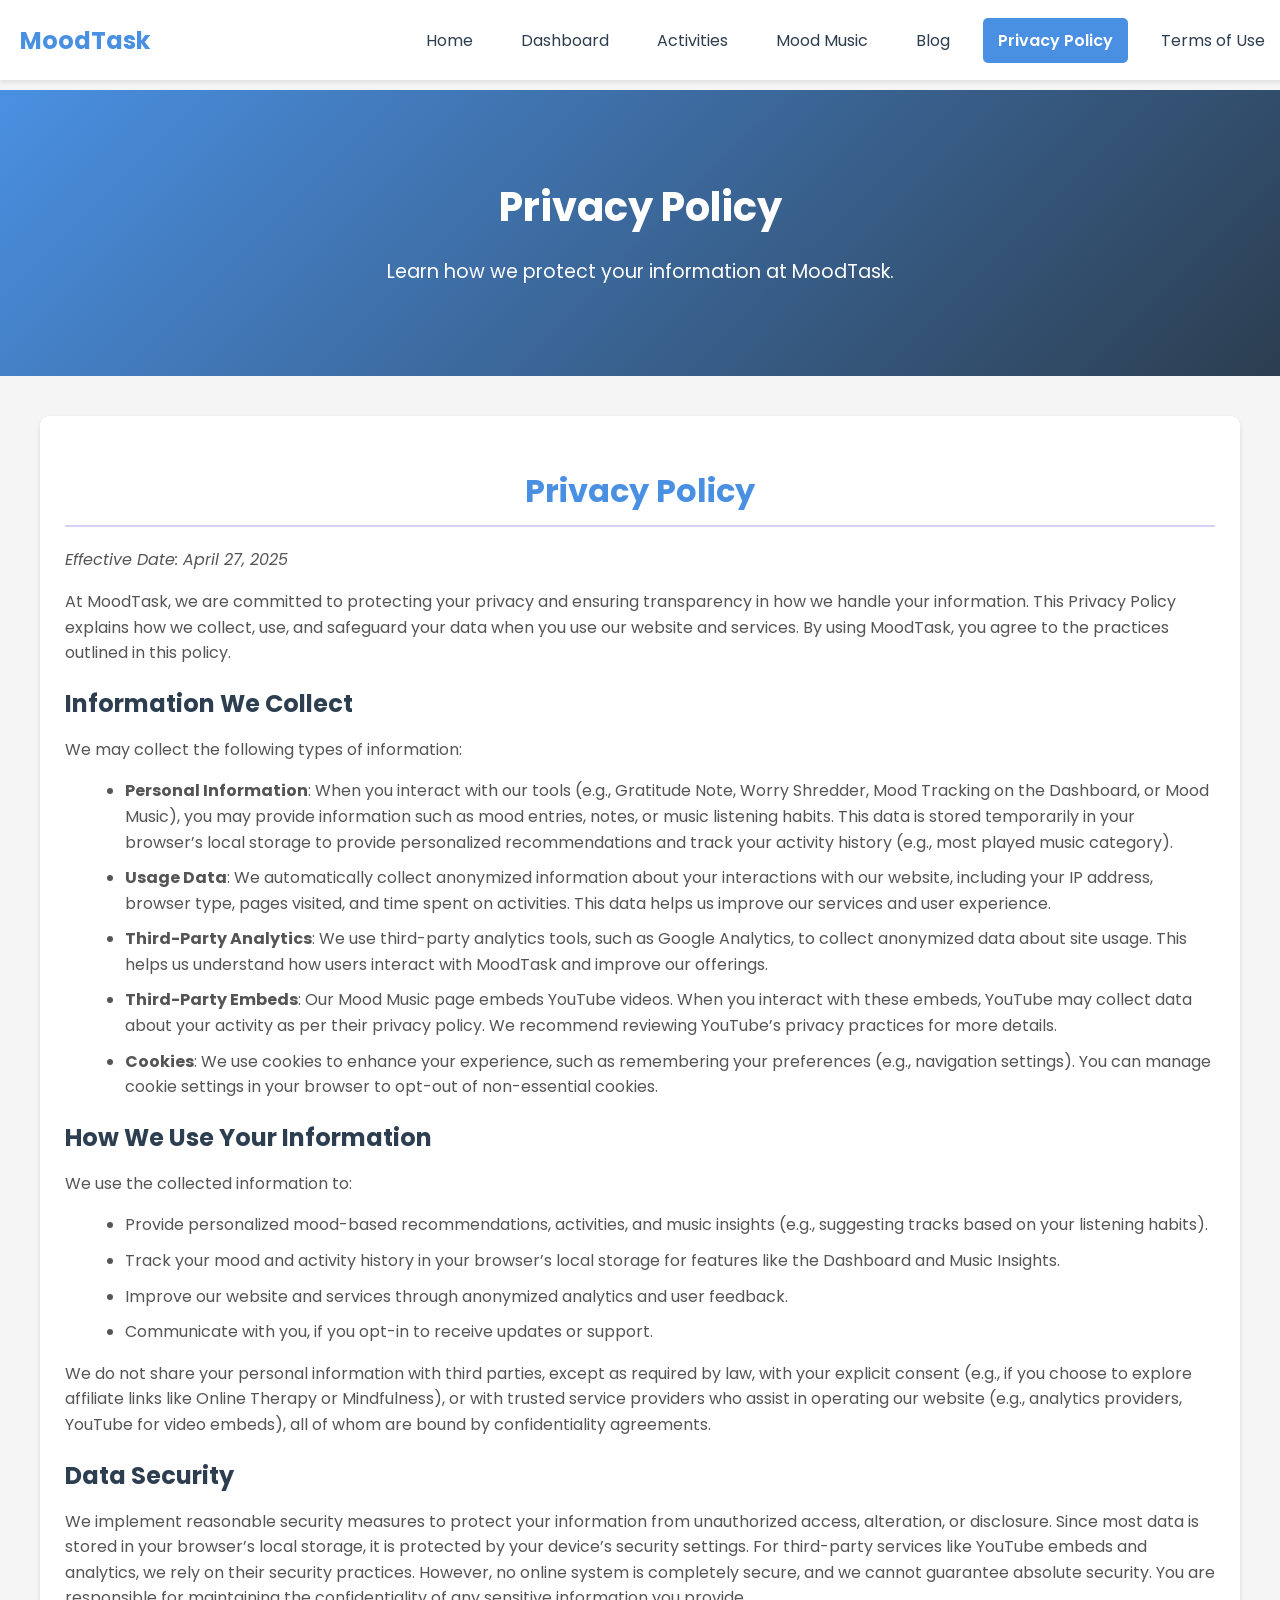
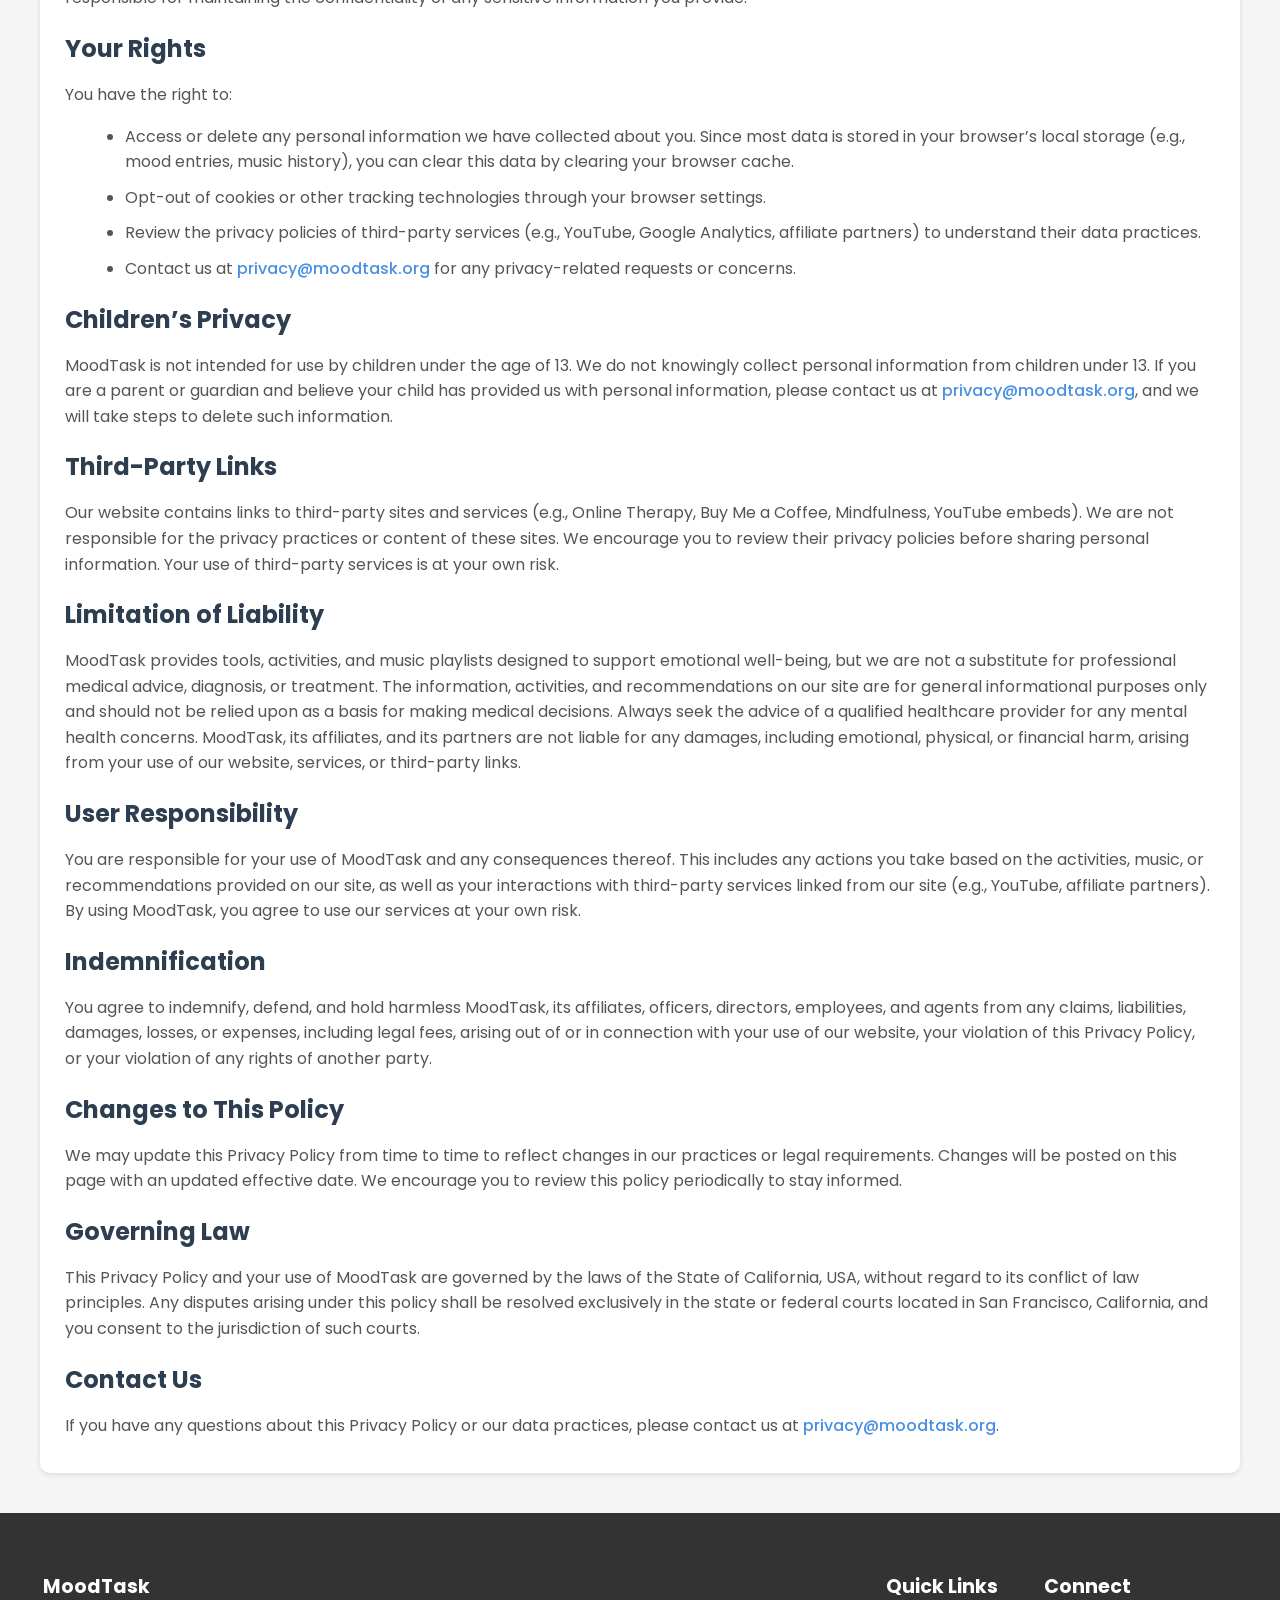
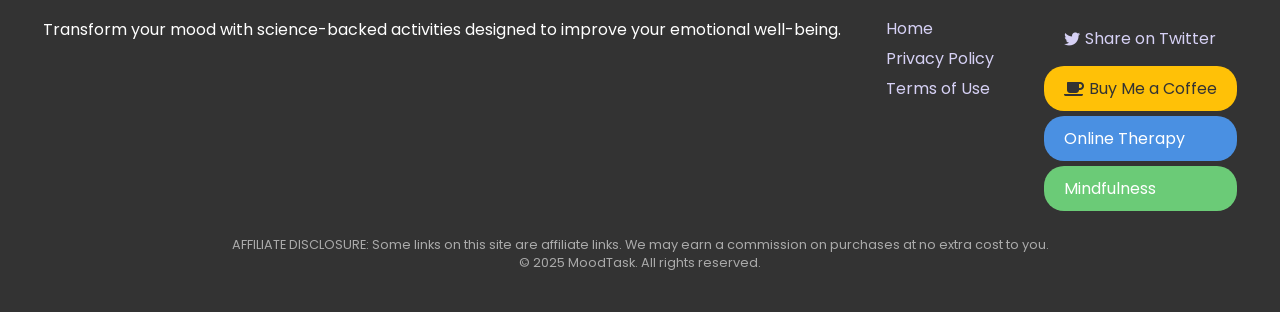
<file: privacy.html>
<!DOCTYPE html>
<html lang="en">
<head>
    <meta charset="UTF-8">
    <meta name="viewport" content="width=device-width, initial-scale=1.0">
    <meta name="description" content="MoodTask Privacy Policy: Learn how we collect, use, and protect your personal information.">
    <meta name="keywords" content="MoodTask, privacy policy, data protection, mental health">
    <meta name="robots" content="index, follow">
    <meta name="author" content="MoodTask">
    <title>MoodTask - Privacy Policy</title>
    <link rel="icon" type="image/x-icon" href="favicon.ico">
    <link href="https://fonts.googleapis.com/css2?family=Poppins:wght@300;400;500;600;700&display=swap" rel="stylesheet">
    <link rel="stylesheet" href="https://cdnjs.cloudflare.com/ajax/libs/font-awesome/5.15.4/css/all.min.css">
    <style>
        body {
            font-family: 'Poppins', sans-serif;
            background-color: #f5f5f5;
            margin: 0;
            padding: 0;
            color: #333;
            transition: background-color 0.3s ease;
        }
        .nav-bar {
            background-color: #fff;
            padding: 10px 20px;
            display: flex;
            justify-content: space-between;
            align-items: center;
            box-shadow: 0 2px 5px rgba(0,0,0,0.1);
            position: fixed;
            width: 100%;
            top: 0;
            z-index: 1000;
            max-width: 1400px;
            margin: 0 auto;
            left: 0;
            right: 0;
            height: 60px;
            backdrop-filter: blur(5px);
            background-color: rgba(255, 255, 255, 0.95);
        }
        .nav-bar .logo {
            font-size: 1.5em;
            font-weight: 700;
            color: #4A90E2;
        }
        .nav-bar .nav-links {
            display: flex;
            align-items: center;
            gap: 18px;
            padding-left: 30px;
            padding-right: 20px;
        }
        .nav-bar a {
            padding: 10px 15px;
            text-decoration: none;
            color: #2C3E50;
            font-weight: 400;
            transition: color 0.3s ease, background-color 0.3s ease, box-shadow 0.3s ease;
            border-radius: 5px;
        }
        .nav-bar a:hover {
            background-color: #f0f0f0;
            color: #2C3E50;
            box-shadow: 0 2px 5px rgba(0,0,0,0.1);
        }
        .nav-bar a.active {
            background-color: #4A90E2;
            color: white;
            font-weight: 600;
            transition: background-color 0.3s ease, color 0.3s ease;
        }
        .nav-bar .dropdown {
            position: relative;
            display: inline-block;
        }
        .nav-bar .dropdown-content {
            display: none;
            position: absolute;
            background-color: #fff;
            min-width: 160px;
            box-shadow: 0 8px 16px rgba(0,0,0,0.2);
            z-index: 1;
            border-radius: 5px;
            top: 100%;
            left: 0;
        }
        .nav-bar .dropdown-content a {
            color: #2C3E50;
            padding: 12px 16px;
            text-decoration: none;
            display: block;
            border-radius: 0;
        }
        .nav-bar .dropdown-content a:hover {
            background-color: #f0f0f0;
        }
        .nav-bar .dropdown:hover .dropdown-content {
            display: block;
        }
        .main-content {
            transition: opacity 0.5s ease;
            padding-top: 60px;
        }
        .main-content.fade-out {
            opacity: 0;
        }
        .main-content.fade-in {
            opacity: 1;
        }
        .hero {
            background: linear-gradient(135deg, #4A90E2, #2C3E50);
            color: white;
            padding: 60px 20px;
            text-align: center;
            position: relative;
        }
        .hero h1 {
            font-size: 2.5em;
            margin-bottom: 20px;
        }
        .hero p {
            font-size: 1.2em;
            margin-bottom: 30px;
        }
        .container {
            max-width: 1200px;
            margin: 20px auto;
            padding: 0 20px;
        }
        .policy-section {
            margin: 40px 0;
            background-color: #fff;
            padding: 25px;
            border-radius: 10px;
            box-shadow: 0 2px 5px rgba(0,0,0,0.1);
            opacity: 0;
            transform: translateY(10px);
            animation: fadeIn 0.5s ease forwards;
        }
        .policy-section h2.section-heading {
            font-size: 2em;
            margin-bottom: 20px;
            color: #4A90E2;
            border-bottom: 2px solid #D6D1F5;
            padding-bottom: 10px;
            text-align: center;
        }
        .policy-section h3 {
            font-size: 1.5em;
            margin: 20px 0 10px;
            color: #2C3E50;
        }
        .policy-section p, .policy-section li {
            font-size: 1em;
            color: #555;
            margin-bottom: 10px;
            line-height: 1.6;
        }
        .policy-section ul {
            list-style-type: disc;
            margin-left: 20px;
        }
        .policy-section a {
            color: #4A90E2;
            text-decoration: none;
            font-weight: 500;
        }
        .policy-section a:hover {
            text-decoration: underline;
        }
        .footer {
            background-color: #333;
            color: white;
            padding: 40px 20px;
            display: flex;
            justify-content: space-around;
            flex-wrap: wrap;
            text-align: left;
        }
        .footer h3 {
            margin-bottom: 15px;
            font-size: 1.2em;
        }
        .footer a {
            color: #D6D1F5;
            text-decoration: none;
            display: block;
            margin: 5px 0;
        }
        .footer a:hover {
            text-decoration: underline;
        }
        .footer .affiliate-note {
            font-size: 0.8em;
            color: #aaa;
            margin-top: 20px;
            text-align: center;
            width: 100%;
        }
        .footer .connect a {
            padding: 10px 20px;
            margin: 5px 0;
            border: none;
            border-radius: 20px;
            cursor: pointer;
            font-size: 1em;
            display: flex;
            align-items: center;
            gap: 5px;
            text-decoration: none;
        }
        .footer .connect .coffee {
            background-color: #FFC107;
            color: #333;
        }
        .footer .connect .therapy {
            background-color: #4A90E2;
            color: white;
        }
        .footer .connect .mindfulness {
            background-color: #6BCB77;
            color: white;
        }
        @keyframes fadeIn {
            from { opacity: 0; transform: translateY(10px); }
            to { opacity: 1; transform: translateY(0); }
        }
        @media (max-width: 600px) {
            .nav-bar {
                flex-direction: column;
                gap: 8px;
                padding: 10px 20px;
                height: auto;
                min-height: 120px;
            }
            .nav-bar .nav-links {
                flex-direction: column;
                gap: 8px;
                align-items: center;
                width: 100%;
                padding-left: 0;
                padding-right: 0;
            }
            .nav-bar a {
                padding: 8px 20px;
                width: 100%;
                text-align: center;
                box-sizing: border-box;
            }
            .nav-bar .dropdown {
                width: 100%;
            }
            .nav-bar .dropdown-content {
                width: 100%;
                left: 0;
            }
            .main-content {
                padding-top: 130px;
            }
            .hero {
                padding: 40px 15px;
            }
            .hero h1 {
                font-size: 1.8em;
            }
            .hero p {
                font-size: 1em;
            }
            .container {
                padding: 0 15px;
            }
            .policy-section {
                padding: 20px;
                margin: 20px 0;
            }
            .policy-section h2.section-heading {
                font-size: 1.8em;
            }
            .policy-section h3 {
                font-size: 1.3em;
            }
            .policy-section p, .policy-section li {
                font-size: 0.95em;
            }
        }
    </style>
</head>
<body>
    <div class="nav-bar">
        <div class="logo">MoodTask</div>
        <div class="nav-links">
            <a href="index.html">Home</a>
            <a href="calendar.html">Dashboard</a>
            <div class="dropdown">
                <a href="activities.html">Activities</a>
                <div class="dropdown-content">
                    <a href="activities.html#breathing">Breathing</a>
                    <a href="activities.html#soundscape">Soundscape</a>
                    <a href="activities.html#punching">Punching Bag</a>
                    <a href="activities.html#stretch">Stretch</a>
                    <a href="activities.html#doodle">Doodle</a>
                    <a href="activities.html#dance">Dance</a>
                    <a href="activities.html#color-focus">Color Focus</a>
                    <a href="activities.html#worry">Worry</a>
                    <a href="activities.html#gratitude">Gratitude</a>
                </div>
            </div>
            <a href="music.html">Mood Music</a>
            <a href="blog.html">Blog</a>
            <a href="privacy.html" class="active">Privacy Policy</a>
            <a href="terms.html">Terms of Use</a>
        </div>
    </div>
    <div class="main-content fade-in">
        <div class="hero">
            <h1>Privacy Policy</h1>
            <p>Learn how we protect your information at MoodTask.</p>
        </div>
        <div class="container">
            <div class="policy-section">
                <h2 class="section-heading">Privacy Policy</h2>
                <p><em>Effective Date: April 27, 2025</em></p>
                <p>At MoodTask, we are committed to protecting your privacy and ensuring transparency in how we handle your information. This Privacy Policy explains how we collect, use, and safeguard your data when you use our website and services. By using MoodTask, you agree to the practices outlined in this policy.</p>

                <h3>Information We Collect</h3>
                <p>We may collect the following types of information:</p>
                <ul>
                    <li><strong>Personal Information</strong>: When you interact with our tools (e.g., Gratitude Note, Worry Shredder, Mood Tracking on the Dashboard, or Mood Music), you may provide information such as mood entries, notes, or music listening habits. This data is stored temporarily in your browser’s local storage to provide personalized recommendations and track your activity history (e.g., most played music category).</li>
                    <li><strong>Usage Data</strong>: We automatically collect anonymized information about your interactions with our website, including your IP address, browser type, pages visited, and time spent on activities. This data helps us improve our services and user experience.</li>
                    <li><strong>Third-Party Analytics</strong>: We use third-party analytics tools, such as Google Analytics, to collect anonymized data about site usage. This helps us understand how users interact with MoodTask and improve our offerings.</li>
                    <li><strong>Third-Party Embeds</strong>: Our Mood Music page embeds YouTube videos. When you interact with these embeds, YouTube may collect data about your activity as per their privacy policy. We recommend reviewing YouTube’s privacy practices for more details.</li>
                    <li><strong>Cookies</strong>: We use cookies to enhance your experience, such as remembering your preferences (e.g., navigation settings). You can manage cookie settings in your browser to opt-out of non-essential cookies.</li>
                </ul>

                <h3>How We Use Your Information</h3>
                <p>We use the collected information to:</p>
                <ul>
                    <li>Provide personalized mood-based recommendations, activities, and music insights (e.g., suggesting tracks based on your listening habits).</li>
                    <li>Track your mood and activity history in your browser’s local storage for features like the Dashboard and Music Insights.</li>
                    <li>Improve our website and services through anonymized analytics and user feedback.</li>
                    <li>Communicate with you, if you opt-in to receive updates or support.</li>
                </ul>
                <p>We do not share your personal information with third parties, except as required by law, with your explicit consent (e.g., if you choose to explore affiliate links like Online Therapy or Mindfulness), or with trusted service providers who assist in operating our website (e.g., analytics providers, YouTube for video embeds), all of whom are bound by confidentiality agreements.</p>

                <h3>Data Security</h3>
                <p>We implement reasonable security measures to protect your information from unauthorized access, alteration, or disclosure. Since most data is stored in your browser’s local storage, it is protected by your device’s security settings. For third-party services like YouTube embeds and analytics, we rely on their security practices. However, no online system is completely secure, and we cannot guarantee absolute security. You are responsible for maintaining the confidentiality of any sensitive information you provide.</p>

                <h3>Your Rights</h3>
                <p>You have the right to:</p>
                <ul>
                    <li>Access or delete any personal information we have collected about you. Since most data is stored in your browser’s local storage (e.g., mood entries, music history), you can clear this data by clearing your browser cache.</li>
                    <li>Opt-out of cookies or other tracking technologies through your browser settings.</li>
                    <li>Review the privacy policies of third-party services (e.g., YouTube, Google Analytics, affiliate partners) to understand their data practices.</li>
                    <li>Contact us at <a href="mailto:privacy@moodtask.org">privacy@moodtask.org</a> for any privacy-related requests or concerns.</li>
                </ul>

                <h3>Children’s Privacy</h3>
                <p>MoodTask is not intended for use by children under the age of 13. We do not knowingly collect personal information from children under 13. If you are a parent or guardian and believe your child has provided us with personal information, please contact us at <a href="mailto:privacy@moodtask.org">privacy@moodtask.org</a>, and we will take steps to delete such information.</p>

                <h3>Third-Party Links</h3>
                <p>Our website contains links to third-party sites and services (e.g., Online Therapy, Buy Me a Coffee, Mindfulness, YouTube embeds). We are not responsible for the privacy practices or content of these sites. We encourage you to review their privacy policies before sharing personal information. Your use of third-party services is at your own risk.</p>

                <h3>Limitation of Liability</h3>
                <p>MoodTask provides tools, activities, and music playlists designed to support emotional well-being, but we are not a substitute for professional medical advice, diagnosis, or treatment. The information, activities, and recommendations on our site are for general informational purposes only and should not be relied upon as a basis for making medical decisions. Always seek the advice of a qualified healthcare provider for any mental health concerns. MoodTask, its affiliates, and its partners are not liable for any damages, including emotional, physical, or financial harm, arising from your use of our website, services, or third-party links.</p>

                <h3>User Responsibility</h3>
                <p>You are responsible for your use of MoodTask and any consequences thereof. This includes any actions you take based on the activities, music, or recommendations provided on our site, as well as your interactions with third-party services linked from our site (e.g., YouTube, affiliate partners). By using MoodTask, you agree to use our services at your own risk.</p>

                <h3>Indemnification</h3>
                <p>You agree to indemnify, defend, and hold harmless MoodTask, its affiliates, officers, directors, employees, and agents from any claims, liabilities, damages, losses, or expenses, including legal fees, arising out of or in connection with your use of our website, your violation of this Privacy Policy, or your violation of any rights of another party.</p>

                <h3>Changes to This Policy</h3>
                <p>We may update this Privacy Policy from time to time to reflect changes in our practices or legal requirements. Changes will be posted on this page with an updated effective date. We encourage you to review this policy periodically to stay informed.</p>

                <h3>Governing Law</h3>
                <p>This Privacy Policy and your use of MoodTask are governed by the laws of the State of California, USA, without regard to its conflict of law principles. Any disputes arising under this policy shall be resolved exclusively in the state or federal courts located in San Francisco, California, and you consent to the jurisdiction of such courts.</p>

                <h3>Contact Us</h3>
                <p>If you have any questions about this Privacy Policy or our data practices, please contact us at <a href="mailto:privacy@moodtask.org">privacy@moodtask.org</a>.</p>
            </div>
        </div>
        <div class="footer">
            <div>
                <h3>MoodTask</h3>
                <p>Transform your mood with science-backed activities designed to improve your emotional well-being.</p>
            </div>
            <div>
                <h3>Quick Links</h3>
                <a href="index.html">Home</a>
                <a href="privacy.html">Privacy Policy</a>
                <a href="terms.html">Terms of Use</a>
            </div>
            <div class="connect">
                <h3>Connect</h3>
                <a href="https://twitter.com/share?url=https://moodtask.org"><i class="fab fa-twitter"></i> Share on Twitter</a>
                <a href="https://www.buymeacoffee.com/moodtask" class="coffee"><i class="fas fa-coffee"></i> Buy Me a Coffee</a>
                <a href="https://www.online-therapy.com/?aff_id=12345" class="therapy">Online Therapy</a>
                <a href="https://www.mindfulness.com/?aff_id=67890" class="mindfulness">Mindfulness</a>
            </div>
            <div class="affiliate-note">
                AFFILIATE DISCLOSURE: Some links on this site are affiliate links. We may earn a commission on purchases at no extra cost to you.<br>
                © 2025 MoodTask. All rights reserved.
            </div>
        </div>
    </div>
    <script>
        function adjustMainContentPadding() {
            const navBar = document.querySelector('.nav-bar');
            const mainContent = document.querySelector('.main-content');
            if (navBar && mainContent) {
                const navHeight = navBar.offsetHeight;
                mainContent.style.paddingTop = `${navHeight + 10}px`;
            }
        }

        document.addEventListener('DOMContentLoaded', () => {
            const navLinks = document.querySelectorAll('.nav-bar .nav-links a');
            const mainContent = document.querySelector('.main-content');

            mainContent.classList.add('fade-in');
            adjustMainContentPadding();

            navLinks.forEach(link => {
                link.addEventListener('click', (e) => {
                    if (link.classList.contains('active') || link.parentElement.classList.contains('dropdown')) return;
                    e.preventDefault();
                    mainContent.classList.remove('fade-in');
                    mainContent.classList.add('fade-out');
                    setTimeout(() => {
                        window.location.href = link.href;
                    }, 500);
                });
            });

            window.addEventListener('resize', adjustMainContentPadding);
        });
    </script>
</body>
</html>
</file>
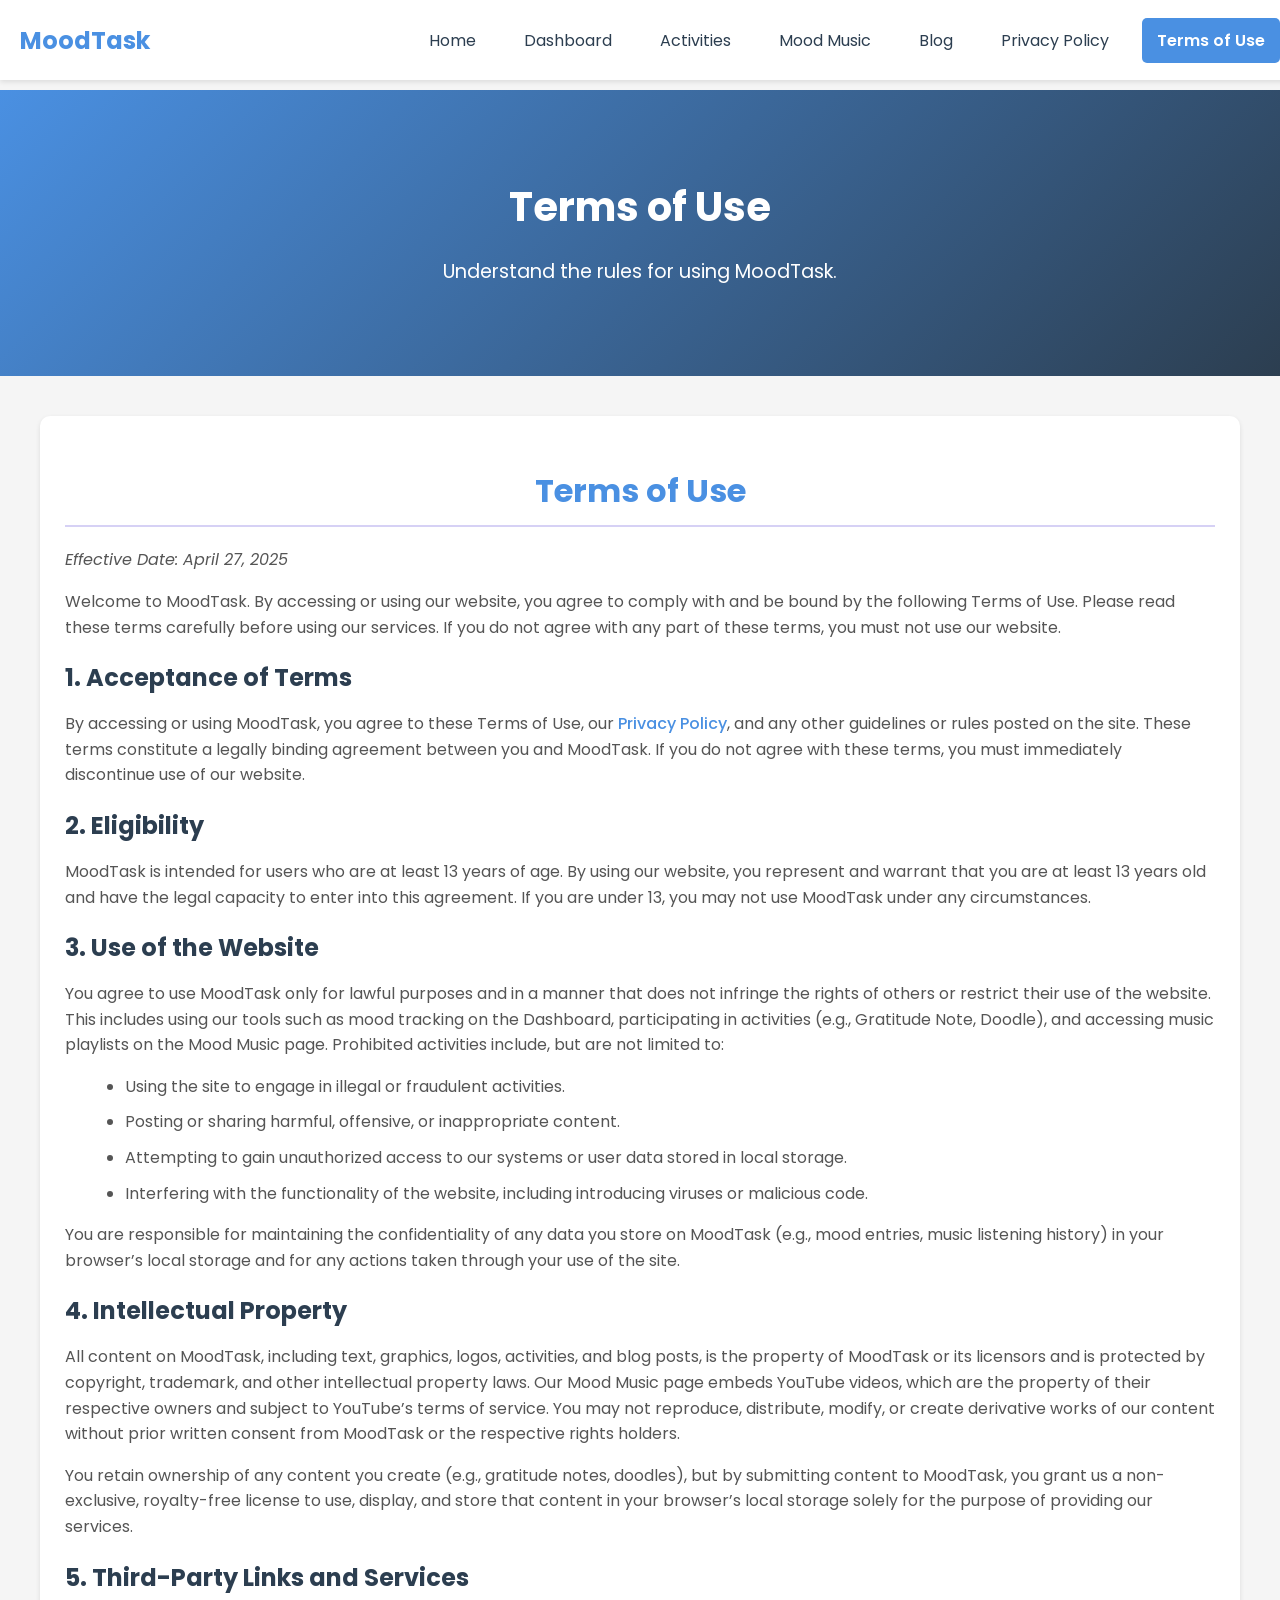
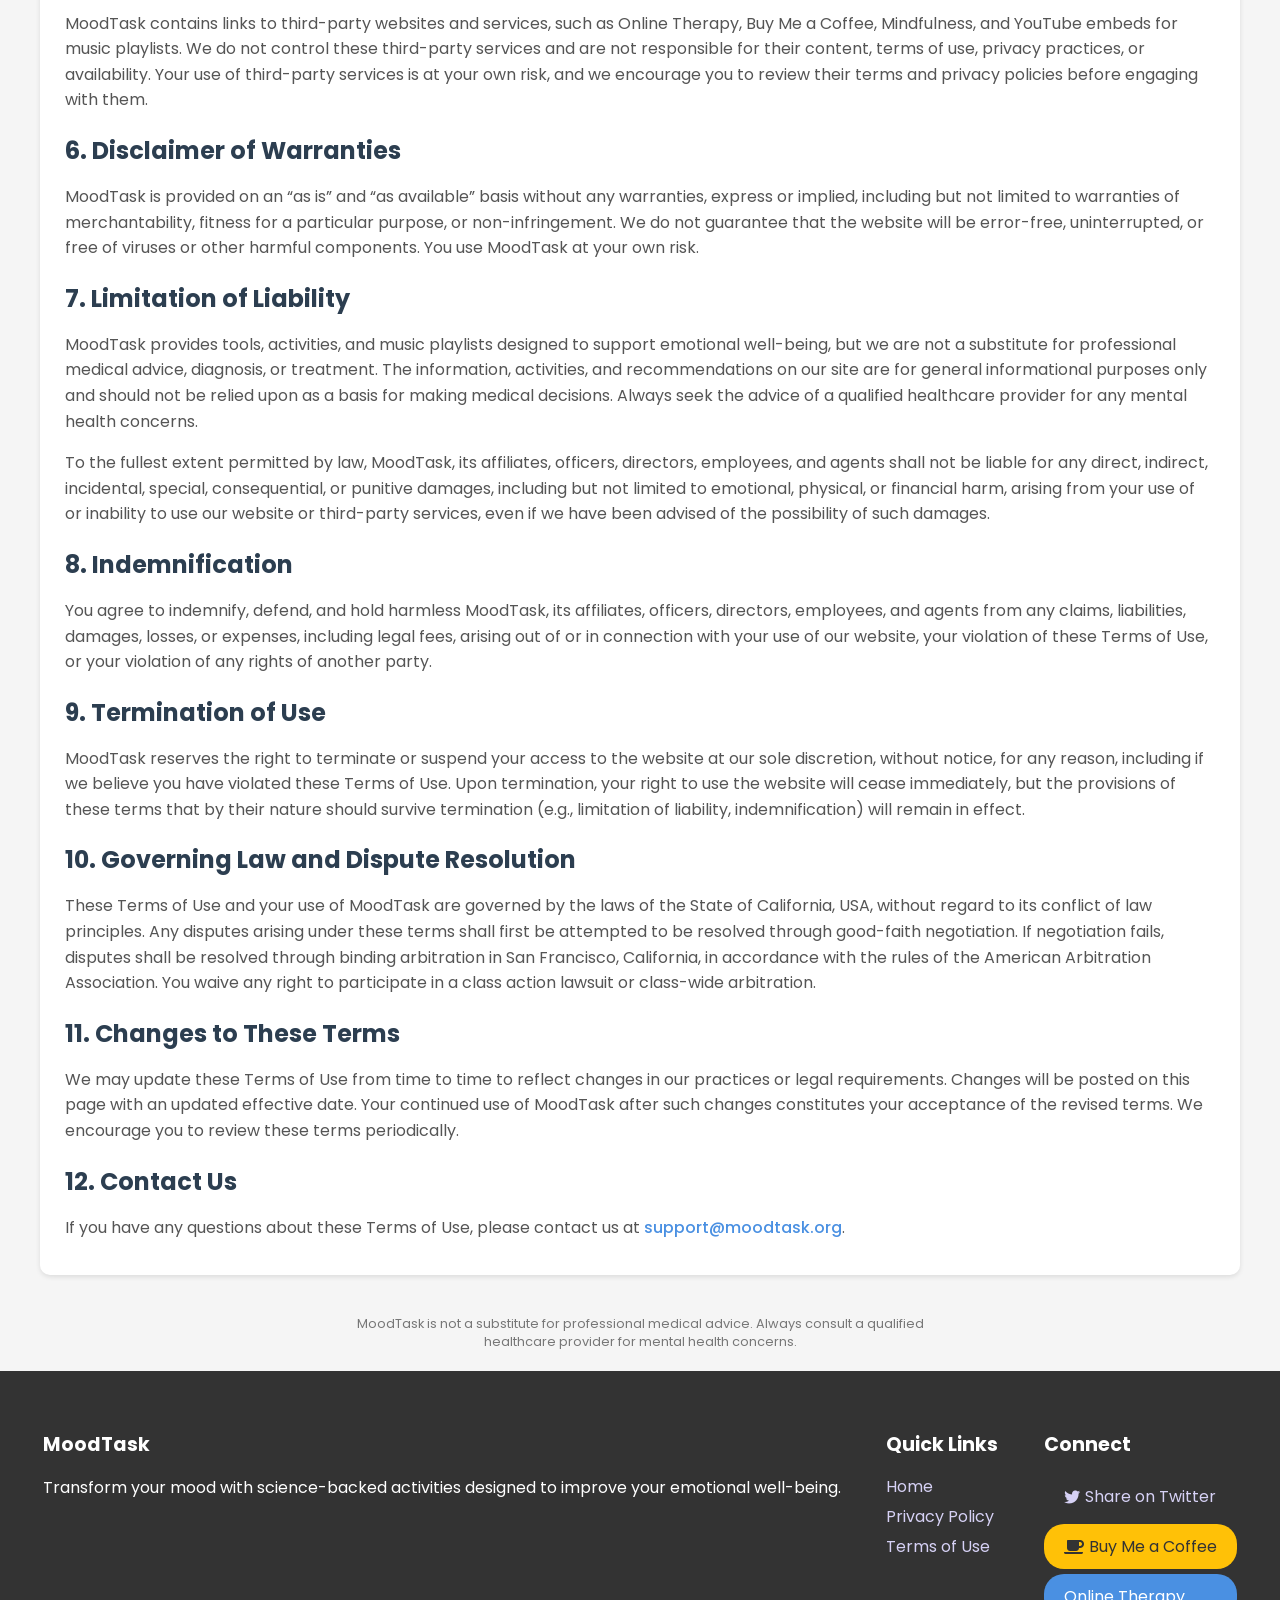
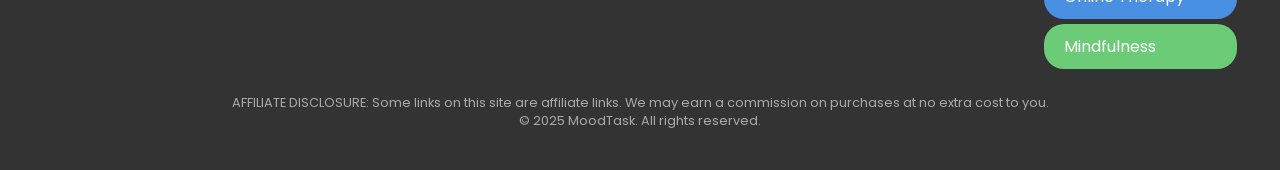
<file: terms.html>
<!DOCTYPE html>
<html lang="en">
<head>
    <meta charset="UTF-8">
    <meta name="viewport" content="width=device-width, initial-scale=1.0">
    <meta name="description" content="MoodTask Terms of Use - Understand the rules and conditions for using our platform.">
    <meta name="keywords" content="MoodTask, terms of use, user agreement, mental health, emotional well-being">
    <meta name="robots" content="index, follow">
    <meta name="author" content="MoodTask">
    <title>MoodTask - Terms of Use</title>
    <link rel="icon" type="image/x-icon" href="favicon.ico">
    <link href="https://fonts.googleapis.com/css2?family=Poppins:wght@300;400;500;600;700&display=swap" rel="stylesheet">
    <link rel="stylesheet" href="https://cdnjs.cloudflare.com/ajax/libs/font-awesome/5.15.4/css/all.min.css">
    <style>
        body {
            font-family: 'Poppins', sans-serif;
            background-color: #f5f5f5;
            margin: 0;
            padding: 0;
            color: #333;
            transition: background-color 0.3s ease;
        }
        .nav-bar {
            background-color: #fff;
            padding: 10px 20px;
            display: flex;
            justify-content: space-between;
            align-items: center;
            box-shadow: 0 2px 5px rgba(0,0,0,0.1);
            position: fixed;
            width: 100%;
            top: 0;
            z-index: 1000;
            max-width: 1400px;
            margin: 0 auto;
            left: 0;
            right: 0;
            height: 60px;
            backdrop-filter: blur(5px);
            background-color: rgba(255, 255, 255, 0.95);
        }
        .nav-bar .logo {
            font-size: 1.5em;
            font-weight: 700;
            color: #4A90E2;
        }
        .nav-bar .nav-links {
            display: flex;
            align-items: center;
            gap: 18px;
            padding-left: 30px;
            padding-right: 20px;
        }
        .nav-bar a {
            padding: 10px 15px;
            text-decoration: none;
            color: #2C3E50;
            font-weight: 400;
            transition: color 0.3s ease, background-color 0.3s ease, box-shadow 0.3s ease;
            border-radius: 5px;
        }
        .nav-bar a:hover {
            background-color: #f0f0f0;
            color: #2C3E50;
            box-shadow: 0 2px 5px rgba(0,0,0,0.1);
        }
        .nav-bar a.active {
            background-color: #4A90E2;
            color: white;
            font-weight: 600;
            transition: background-color 0.3s ease, color 0.3s ease;
        }
        .nav-bar .dropdown {
            position: relative;
            display: inline-block;
        }
        .nav-bar .dropdown-content {
            display: none;
            position: absolute;
            background-color: #fff;
            min-width: 160px;
            box-shadow: 0 8px 16px rgba(0,0,0,0.2);
            z-index: 1;
            border-radius: 5px;
            top: 100%;
            left: 0;
        }
        .nav-bar .dropdown-content a {
            color: #2C3E50;
            padding: 12px 16px;
            text-decoration: none;
            display: block;
            border-radius: 0;
        }
        .nav-bar .dropdown-content a:hover {
            background-color: #f0f0f0;
        }
        .nav-bar .dropdown:hover .dropdown-content {
            display: block;
        }
        .main-content {
            transition: opacity 0.5s ease;
            padding-top: 60px;
        }
        .main-content.fade-out {
            opacity: 0;
        }
        .main-content.fade-in {
            opacity: 1;
        }
        .hero {
            background: linear-gradient(135deg, #4A90E2, #2C3E50);
            color: white;
            padding: 60px 20px;
            text-align: center;
            position: relative;
        }
        .hero h1 {
            font-size: 2.5em;
            margin-bottom: 20px;
        }
        .hero p {
            font-size: 1.2em;
            margin-bottom: 30px;
        }
        .container {
            max-width: 1200px;
            margin: 20px auto;
            padding: 0 20px;
        }
        .terms-section {
            margin: 40px 0;
            background-color: #fff;
            padding: 25px;
            border-radius: 10px;
            box-shadow: 0 2px 5px rgba(0,0,0,0.1);
            opacity: 0;
            transform: translateY(10px);
            animation: fadeIn 0.5s ease forwards;
        }
        .terms-section h2.section-heading {
            font-size: 2em;
            margin-bottom: 20px;
            color: #4A90E2;
            border-bottom: 2px solid #D6D1F5;
            padding-bottom: 10px;
            text-align: center;
        }
        .terms-section h3 {
            font-size: 1.5em;
            margin: 20px 0 10px;
            color: #2C3E50;
        }
        .terms-section p, .terms-section li {
            font-size: 1em;
            color: #555;
            margin-bottom: 10px;
            line-height: 1.6;
        }
        .terms-section ul {
            list-style-type: disc;
            margin-left: 20px;
        }
        .terms-section a {
            color: #4A90E2;
            text-decoration: none;
            font-weight: 500;
        }
        .terms-section a:hover {
            text-decoration: underline;
        }
        .disclaimer {
            text-align: center;
            font-size: 0.8em;
            color: #777;
            margin: 20px auto;
            max-width: 600px;
        }
        .footer {
            background-color: #333;
            color: white;
            padding: 40px 20px;
            display: flex;
            justify-content: space-around;
            flex-wrap: wrap;
            text-align: left;
        }
        .footer h3 {
            margin-bottom: 15px;
            font-size: 1.2em;
        }
        .footer a {
            color: #D6D1F5;
            text-decoration: none;
            display: block;
            margin: 5px 0;
        }
        .footer a:hover {
            text-decoration: underline;
        }
        .footer .affiliate-note {
            font-size: 0.8em;
            color: #aaa;
            margin-top: 20px;
            text-align: center;
            width: 100%;
        }
        .footer .connect a {
            padding: 10px 20px;
            margin: 5px 0;
            border: none;
            border-radius: 20px;
            cursor: pointer;
            font-size: 1em;
            display: flex;
            align-items: center;
            gap: 5px;
            text-decoration: none;
        }
        .footer .connect .coffee {
            background-color: #FFC107;
            color: #333;
        }
        .footer .connect .therapy {
            background-color: #4A90E2;
            color: white;
        }
        .footer .connect .mindfulness {
            background-color: #6BCB77;
            color: white;
        }
        @keyframes fadeIn {
            from { opacity: 0; transform: translateY(10px); }
            to { opacity: 1; transform: translateY(0); }
        }
        @media (max-width: 600px) {
            .nav-bar {
                flex-direction: column;
                gap: 8px;
                padding: 10px 20px;
                height: auto;
                min-height: 120px;
            }
            .nav-bar .nav-links {
                flex-direction: column;
                gap: 8px;
                align-items: center;
                width: 100%;
                padding-left: 0;
                padding-right: 0;
            }
            .nav-bar a {
                padding: 8px 20px;
                width: 100%;
                text-align: center;
                box-sizing: border-box;
            }
            .nav-bar .dropdown {
                width: 100%;
            }
            .nav-bar .dropdown-content {
                width: 100%;
                left: 0;
            }
            .main-content {
                padding-top: 130px;
            }
            .hero {
                padding: 40px 15px;
            }
            .hero h1 {
                font-size: 1.8em;
            }
            .hero p {
                font-size: 1em;
            }
            .container {
                padding: 0 15px;
            }
            .terms-section {
                padding: 20px;
                margin: 20px 0;
            }
            .terms-section h2.section-heading {
                font-size: 1.8em;
            }
            .terms-section h3 {
                font-size: 1.3em;
            }
            .terms-section p, .terms-section li {
                font-size: 0.95em;
            }
        }
    </style>
</head>
<body>
    <div class="nav-bar">
        <div class="logo">MoodTask</div>
        <div class="nav-links">
            <a href="index.html">Home</a>
            <a href="calendar.html">Dashboard</a>
            <div class="dropdown">
                <a href="activities.html">Activities</a>
                <div class="dropdown-content">
                    <a href="activities.html#breathing">Breathing</a>
                    <a href="activities.html#soundscape">Soundscape</a>
                    <a href="activities.html#punching">Punching Bag</a>
                    <a href="activities.html#stretch">Stretch</a>
                    <a href="activities.html#doodle">Doodle</a>
                    <a href="activities.html#dance">Dance</a>
                    <a href="activities.html#color-focus">Color Focus</a>
                    <a href="activities.html#worry">Worry</a>
                    <a href="activities.html#gratitude">Gratitude</a>
                </div>
            </div>
            <a href="music.html">Mood Music</a>
            <a href="blog.html">Blog</a>
            <a href="privacy.html">Privacy Policy</a>
            <a href="terms.html" class="active">Terms of Use</a>
        </div>
    </div>
    <div class="main-content fade-in">
        <div class="hero">
            <h1>Terms of Use</h1>
            <p>Understand the rules for using MoodTask.</p>
        </div>
        <div class="container">
            <div class="terms-section">
                <h2 class="section-heading">Terms of Use</h2>
                <p><em>Effective Date: April 27, 2025</em></p>
                <p>Welcome to MoodTask. By accessing or using our website, you agree to comply with and be bound by the following Terms of Use. Please read these terms carefully before using our services. If you do not agree with any part of these terms, you must not use our website.</p>

                <h3>1. Acceptance of Terms</h3>
                <p>By accessing or using MoodTask, you agree to these Terms of Use, our <a href="privacy.html">Privacy Policy</a>, and any other guidelines or rules posted on the site. These terms constitute a legally binding agreement between you and MoodTask. If you do not agree with these terms, you must immediately discontinue use of our website.</p>

                <h3>2. Eligibility</h3>
                <p>MoodTask is intended for users who are at least 13 years of age. By using our website, you represent and warrant that you are at least 13 years old and have the legal capacity to enter into this agreement. If you are under 13, you may not use MoodTask under any circumstances.</p>

                <h3>3. Use of the Website</h3>
                <p>You agree to use MoodTask only for lawful purposes and in a manner that does not infringe the rights of others or restrict their use of the website. This includes using our tools such as mood tracking on the Dashboard, participating in activities (e.g., Gratitude Note, Doodle), and accessing music playlists on the Mood Music page. Prohibited activities include, but are not limited to:</p>
                <ul>
                    <li>Using the site to engage in illegal or fraudulent activities.</li>
                    <li>Posting or sharing harmful, offensive, or inappropriate content.</li>
                    <li>Attempting to gain unauthorized access to our systems or user data stored in local storage.</li>
                    <li>Interfering with the functionality of the website, including introducing viruses or malicious code.</li>
                </ul>
                <p>You are responsible for maintaining the confidentiality of any data you store on MoodTask (e.g., mood entries, music listening history) in your browser’s local storage and for any actions taken through your use of the site.</p>

                <h3>4. Intellectual Property</h3>
                <p>All content on MoodTask, including text, graphics, logos, activities, and blog posts, is the property of MoodTask or its licensors and is protected by copyright, trademark, and other intellectual property laws. Our Mood Music page embeds YouTube videos, which are the property of their respective owners and subject to YouTube’s terms of service. You may not reproduce, distribute, modify, or create derivative works of our content without prior written consent from MoodTask or the respective rights holders.</p>
                <p>You retain ownership of any content you create (e.g., gratitude notes, doodles), but by submitting content to MoodTask, you grant us a non-exclusive, royalty-free license to use, display, and store that content in your browser’s local storage solely for the purpose of providing our services.</p>

                <h3>5. Third-Party Links and Services</h3>
                <p>MoodTask contains links to third-party websites and services, such as Online Therapy, Buy Me a Coffee, Mindfulness, and YouTube embeds for music playlists. We do not control these third-party services and are not responsible for their content, terms of use, privacy practices, or availability. Your use of third-party services is at your own risk, and we encourage you to review their terms and privacy policies before engaging with them.</p>

                <h3>6. Disclaimer of Warranties</h3>
                <p>MoodTask is provided on an “as is” and “as available” basis without any warranties, express or implied, including but not limited to warranties of merchantability, fitness for a particular purpose, or non-infringement. We do not guarantee that the website will be error-free, uninterrupted, or free of viruses or other harmful components. You use MoodTask at your own risk.</p>

                <h3>7. Limitation of Liability</h3>
                <p>MoodTask provides tools, activities, and music playlists designed to support emotional well-being, but we are not a substitute for professional medical advice, diagnosis, or treatment. The information, activities, and recommendations on our site are for general informational purposes only and should not be relied upon as a basis for making medical decisions. Always seek the advice of a qualified healthcare provider for any mental health concerns.</p>
                <p>To the fullest extent permitted by law, MoodTask, its affiliates, officers, directors, employees, and agents shall not be liable for any direct, indirect, incidental, special, consequential, or punitive damages, including but not limited to emotional, physical, or financial harm, arising from your use of or inability to use our website or third-party services, even if we have been advised of the possibility of such damages.</p>

                <h3>8. Indemnification</h3>
                <p>You agree to indemnify, defend, and hold harmless MoodTask, its affiliates, officers, directors, employees, and agents from any claims, liabilities, damages, losses, or expenses, including legal fees, arising out of or in connection with your use of our website, your violation of these Terms of Use, or your violation of any rights of another party.</p>

                <h3>9. Termination of Use</h3>
                <p>MoodTask reserves the right to terminate or suspend your access to the website at our sole discretion, without notice, for any reason, including if we believe you have violated these Terms of Use. Upon termination, your right to use the website will cease immediately, but the provisions of these terms that by their nature should survive termination (e.g., limitation of liability, indemnification) will remain in effect.</p>

                <h3>10. Governing Law and Dispute Resolution</h3>
                <p>These Terms of Use and your use of MoodTask are governed by the laws of the State of California, USA, without regard to its conflict of law principles. Any disputes arising under these terms shall first be attempted to be resolved through good-faith negotiation. If negotiation fails, disputes shall be resolved through binding arbitration in San Francisco, California, in accordance with the rules of the American Arbitration Association. You waive any right to participate in a class action lawsuit or class-wide arbitration.</p>

                <h3>11. Changes to These Terms</h3>
                <p>We may update these Terms of Use from time to time to reflect changes in our practices or legal requirements. Changes will be posted on this page with an updated effective date. Your continued use of MoodTask after such changes constitutes your acceptance of the revised terms. We encourage you to review these terms periodically.</p>

                <h3>12. Contact Us</h3>
                <p>If you have any questions about these Terms of Use, please contact us at <a href="mailto:support@moodtask.org">support@moodtask.org</a>.</p>
            </div>
            <div class="disclaimer">
                MoodTask is not a substitute for professional medical advice. Always consult a qualified healthcare provider for mental health concerns.
            </div>
        </div>
        <div class="footer">
            <div>
                <h3>MoodTask</h3>
                <p>Transform your mood with science-backed activities designed to improve your emotional well-being.</p>
            </div>
            <div>
                <h3>Quick Links</h3>
                <a href="index.html">Home</a>
                <a href="privacy.html">Privacy Policy</a>
                <a href="terms.html">Terms of Use</a>
            </div>
            <div class="connect">
                <h3>Connect</h3>
                <a href="https://twitter.com/share?url=https://moodtask.org"><i class="fab fa-twitter"></i> Share on Twitter</a>
                <a href="https://www.buymeacoffee.com/moodtask" class="coffee"><i class="fas fa-coffee"></i> Buy Me a Coffee</a>
                <a href="https://www.online-therapy.com/?aff_id=12345" class="therapy">Online Therapy</a>
                <a href="https://www.mindfulness.com/?aff_id=67890" class="mindfulness">Mindfulness</a>
            </div>
            <div class="affiliate-note">
                AFFILIATE DISCLOSURE: Some links on this site are affiliate links. We may earn a commission on purchases at no extra cost to you.<br>
                © 2025 MoodTask. All rights reserved.
            </div>
        </div>
    </div>
    <script>
        function adjustMainContentPadding() {
            const navBar = document.querySelector('.nav-bar');
            const mainContent = document.querySelector('.main-content');
            if (navBar && mainContent) {
                const navHeight = navBar.offsetHeight;
                mainContent.style.paddingTop = `${navHeight + 10}px`;
            }
        }

        document.addEventListener('DOMContentLoaded', () => {
            const navLinks = document.querySelectorAll('.nav-bar .nav-links a');
            const mainContent = document.querySelector('.main-content');

            mainContent.classList.add('fade-in');
            adjustMainContentPadding();

            navLinks.forEach(link => {
                link.addEventListener('click', (e) => {
                    if (link.classList.contains('active') || link.parentElement.classList.contains('dropdown')) return;
                    e.preventDefault();
                    mainContent.classList.remove('fade-in');
                    mainContent.classList.add('fade-out');
                    setTimeout(() => {
                        window.location.href = link.href;
                    }, 500);
                });
            });

            window.addEventListener('resize', adjustMainContentPadding);
        });
    </script>
</body>
</html>
</file>
